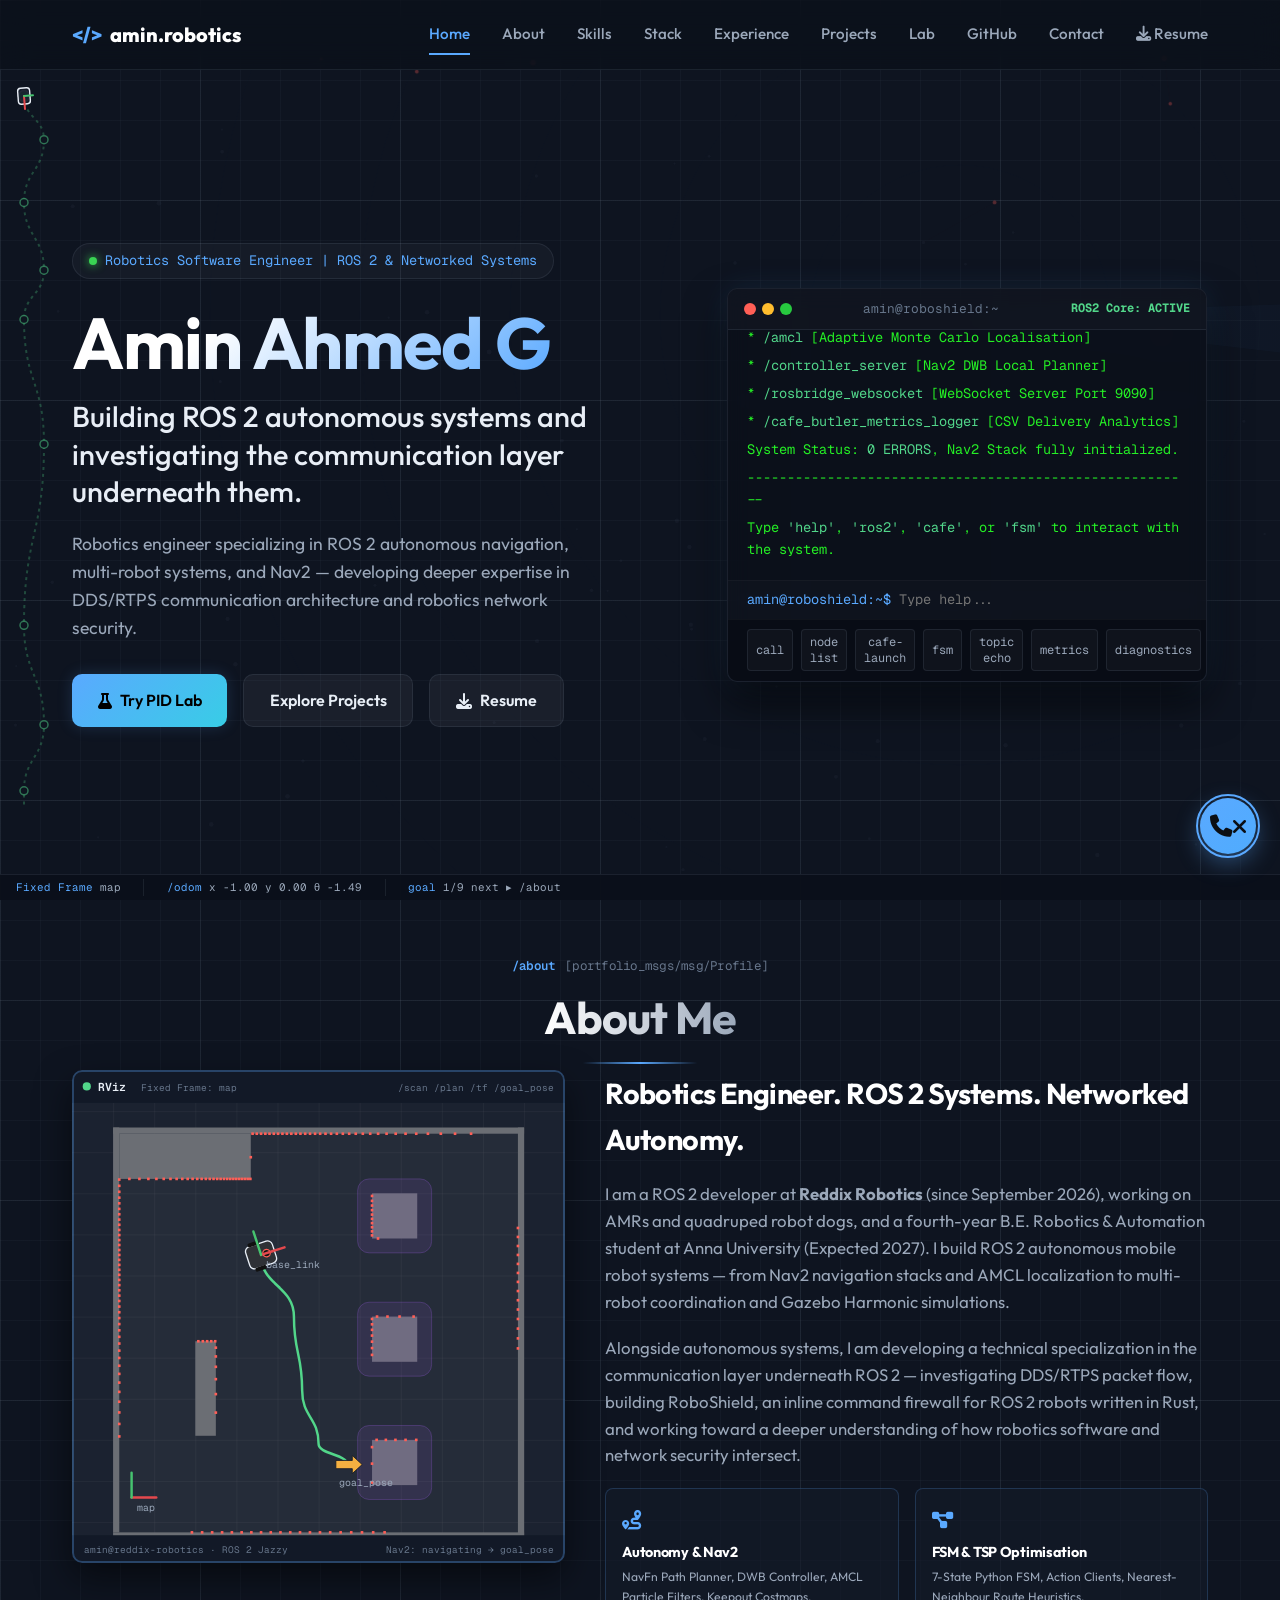
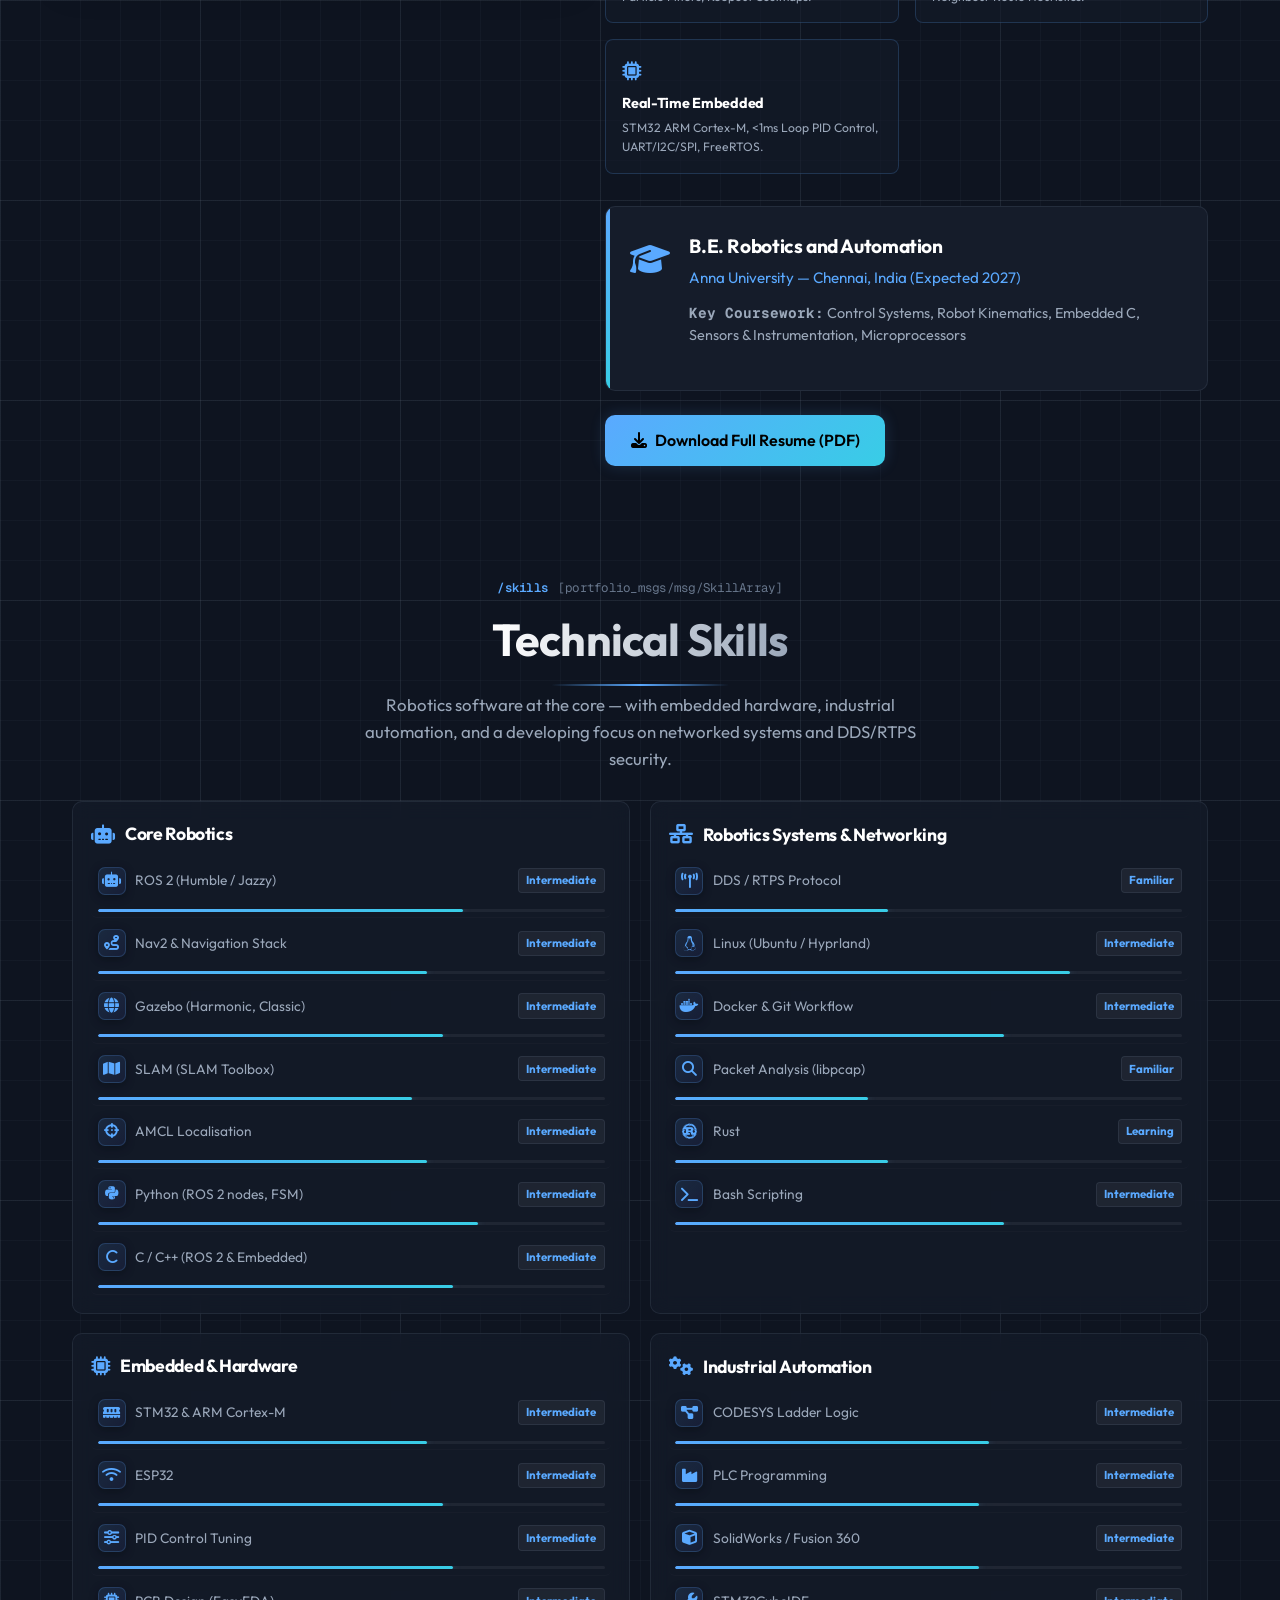
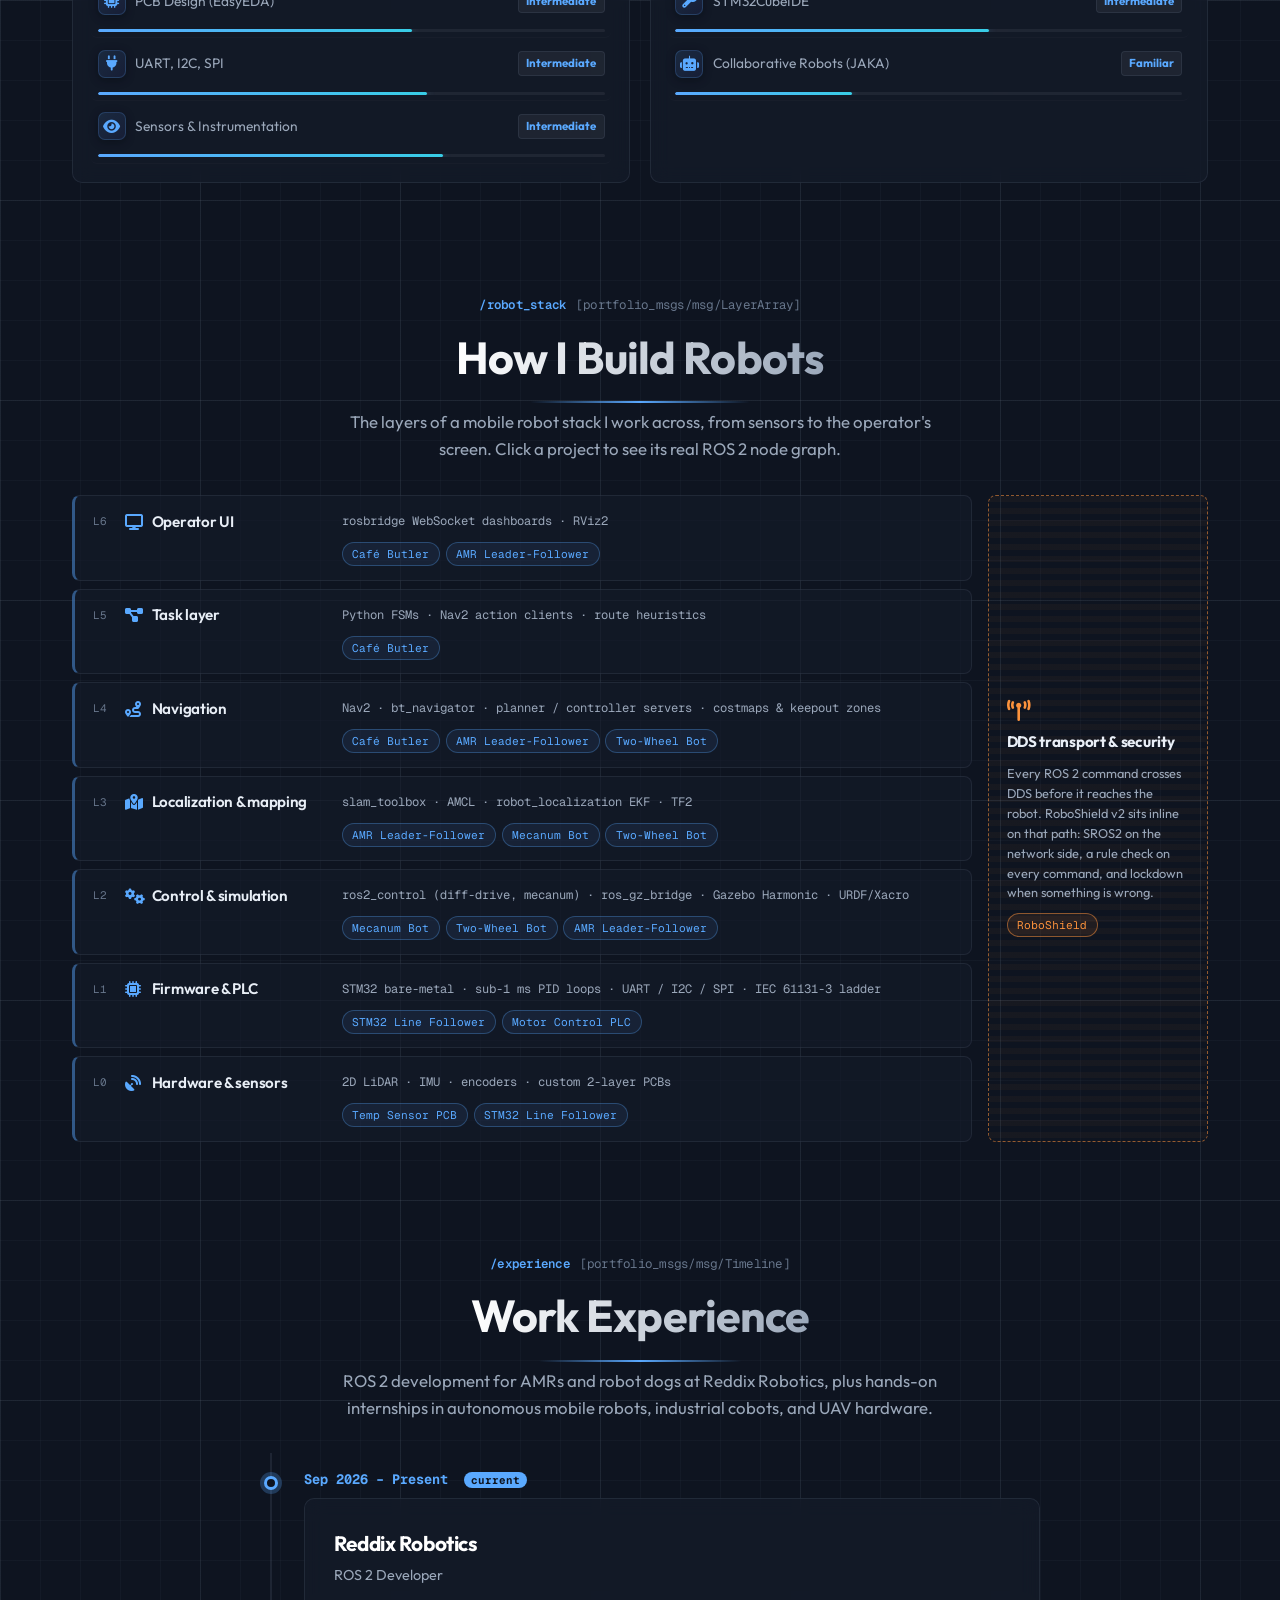
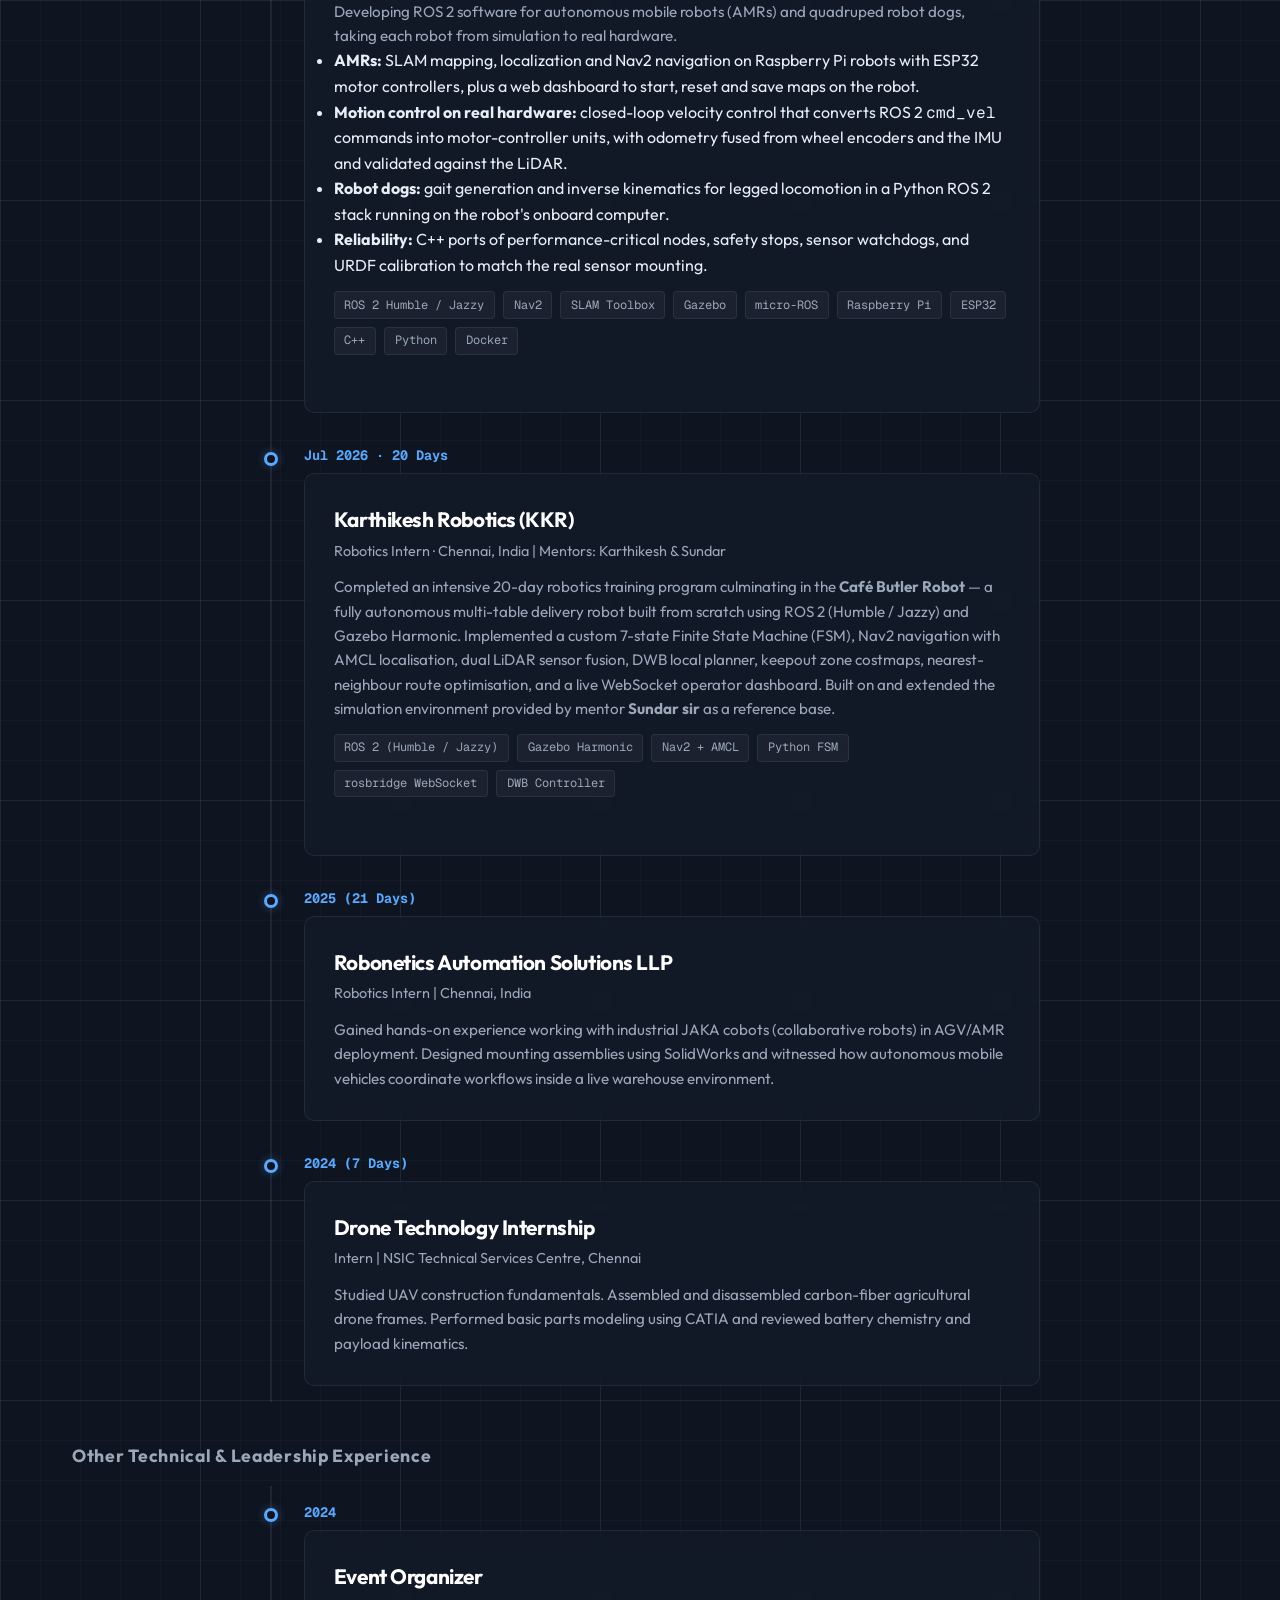
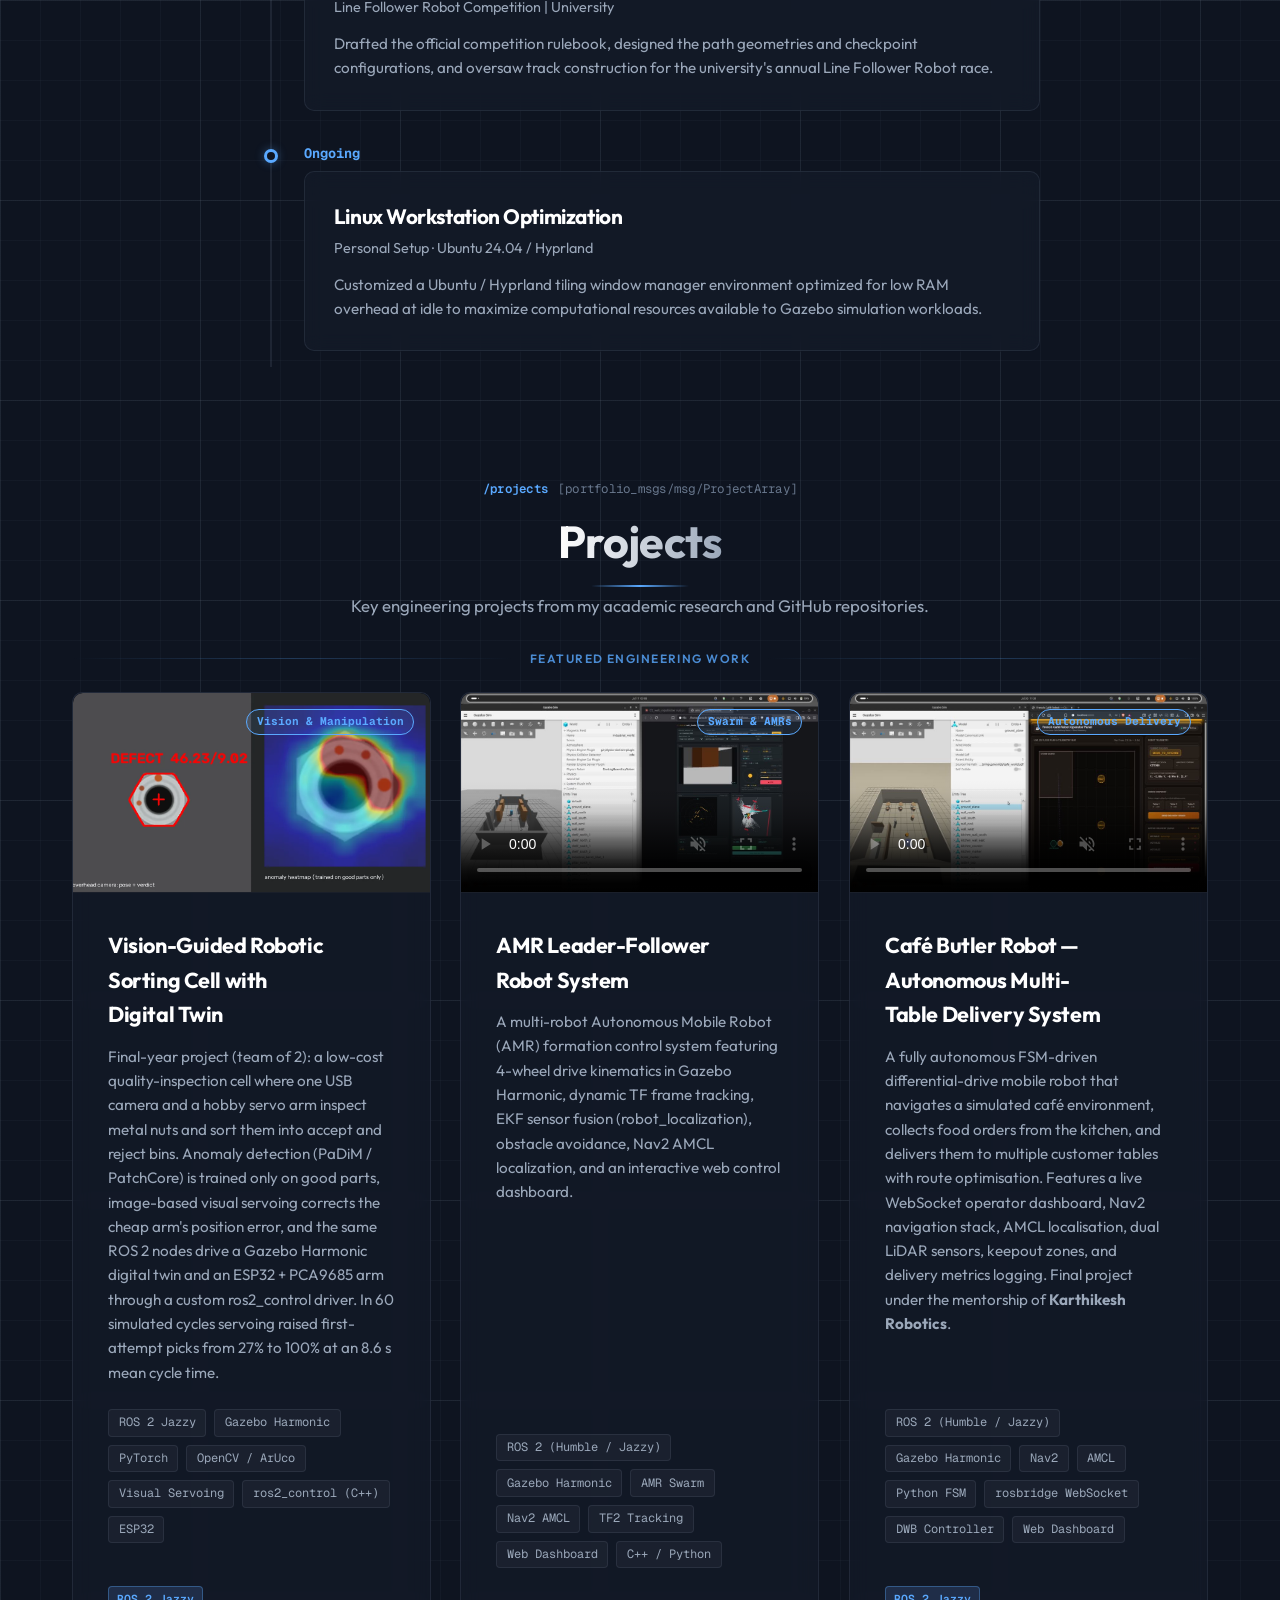
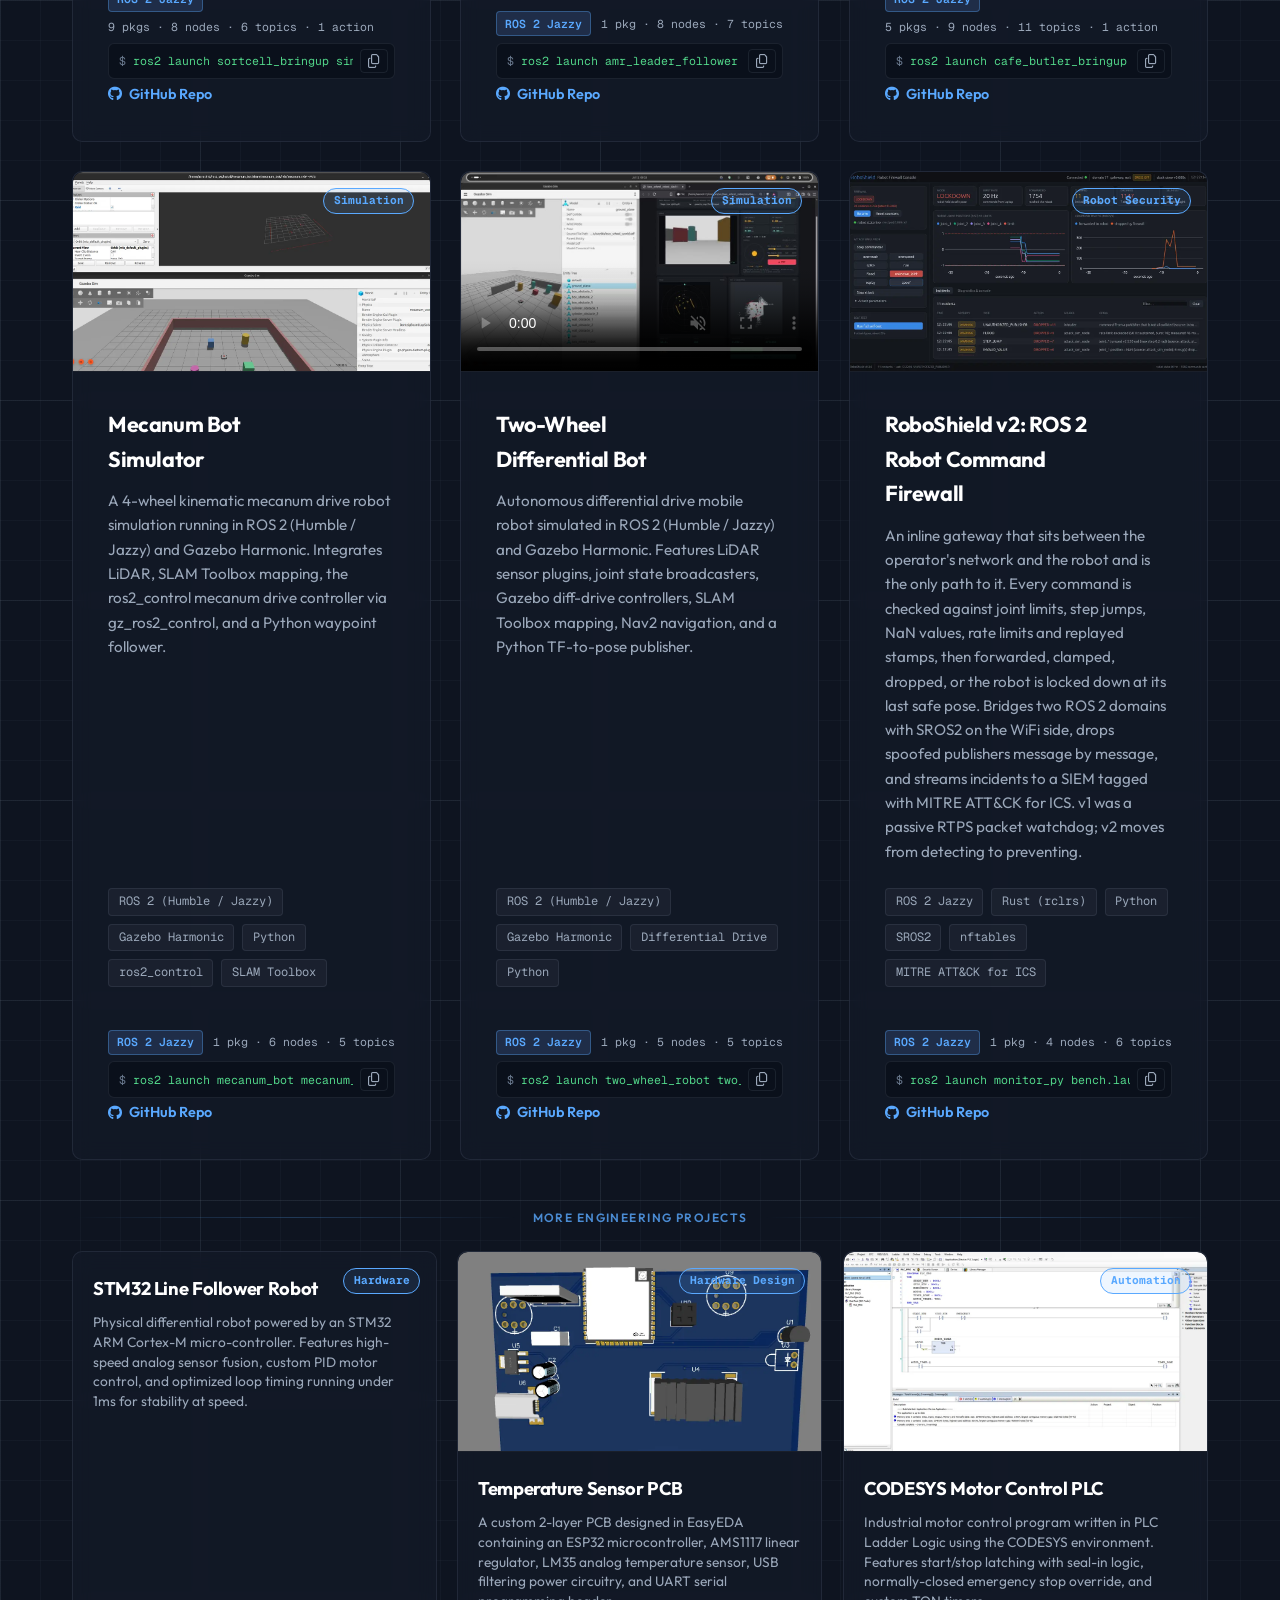
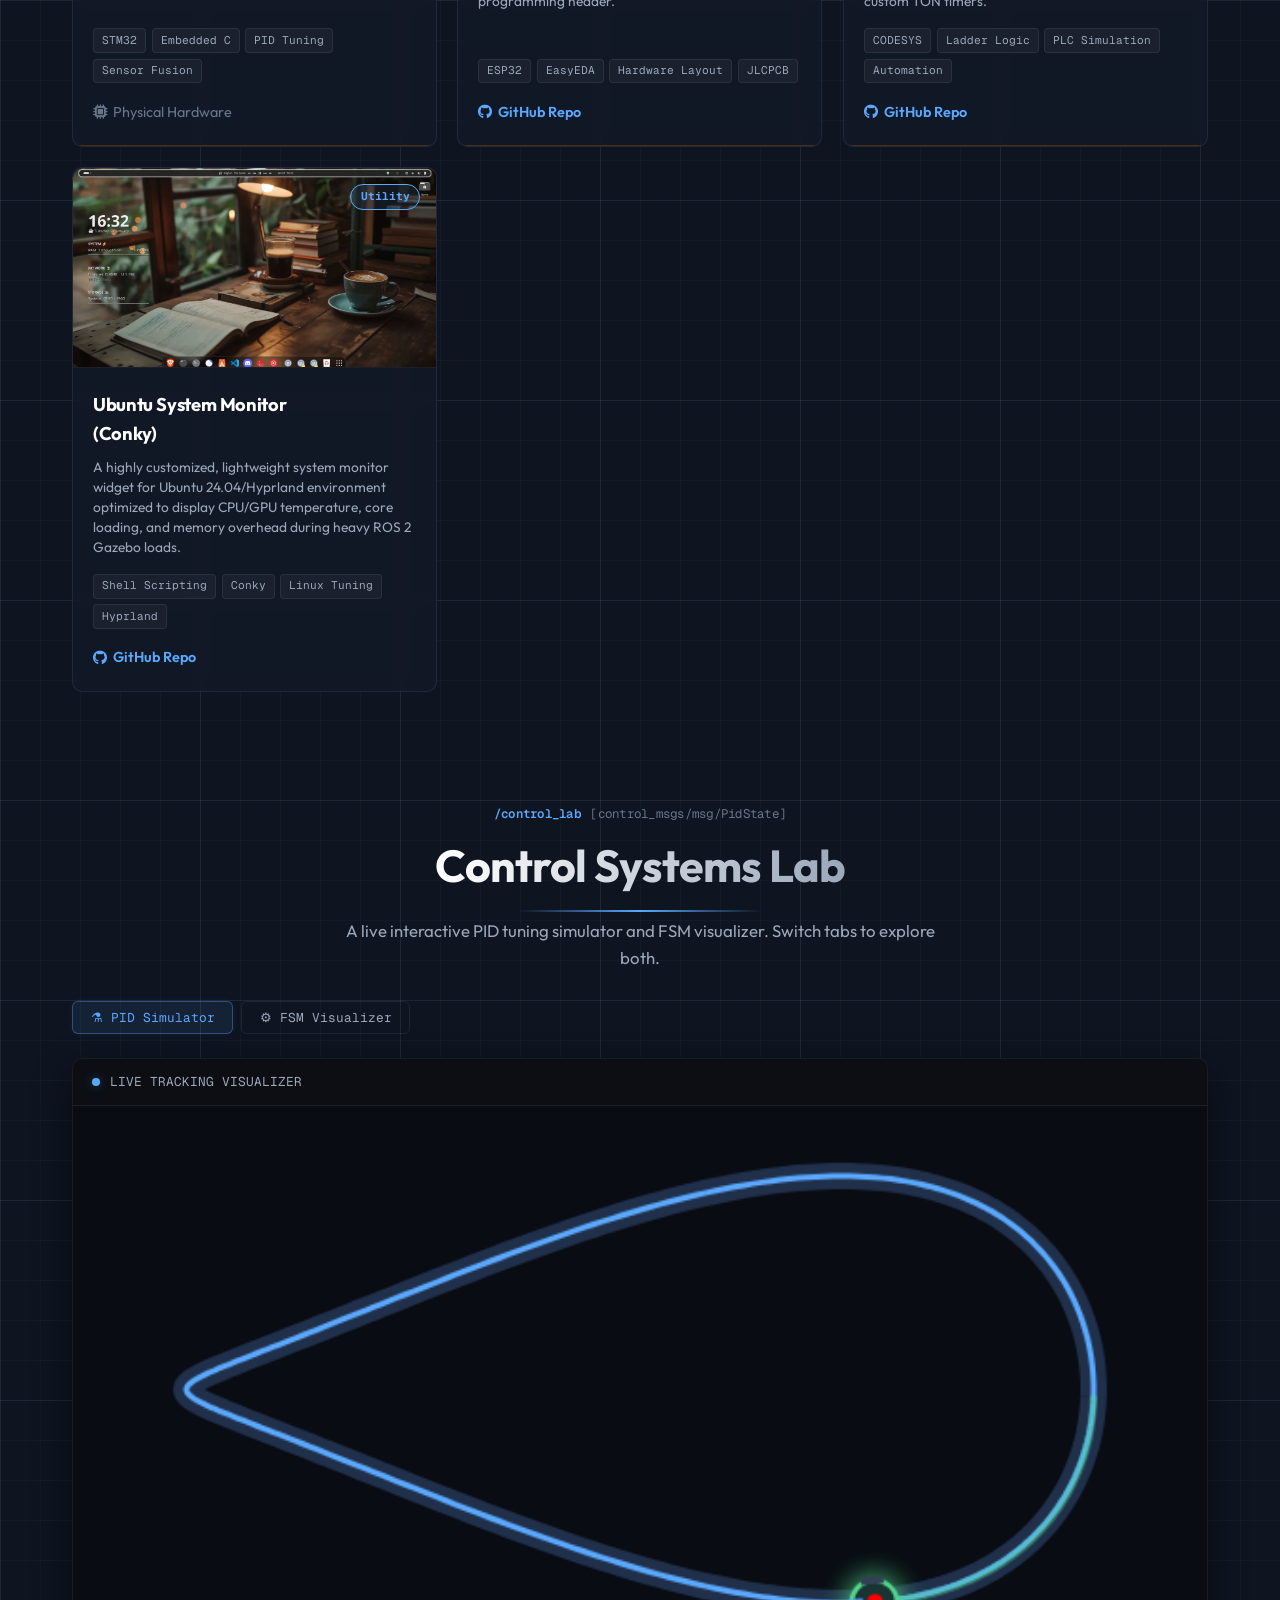
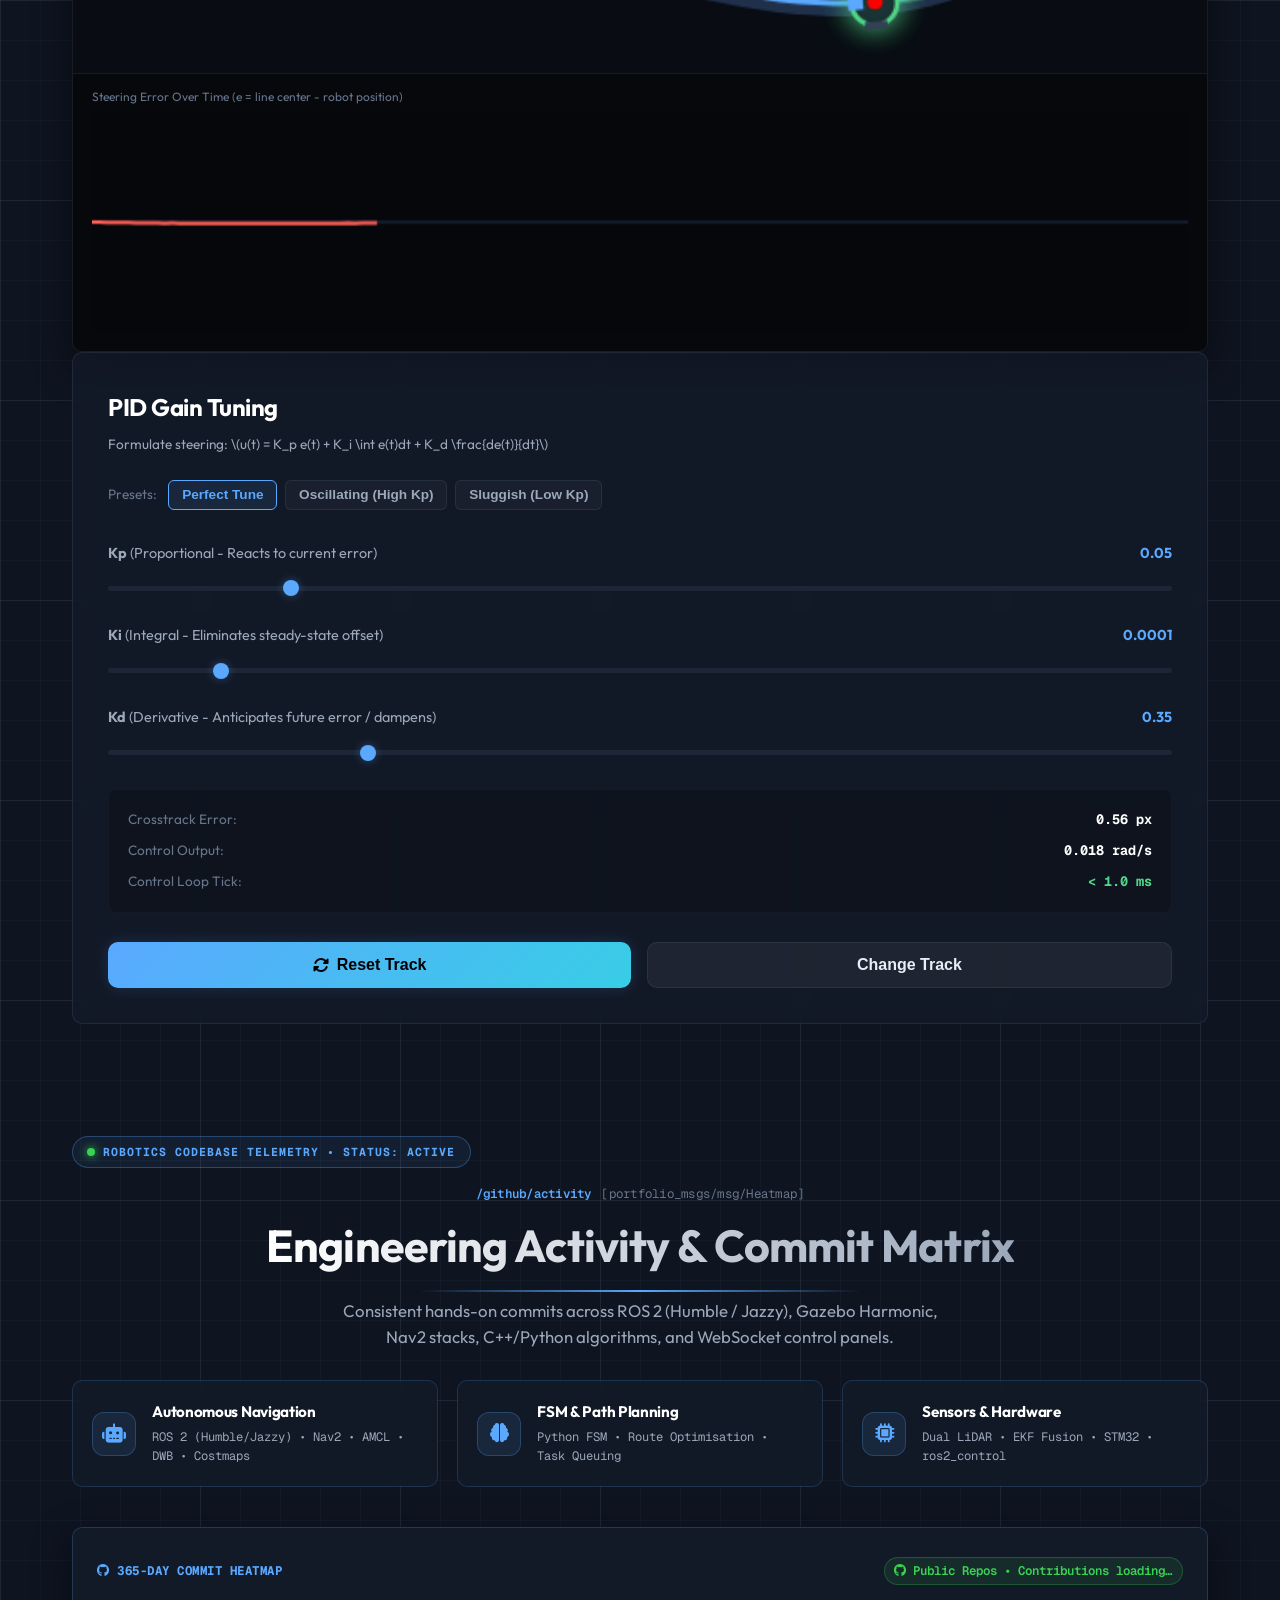
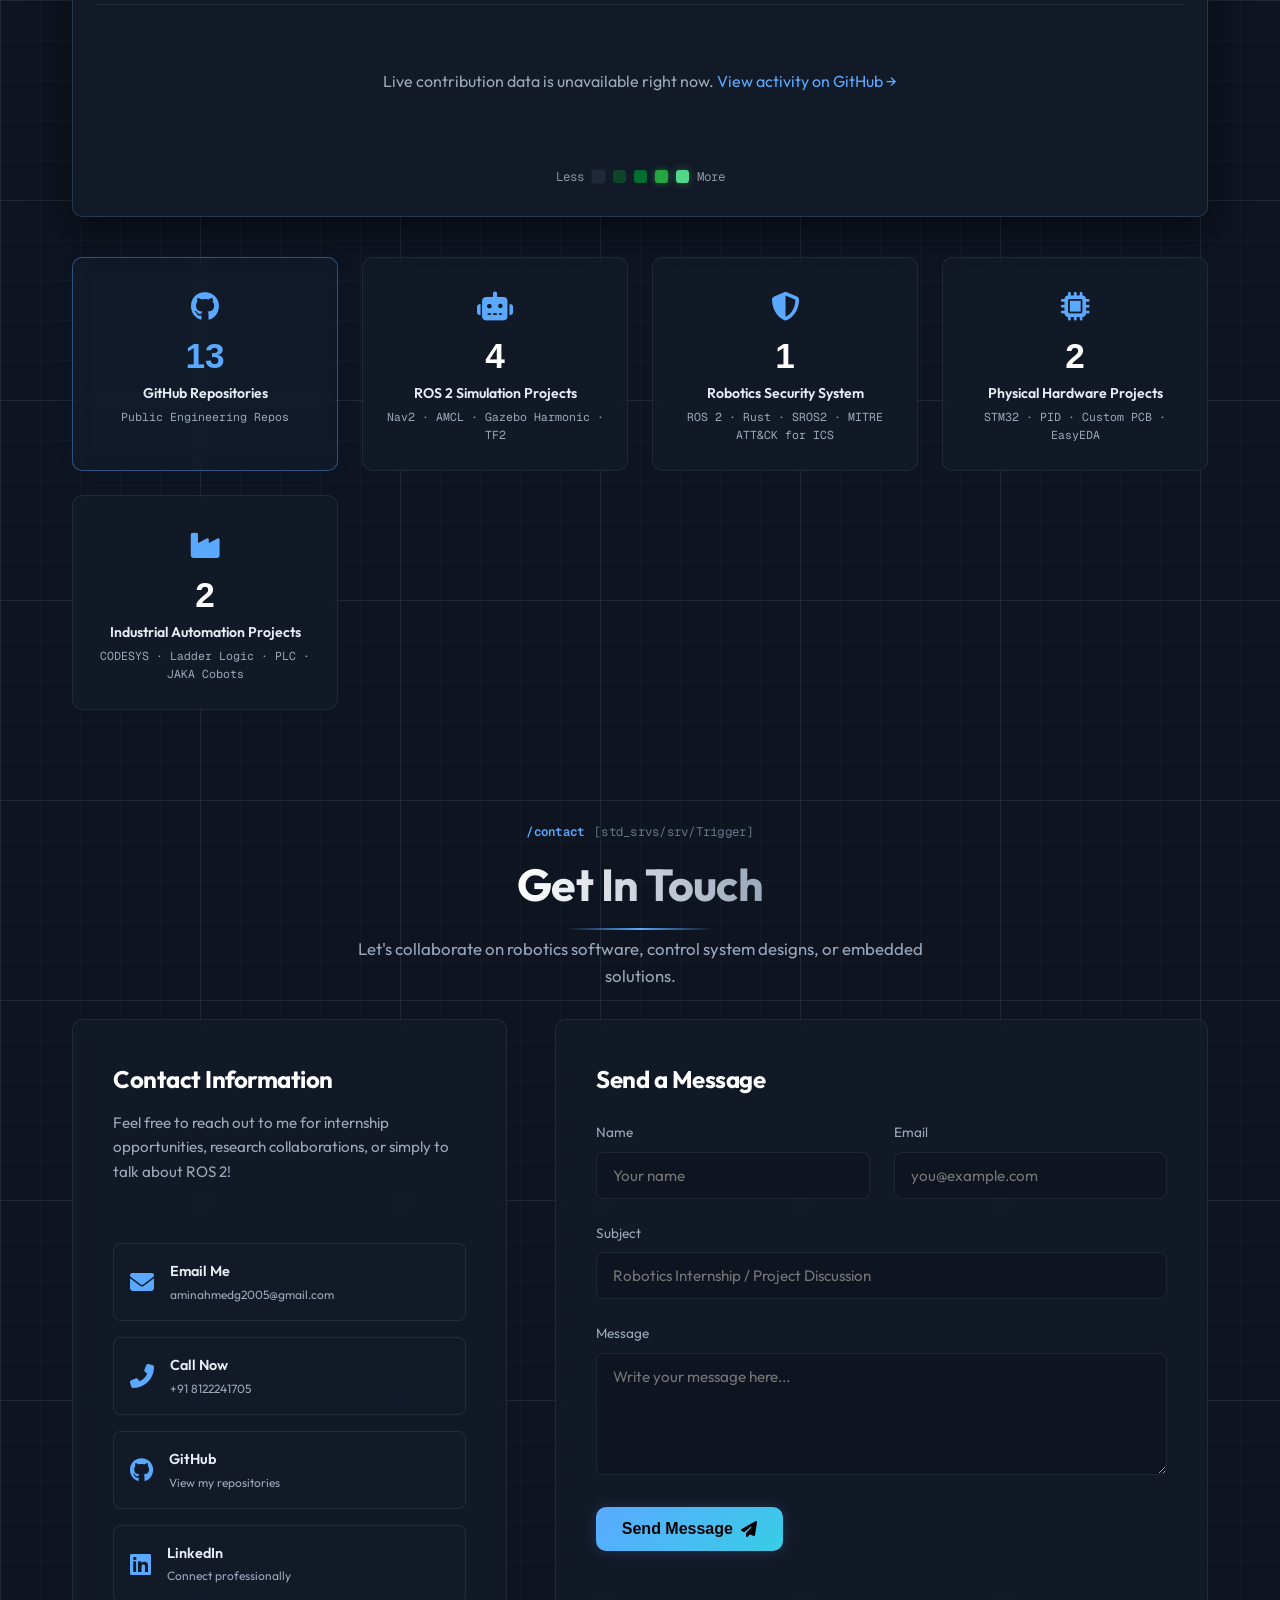
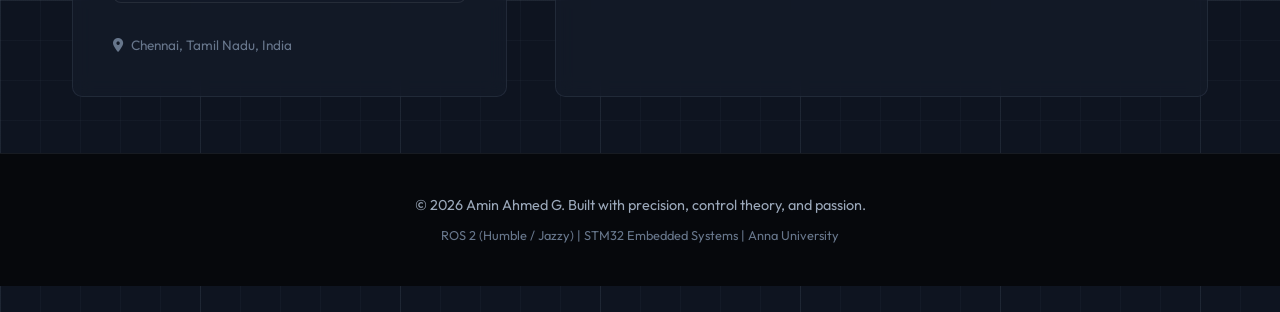
<file: index.html>
<!DOCTYPE html>
<html lang="en">
<head>
  <meta charset="UTF-8">
  <meta name="viewport" content="width=device-width, initial-scale=1.0">
  <title>Amin Ahmed G | Robotics Software Engineer | ROS 2 &amp; Networked Systems</title>
  <meta name="description" content="Portfolio of Amin Ahmed G - Robotics Software Engineer specializing in ROS 2 autonomous systems, Nav2, multi-robot systems, and developing expertise in DDS/RTPS communication and robotics network security. B.E. Robotics &amp; Automation, Anna University.">
  
  <!-- SEO & Open Graph -->
  <meta property="og:title" content="Amin Ahmed G | Robotics Software Engineer | ROS 2 &amp; Networked Systems">
  <meta property="og:description" content="Robotics Software Engineer specializing in ROS 2 autonomous systems, Nav2, and DDS/RTPS communication &amp; security layers.">
  <meta property="og:type" content="website">
  <meta property="og:url" content="https://amin-ahmed-g.github.io/Protofolio/">
  <meta property="og:image" content="https://amin-ahmed-g.github.io/Protofolio/images/og_preview.jpg">
  <meta name="twitter:card" content="summary_large_image">
  <meta property="og:image:width" content="1200">
  <meta property="og:image:height" content="670">
  <link rel="canonical" href="https://amin-ahmed-g.github.io/Protofolio/">
  <meta name="theme-color" content="#0e1420">
  <script type="application/ld+json">
  {
    "@context": "https://schema.org",
    "@type": "Person",
    "name": "Amin Ahmed G",
    "jobTitle": "ROS 2 Developer",
    "worksFor": { "@type": "Organization", "name": "Reddix Robotics" },
    "url": "https://amin-ahmed-g.github.io/Protofolio/",
    "alumniOf": { "@type": "CollegeOrUniversity", "name": "Anna University" },
    "address": { "@type": "PostalAddress", "addressLocality": "Chennai", "addressCountry": "IN" },
    "knowsAbout": ["ROS 2", "Nav2", "Gazebo", "SLAM", "DDS/RTPS", "STM32", "PID control", "C++", "Python", "Rust", "Computer vision", "Anomaly detection", "Visual servoing", "MoveIt 2"],
    "sameAs": ["https://github.com/Amin-Ahmed-G", "https://www.linkedin.com/in/amin-ahmed-g/"]
  }
  </script>
  
  <!-- Favicon -->
  <link rel="icon" type="image/svg+xml" href="favicon.svg">
  
  <!-- Fonts -->
  <link rel="preconnect" href="https://fonts.googleapis.com">
  <link rel="preconnect" href="https://fonts.gstatic.com" crossorigin>
  <link href="https://fonts.googleapis.com/css2?family=Geist+Mono:wght@300;400;600;700&family=Outfit:wght@300;400;500;600;700;800&display=swap" rel="stylesheet">
  
  <!-- Stylesheets -->
  <link rel="stylesheet" href="styles.css?v=45b59cda">
  
  <!-- FontAwesome for custom icons -->
  <link rel="stylesheet" href="https://cdnjs.cloudflare.com/ajax/libs/font-awesome/6.4.0/css/all.min.css">
</head>
<body class="dark-theme">
  <!-- Interactive Lidar Point Cloud Background Canvas -->
  <canvas id="lidar-bg-canvas"></canvas>

  <!-- Navigation -->
  <header class="navbar" id="main-nav">
    <div class="nav-container">
      <a href="#home" class="logo">
        <span class="logo-icon">&lt;/&gt;</span>
        <span class="logo-text">amin.robotics</span>
      </a>
      <button class="nav-toggle" id="nav-toggle-btn" aria-label="Toggle navigation menu">
        <span class="bar"></span>
        <span class="bar"></span>
        <span class="bar"></span>
      </button>
      <nav class="nav-menu" id="nav-menu-list">
        <a href="#home" class="nav-link active">Home</a>
        <a href="#about" class="nav-link">About</a>
        <a href="#skills" class="nav-link">Skills</a>
        <a href="#architecture" class="nav-link">Stack</a>
        <a href="#experience" class="nav-link">Experience</a>
        <a href="#projects" class="nav-link">Projects</a>
        <a href="#pid-lab" class="nav-link">Lab</a>
        <a href="#github" class="nav-link">GitHub</a>
        <a href="#contact" class="nav-link">Contact</a>
        <a href="resume.pdf" download class="nav-link"><i class="fa-solid fa-download"></i> Resume</a>
      </nav>
    </div>
  </header>

  <main>
    <!-- Hero Section -->
    <section id="home" class="hero-section">
      <div class="hero-container">
        <div class="hero-content">
          <div class="badge">
            <span class="pulse-dot"></span> Robotics Software Engineer | ROS 2 &amp; Networked Systems
          </div>
          <h1>Amin Ahmed G</h1>
          <p class="tagline">Building ROS 2 autonomous systems and investigating the communication layer underneath them.</p>
          <p class="hero-description">
            Robotics engineer specializing in ROS 2 autonomous navigation, multi-robot systems, and Nav2 — developing deeper expertise in DDS/RTPS communication architecture and robotics network security.
          </p>
          <div class="hero-ctas">
            <a href="#pid-lab" class="btn btn-primary"><i class="fa-solid fa-flask"></i> Try PID Lab</a>
            <a href="#projects" class="btn btn-secondary">Explore Projects</a>
            <a href="resume.pdf" download class="btn btn-secondary"><i class="fa-solid fa-download"></i> Resume</a>
          </div>
        </div>
        
        <!-- Interactive Terminal -->
        <div class="hero-terminal">
          <div class="terminal-window" id="interactive-terminal">
            <div class="terminal-header">
              <div class="window-buttons">
                <span class="win-btn close"></span>
                <span class="win-btn minimize"></span>
                <span class="win-btn maximize"></span>
              </div>
              <div class="terminal-title">amin@roboshield:~</div>
              <div class="terminal-status">ROS2 Core: ACTIVE</div>
            </div>
            <div class="terminal-body" id="terminal-screen">
              <!-- Animated terminal text will load here -->
            </div>
            <div class="terminal-input-line">
              <span class="prompt">amin@roboshield:~$</span>
              <input type="text" id="terminal-input" autocomplete="off" placeholder="Type help..." aria-label="Terminal input command">
            </div>
                        <div class="terminal-presets">
              <button class="preset-cmd-btn" data-cmd="call">call</button>
              <button class="preset-cmd-btn" data-cmd="ros2 node list">node list</button>
              <button class="preset-cmd-btn" data-cmd="cafe-launch">cafe-launch</button>
              <button class="preset-cmd-btn" data-cmd="fsm">fsm</button>
              <button class="preset-cmd-btn" data-cmd="ros2 topic echo /scan">topic echo</button>
              <button class="preset-cmd-btn" data-cmd="metrics">metrics</button>
              <button class="preset-cmd-btn" data-cmd="diagnostics">diagnostics</button>
              <button class="preset-cmd-btn" data-cmd="contact">contact</button>
              <button class="preset-cmd-btn" data-cmd="clear">clear</button>
            </div>
          </div>
        </div>
      </div>
    </section>

    <!-- About Section -->
    <section id="about" class="about-section scroll-reveal">
      <div class="section-container">
        <p class="section-topic" aria-hidden="true"><span class="topic-name">/about</span><span class="topic-type">portfolio_msgs/msg/Profile</span></p>
        <h2 class="section-title">About Me</h2>
        <div class="about-grid">
          <div class="about-image-wrapper">
            <svg class="about-rviz" viewBox="0 0 600 600" xmlns="http://www.w3.org/2000/svg" role="img" aria-labelledby="about-rviz-title about-rviz-desc">
<title id="about-rviz-title">RViz view of a mobile robot navigating a café map</title>
<desc id="about-rviz-desc">Top-down RViz-style scene: an occupancy map of a room with a kitchen counter and three tables, a differential-drive robot with TF axes, its LiDAR scan hitting the walls and tables, and a green Nav2 plan to a goal pose.</desc>
<defs><pattern id="rv-grid" width="50" height="50" patternUnits="userSpaceOnUse"><path d="M50 0H0V50" fill="none" class="rv-grid-line"/></pattern><clipPath id="rv-view"><rect x="0" y="40" width="600" height="560"/></clipPath></defs>
<rect width="600" height="600" class="rv-bg"/>
<g clip-path="url(#rv-view)">
<rect x="0" y="40" width="600" height="560" fill="url(#rv-grid)"/>
<rect x="50" y="70" width="500.0" height="500.0" class="rv-free"/>
<rect x="50.0" y="70.0" width="500.0" height="7.5" class="rv-occ"/>
<rect x="50.0" y="562.5" width="500.0" height="7.5" class="rv-occ"/>
<rect x="50.0" y="70.0" width="7.5" height="492.5" class="rv-occ"/>
<rect x="542.5" y="70.0" width="7.5" height="500.0" class="rv-occ"/>
<rect x="57.5" y="77.5" width="160.0" height="55.0" class="rv-occ"/>
<rect x="365.0" y="150.0" width="55.0" height="55.0" class="rv-occ"/>
<rect x="365.0" y="300.0" width="55.0" height="55.0" class="rv-occ"/>
<rect x="365.0" y="450.0" width="55.0" height="55.0" class="rv-occ"/>
<rect x="150.0" y="330.0" width="25.0" height="115.0" class="rv-occ"/>
<rect x="347.5" y="132.5" width="90.0" height="90.0" rx="14" class="rv-inflate"/>
<rect x="347.5" y="282.5" width="90.0" height="90.0" rx="14" class="rv-inflate"/>
<rect x="347.5" y="432.5" width="90.0" height="90.0" rx="14" class="rv-inflate"/>
<path d="M230.0,225.0 C230.0,262.5 270.0,262.5 270.0,300.0 C270.0,345.0 280.0,345.0 280.0,390.0 C280.0,422.5 300.0,422.5 300.0,455.0 C300.0,467.5 335.0,467.5 335.0,480.0" class="rv-plan" pathLength="100"/>
<g class="rv-scan"><rect x="363.4" y="179.5" width="3.2" height="3.2"/><rect x="363.4" y="184.7" width="3.2" height="3.2"/><rect x="363.4" y="189.7" width="3.2" height="3.2"/><rect x="363.4" y="194.7" width="3.2" height="3.2"/><rect x="363.4" y="199.6" width="3.2" height="3.2"/><rect x="370.7" y="203.4" width="3.2" height="3.2"/><rect x="540.9" y="190.6" width="3.2" height="3.2"/><rect x="540.9" y="201.5" width="3.2" height="3.2"/><rect x="540.9" y="212.5" width="3.2" height="3.2"/><rect x="540.9" y="223.4" width="3.2" height="3.2"/><rect x="540.9" y="234.3" width="3.2" height="3.2"/><rect x="540.9" y="245.3" width="3.2" height="3.2"/><rect x="540.9" y="256.2" width="3.2" height="3.2"/><rect x="540.9" y="267.3" width="3.2" height="3.2"/><rect x="540.9" y="278.5" width="3.2" height="3.2"/><rect x="540.9" y="289.8" width="3.2" height="3.2"/><rect x="540.9" y="301.3" width="3.2" height="3.2"/><rect x="540.9" y="313.0" width="3.2" height="3.2"/><rect x="540.9" y="324.9" width="3.2" height="3.2"/><rect x="540.9" y="337.1" width="3.2" height="3.2"/><rect x="414.0" y="298.4" width="3.2" height="3.2"/><rect x="396.9" y="298.4" width="3.2" height="3.2"/><rect x="382.2" y="298.4" width="3.2" height="3.2"/><rect x="369.5" y="298.4" width="3.2" height="3.2"/><rect x="363.4" y="301.3" width="3.2" height="3.2"/><rect x="363.4" y="307.8" width="3.2" height="3.2"/><rect x="363.4" y="314.5" width="3.2" height="3.2"/><rect x="363.4" y="321.5" width="3.2" height="3.2"/><rect x="363.4" y="328.9" width="3.2" height="3.2"/><rect x="363.4" y="336.7" width="3.2" height="3.2"/><rect x="363.4" y="345.0" width="3.2" height="3.2"/><rect x="417.2" y="448.4" width="3.2" height="3.2"/><rect x="404.2" y="448.4" width="3.2" height="3.2"/><rect x="391.9" y="448.4" width="3.2" height="3.2"/><rect x="380.2" y="448.4" width="3.2" height="3.2"/><rect x="369.0" y="448.4" width="3.2" height="3.2"/><rect x="363.4" y="457.2" width="3.2" height="3.2"/><rect x="363.4" y="477.3" width="3.2" height="3.2"/><rect x="363.4" y="500.2" width="3.2" height="3.2"/><rect x="378.7" y="560.9" width="3.2" height="3.2"/><rect x="364.8" y="560.9" width="3.2" height="3.2"/><rect x="351.2" y="560.9" width="3.2" height="3.2"/><rect x="338.1" y="560.9" width="3.2" height="3.2"/><rect x="325.2" y="560.9" width="3.2" height="3.2"/><rect x="312.5" y="560.9" width="3.2" height="3.2"/><rect x="300.1" y="560.9" width="3.2" height="3.2"/><rect x="287.9" y="560.9" width="3.2" height="3.2"/><rect x="275.8" y="560.9" width="3.2" height="3.2"/><rect x="263.9" y="560.9" width="3.2" height="3.2"/><rect x="252.0" y="560.9" width="3.2" height="3.2"/><rect x="240.2" y="560.9" width="3.2" height="3.2"/><rect x="228.4" y="560.9" width="3.2" height="3.2"/><rect x="216.6" y="560.9" width="3.2" height="3.2"/><rect x="204.8" y="560.9" width="3.2" height="3.2"/><rect x="192.9" y="560.9" width="3.2" height="3.2"/><rect x="181.0" y="560.9" width="3.2" height="3.2"/><rect x="168.9" y="560.9" width="3.2" height="3.2"/><rect x="156.7" y="560.9" width="3.2" height="3.2"/><rect x="144.3" y="560.9" width="3.2" height="3.2"/><rect x="173.4" y="415.2" width="3.2" height="3.2"/><rect x="173.4" y="392.7" width="3.2" height="3.2"/><rect x="173.4" y="374.5" width="3.2" height="3.2"/><rect x="173.4" y="359.5" width="3.2" height="3.2"/><rect x="173.4" y="346.9" width="3.2" height="3.2"/><rect x="173.4" y="336.2" width="3.2" height="3.2"/><rect x="172.6" y="328.4" width="3.2" height="3.2"/><rect x="167.8" y="328.4" width="3.2" height="3.2"/><rect x="162.8" y="328.4" width="3.2" height="3.2"/><rect x="157.6" y="328.4" width="3.2" height="3.2"/><rect x="152.1" y="328.4" width="3.2" height="3.2"/><rect x="55.9" y="444.2" width="3.2" height="3.2"/><rect x="55.9" y="429.0" width="3.2" height="3.2"/><rect x="55.9" y="415.0" width="3.2" height="3.2"/><rect x="55.9" y="402.0" width="3.2" height="3.2"/><rect x="55.9" y="390.0" width="3.2" height="3.2"/><rect x="55.9" y="378.7" width="3.2" height="3.2"/><rect x="55.9" y="368.1" width="3.2" height="3.2"/><rect x="55.9" y="358.2" width="3.2" height="3.2"/><rect x="55.9" y="348.7" width="3.2" height="3.2"/><rect x="55.9" y="339.8" width="3.2" height="3.2"/><rect x="55.9" y="331.2" width="3.2" height="3.2"/><rect x="55.9" y="323.0" width="3.2" height="3.2"/><rect x="55.9" y="315.1" width="3.2" height="3.2"/><rect x="55.9" y="307.5" width="3.2" height="3.2"/><rect x="55.9" y="300.2" width="3.2" height="3.2"/><rect x="55.9" y="293.1" width="3.2" height="3.2"/><rect x="55.9" y="286.2" width="3.2" height="3.2"/><rect x="55.9" y="279.4" width="3.2" height="3.2"/><rect x="55.9" y="272.9" width="3.2" height="3.2"/><rect x="55.9" y="266.4" width="3.2" height="3.2"/><rect x="55.9" y="260.1" width="3.2" height="3.2"/><rect x="55.9" y="253.8" width="3.2" height="3.2"/><rect x="55.9" y="247.6" width="3.2" height="3.2"/><rect x="55.9" y="241.5" width="3.2" height="3.2"/><rect x="55.9" y="235.5" width="3.2" height="3.2"/><rect x="55.9" y="229.4" width="3.2" height="3.2"/><rect x="55.9" y="223.4" width="3.2" height="3.2"/><rect x="55.9" y="217.4" width="3.2" height="3.2"/><rect x="55.9" y="211.3" width="3.2" height="3.2"/><rect x="55.9" y="205.3" width="3.2" height="3.2"/><rect x="55.9" y="199.2" width="3.2" height="3.2"/><rect x="55.9" y="193.0" width="3.2" height="3.2"/><rect x="55.9" y="186.7" width="3.2" height="3.2"/><rect x="55.9" y="180.4" width="3.2" height="3.2"/><rect x="55.9" y="173.9" width="3.2" height="3.2"/><rect x="55.9" y="167.4" width="3.2" height="3.2"/><rect x="55.9" y="160.6" width="3.2" height="3.2"/><rect x="55.9" y="153.7" width="3.2" height="3.2"/><rect x="55.9" y="146.6" width="3.2" height="3.2"/><rect x="55.9" y="139.3" width="3.2" height="3.2"/><rect x="55.9" y="131.7" width="3.2" height="3.2"/><rect x="68.2" y="130.9" width="3.2" height="3.2"/><rect x="80.4" y="130.9" width="3.2" height="3.2"/><rect x="91.3" y="130.9" width="3.2" height="3.2"/><rect x="101.1" y="130.9" width="3.2" height="3.2"/><rect x="110.0" y="130.9" width="3.2" height="3.2"/><rect x="118.2" y="130.9" width="3.2" height="3.2"/><rect x="125.7" y="130.9" width="3.2" height="3.2"/><rect x="132.6" y="130.9" width="3.2" height="3.2"/><rect x="139.1" y="130.9" width="3.2" height="3.2"/><rect x="145.1" y="130.9" width="3.2" height="3.2"/><rect x="150.8" y="130.9" width="3.2" height="3.2"/><rect x="156.1" y="130.9" width="3.2" height="3.2"/><rect x="161.2" y="130.9" width="3.2" height="3.2"/><rect x="166.0" y="130.9" width="3.2" height="3.2"/><rect x="170.6" y="130.9" width="3.2" height="3.2"/><rect x="175.0" y="130.9" width="3.2" height="3.2"/><rect x="179.2" y="130.9" width="3.2" height="3.2"/><rect x="183.3" y="130.9" width="3.2" height="3.2"/><rect x="187.2" y="130.9" width="3.2" height="3.2"/><rect x="191.0" y="130.9" width="3.2" height="3.2"/><rect x="194.7" y="130.9" width="3.2" height="3.2"/><rect x="198.3" y="130.9" width="3.2" height="3.2"/><rect x="201.9" y="130.9" width="3.2" height="3.2"/><rect x="205.3" y="130.9" width="3.2" height="3.2"/><rect x="208.7" y="130.9" width="3.2" height="3.2"/><rect x="212.1" y="130.9" width="3.2" height="3.2"/><rect x="215.4" y="130.9" width="3.2" height="3.2"/><rect x="215.9" y="104.5" width="3.2" height="3.2"/><rect x="218.1" y="75.9" width="3.2" height="3.2"/><rect x="223.2" y="75.9" width="3.2" height="3.2"/><rect x="228.4" y="75.9" width="3.2" height="3.2"/><rect x="233.6" y="75.9" width="3.2" height="3.2"/><rect x="238.7" y="75.9" width="3.2" height="3.2"/><rect x="243.9" y="75.9" width="3.2" height="3.2"/><rect x="249.1" y="75.9" width="3.2" height="3.2"/><rect x="254.4" y="75.9" width="3.2" height="3.2"/><rect x="259.8" y="75.9" width="3.2" height="3.2"/><rect x="265.2" y="75.9" width="3.2" height="3.2"/><rect x="270.7" y="75.9" width="3.2" height="3.2"/><rect x="276.3" y="75.9" width="3.2" height="3.2"/><rect x="282.1" y="75.9" width="3.2" height="3.2"/><rect x="288.0" y="75.9" width="3.2" height="3.2"/><rect x="294.1" y="75.9" width="3.2" height="3.2"/><rect x="300.3" y="75.9" width="3.2" height="3.2"/><rect x="306.8" y="75.9" width="3.2" height="3.2"/><rect x="313.6" y="75.9" width="3.2" height="3.2"/><rect x="320.6" y="75.9" width="3.2" height="3.2"/><rect x="327.9" y="75.9" width="3.2" height="3.2"/><rect x="335.6" y="75.9" width="3.2" height="3.2"/><rect x="343.6" y="75.9" width="3.2" height="3.2"/><rect x="352.2" y="75.9" width="3.2" height="3.2"/><rect x="361.2" y="75.9" width="3.2" height="3.2"/><rect x="370.8" y="75.9" width="3.2" height="3.2"/><rect x="381.1" y="75.9" width="3.2" height="3.2"/><rect x="392.2" y="75.9" width="3.2" height="3.2"/><rect x="404.2" y="75.9" width="3.2" height="3.2"/><rect x="417.2" y="75.9" width="3.2" height="3.2"/><rect x="431.4" y="75.9" width="3.2" height="3.2"/><rect x="447.1" y="75.9" width="3.2" height="3.2"/><rect x="464.4" y="75.9" width="3.2" height="3.2"/><rect x="483.9" y="75.9" width="3.2" height="3.2"/><rect x="363.4" y="151.6" width="3.2" height="3.2"/><rect x="363.4" y="157.6" width="3.2" height="3.2"/><rect x="363.4" y="163.3" width="3.2" height="3.2"/><rect x="363.4" y="168.9" width="3.2" height="3.2"/><rect x="363.4" y="174.3" width="3.2" height="3.2"/></g>
<g transform="translate(335.0,480.0) rotate(0)" class="rv-goal"><path d="M-14,-5 L6,-5 L6,-11 L18,0 L6,11 L6,5 L-14,5 z"/></g>
<g class="rv-tf "><line x1="72.5" y1="520.0" x2="102.5" y2="520.0" class="tf-x"/><line x1="72.5" y1="520.0" x2="72.5" y2="490.0" class="tf-y"/><text x="78.5" y="536.0" class="rv-label">map</text></g>
<g transform="translate(230.0,225.0) rotate(-18.0)" class="rv-robot"><rect x="-17" y="-14" width="34" height="28" rx="6"/><rect x="-12" y="-18" width="14" height="5" rx="2" class="rv-wheel"/><rect x="-12" y="13" width="14" height="5" rx="2" class="rv-wheel"/><circle cx="7" cy="0" r="4.5" class="rv-lidar"/></g>
<g class="rv-tf "><line x1="230.0" y1="225.0" x2="258.5" y2="215.7" class="tf-x"/><line x1="230.0" y1="225.0" x2="220.7" y2="196.5" class="tf-y"/><text x="236.0" y="241.0" class="rv-label">base_link</text></g>
<text x="325.0" y="506.0" class="rv-label">goal_pose</text>
</g>
<rect width="600" height="40" class="rv-bar"/>
<circle cx="18" cy="20" r="5" class="rv-dot"/><text x="32" y="25" class="rv-title">RViz</text>
<text x="84" y="25" class="rv-meta">Fixed Frame: map</text>
<text x="586" y="25" class="rv-meta" text-anchor="end">/scan  /plan  /tf  /goal_pose</text>
<rect y="566" width="600" height="34" class="rv-bar"/>
<text x="14" y="588" class="rv-meta">amin@reddix-robotics · ROS 2 Jazzy</text>
<text x="586" y="588" class="rv-meta" text-anchor="end">Nav2: navigating → goal_pose</text>
</svg>
            <div class="image-overlay-border"></div>
          </div>
          <div class="about-text">
            <h3>Robotics Engineer. ROS 2 Systems. Networked Autonomy.</h3>
            <p>
              I am a ROS 2 developer at <strong>Reddix Robotics</strong> (since September 2026), working on AMRs and quadruped robot dogs, and a fourth-year B.E. Robotics &amp; Automation student at Anna University (Expected 2027). I build ROS 2 autonomous mobile robot systems — from Nav2 navigation stacks and AMCL localization to multi-robot coordination and Gazebo Harmonic simulations.
            </p>
            <p>
              Alongside autonomous systems, I am developing a technical specialization in the communication layer underneath ROS 2 — investigating DDS/RTPS packet flow, building RoboShield, an inline command firewall for ROS 2 robots written in Rust, and working toward a deeper understanding of how robotics software and network security intersect.
            </p>

            <div class="about-highlights-grid">
              <div class="highlight-box">
                <div class="highlight-icon"><i class="fa-solid fa-route"></i></div>
                <h4>Autonomy &amp; Nav2</h4>
                <p>NavFn Path Planner, DWB Controller, AMCL Particle Filters, Keepout Costmaps.</p>
              </div>
              <div class="highlight-box">
                <div class="highlight-icon"><i class="fa-solid fa-diagram-project"></i></div>
                <h4>FSM &amp; TSP Optimisation</h4>
                <p>7-State Python FSM, Action Clients, Nearest-Neighbour Route Heuristics.</p>
              </div>
              <div class="highlight-box">
                <div class="highlight-icon"><i class="fa-solid fa-microchip"></i></div>
                <h4>Real-Time Embedded</h4>
                <p>STM32 ARM Cortex-M, &lt;1ms Loop PID Control, UART/I2C/SPI, FreeRTOS.</p>
              </div>
            </div>
            <div class="education-card">
              <div class="edu-icon"><i class="fa-solid fa-graduation-cap"></i></div>
              <div class="edu-details">
                <h4>B.E. Robotics and Automation</h4>
                <p class="school">Anna University — Chennai, India (Expected 2027)</p>
                <p class="coursework"><strong>Key Coursework:</strong> Control Systems, Robot Kinematics, Embedded C, Sensors & Instrumentation, Microprocessors</p>
              </div>
            </div>
            <div class="about-resume-cta">
              <a href="resume.pdf" download class="btn btn-primary"><i class="fa-solid fa-download"></i> Download Full Resume (PDF)</a>
            </div>
          </div>
        </div>
      </div>
    </section>

    <!-- Skills Section -->
    <section id="skills" class="skills-section scroll-reveal">
      <div class="section-container">
        <p class="section-topic" aria-hidden="true"><span class="topic-name">/skills</span><span class="topic-type">portfolio_msgs/msg/SkillArray</span></p>
        <h2 class="section-title">Technical Skills</h2>
        <p class="section-subtitle">Robotics software at the core — with embedded hardware, industrial automation, and a developing focus on networked systems and DDS/RTPS security.</p>
        
        <div class="skills-grid">
          <!-- Core Robotics Card -->
          <div class="skill-card">
            <div class="skill-header">
              <i class="fa-solid fa-robot"></i>
              <h3>Core Robotics</h3>
            </div>
            <ul class="skill-list">
              <li data-tooltip="Middleware, Pub/Sub, Actions & Services — primarily ROS 2 Jazzy" data-skill-id="ros2"><div class="skill-name-wrap"><div class="skill-icon-wrap"><i class="fa-solid fa-robot skill-icon"></i></div><span>ROS 2 (Humble / Jazzy)</span></div><span class="skill-level">Intermediate</span><div class="skill-bar-wrap"><div class="skill-bar-fill" data-pct="72"></div></div></li>
              <li data-tooltip="Nav2 Stack, AMCL & Costmaps" data-skill-id="nav2"><div class="skill-name-wrap"><div class="skill-icon-wrap"><i class="fa-solid fa-route skill-icon"></i></div><span>Nav2 & Navigation Stack</span></div><span class="skill-level">Intermediate</span><div class="skill-bar-wrap"><div class="skill-bar-fill" data-pct="65"></div></div></li>
              <li data-tooltip="Physics World Modeling & SDF Robots" data-skill-id="gazebo"><div class="skill-name-wrap"><div class="skill-icon-wrap"><i class="fa-solid fa-globe skill-icon"></i></div><span>Gazebo (Harmonic, Classic)</span></div><span class="skill-level">Intermediate</span><div class="skill-bar-wrap"><div class="skill-bar-fill" data-pct="68"></div></div></li>
              <li data-tooltip="SLAM Toolbox 2D Mapping" data-skill-id="slam"><div class="skill-name-wrap"><div class="skill-icon-wrap"><i class="fa-solid fa-map skill-icon"></i></div><span>SLAM (SLAM Toolbox)</span></div><span class="skill-level">Intermediate</span><div class="skill-bar-wrap"><div class="skill-bar-fill" data-pct="62"></div></div></li>
              <li data-tooltip="AMCL Particle Filter Localisation" data-skill-id="amcl"><div class="skill-name-wrap"><div class="skill-icon-wrap"><i class="fa-solid fa-crosshairs skill-icon"></i></div><span>AMCL Localisation</span></div><span class="skill-level">Intermediate</span><div class="skill-bar-wrap"><div class="skill-bar-fill" data-pct="65"></div></div></li>
              <li data-tooltip="ROS2 Nodes, FSM & Python Automation" data-skill-id="python"><div class="skill-name-wrap"><div class="skill-icon-wrap"><i class="fa-brands fa-python skill-icon"></i></div><span>Python (ROS 2 nodes, FSM)</span></div><span class="skill-level">Intermediate</span><div class="skill-bar-wrap"><div class="skill-bar-fill" data-pct="75"></div></div></li>
              <li data-tooltip="Modern C++17/20 & Firmware C" data-skill-id="cpp"><div class="skill-name-wrap"><div class="skill-icon-wrap"><i class="fa-solid fa-c skill-icon"></i></div><span>C / C++ (ROS 2 & Embedded)</span></div><span class="skill-level">Intermediate</span><div class="skill-bar-wrap"><div class="skill-bar-fill" data-pct="70"></div></div></li>
            </ul>
          </div>

          <!-- Robotics Systems / Networking Card -->
          <div class="skill-card">
            <div class="skill-header">
              <i class="fa-solid fa-network-wired"></i>
              <h3>Robotics Systems & Networking</h3>
            </div>
            <ul class="skill-list">
              <li data-tooltip="ROS 2 wire-level protocol — DDS pub/sub transport layer" data-skill-id="dds"><div class="skill-name-wrap"><div class="skill-icon-wrap"><i class="fa-solid fa-tower-broadcast skill-icon"></i></div><span>DDS / RTPS Protocol</span></div><span class="skill-level">Familiar</span><div class="skill-bar-wrap"><div class="skill-bar-fill" data-pct="42"></div></div></li>
              <li data-tooltip="Ubuntu 24.04 & Hyprland Tiling WM" data-skill-id="linux"><div class="skill-name-wrap"><div class="skill-icon-wrap"><i class="fa-brands fa-linux skill-icon"></i></div><span>Linux (Ubuntu / Hyprland)</span></div><span class="skill-level">Intermediate</span><div class="skill-bar-wrap"><div class="skill-bar-fill" data-pct="78"></div></div></li>
              <li data-tooltip="Containers & Version Control" data-skill-id="docker"><div class="skill-name-wrap"><div class="skill-icon-wrap"><i class="fa-brands fa-docker skill-icon"></i></div><span>Docker & Git Workflow</span></div><span class="skill-level">Intermediate</span><div class="skill-bar-wrap"><div class="skill-bar-fill" data-pct="65"></div></div></li>
              <li data-tooltip="Capture & inspection via libpcap" data-skill-id="pcap"><div class="skill-name-wrap"><div class="skill-icon-wrap"><i class="fa-solid fa-magnifying-glass skill-icon"></i></div><span>Packet Analysis (libpcap)</span></div><span class="skill-level">Familiar</span><div class="skill-bar-wrap"><div class="skill-bar-fill" data-pct="38"></div></div></li>
              <li data-tooltip="Systems Programming & Network Parsers" data-skill-id="rust"><div class="skill-name-wrap"><div class="skill-icon-wrap"><i class="fa-brands fa-rust skill-icon"></i></div><span>Rust</span></div><span class="skill-level">Learning</span><div class="skill-bar-wrap"><div class="skill-bar-fill" data-pct="42"></div></div></li>
              <li data-tooltip="Linux Automation & Deployment Scripts" data-skill-id="bash"><div class="skill-name-wrap"><div class="skill-icon-wrap"><i class="fa-solid fa-terminal skill-icon"></i></div><span>Bash Scripting</span></div><span class="skill-level">Intermediate</span><div class="skill-bar-wrap"><div class="skill-bar-fill" data-pct="65"></div></div></li>
            </ul>
          </div>

          <!-- Embedded & Hardware Card -->
          <div class="skill-card">
            <div class="skill-header">
              <i class="fa-solid fa-microchip"></i>
              <h3>Embedded & Hardware</h3>
            </div>
            <ul class="skill-list">
              <li data-tooltip="ARM Cortex-M Baremetal & FreeRTOS" data-skill-id="stm32"><div class="skill-name-wrap"><div class="skill-icon-wrap"><i class="fa-solid fa-memory skill-icon"></i></div><span>STM32 & ARM Cortex-M</span></div><span class="skill-level">Intermediate</span><div class="skill-bar-wrap"><div class="skill-bar-fill" data-pct="65"></div></div></li>
              <li data-tooltip="IoT Modules & SBCs" data-skill-id="esp32"><div class="skill-name-wrap"><div class="skill-icon-wrap"><i class="fa-solid fa-wifi skill-icon"></i></div><span>ESP32</span></div><span class="skill-level">Intermediate</span><div class="skill-bar-wrap"><div class="skill-bar-fill" data-pct="68"></div></div></li>
              <li data-tooltip="Closed-Loop Motor Feedback & Tuning" data-skill-id="pid"><div class="skill-name-wrap"><div class="skill-icon-wrap"><i class="fa-solid fa-sliders skill-icon"></i></div><span>PID Control Tuning</span></div><span class="skill-level">Intermediate</span><div class="skill-bar-wrap"><div class="skill-bar-fill" data-pct="70"></div></div></li>
              <li data-tooltip="2-Layer PCB Layout & Gerber Export" data-skill-id="easyeda"><div class="skill-name-wrap"><div class="skill-icon-wrap"><i class="fa-solid fa-microchip skill-icon"></i></div><span>PCB Design (EasyEDA)</span></div><span class="skill-level">Intermediate</span><div class="skill-bar-wrap"><div class="skill-bar-fill" data-pct="62"></div></div></li>
              <li data-tooltip="Peripherals & Serial Protocols" data-skill-id="protocols"><div class="skill-name-wrap"><div class="skill-icon-wrap"><i class="fa-solid fa-plug skill-icon"></i></div><span>UART, I2C, SPI</span></div><span class="skill-level">Intermediate</span><div class="skill-bar-wrap"><div class="skill-bar-fill" data-pct="65"></div></div></li>
              <li data-tooltip="LiDAR, IMU & Encoder Integration" data-skill-id="sensors"><div class="skill-name-wrap"><div class="skill-icon-wrap"><i class="fa-solid fa-eye skill-icon"></i></div><span>Sensors & Instrumentation</span></div><span class="skill-level">Intermediate</span><div class="skill-bar-wrap"><div class="skill-bar-fill" data-pct="68"></div></div></li>
            </ul>
          </div>

          <!-- Industrial Automation Card -->
          <div class="skill-card">
            <div class="skill-header">
              <i class="fa-solid fa-gears"></i>
              <h3>Industrial Automation</h3>
            </div>
            <ul class="skill-list">
              <li data-tooltip="Industrial Automation Logic & Safety Interlocks" data-skill-id="codesys"><div class="skill-name-wrap"><div class="skill-icon-wrap"><i class="fa-solid fa-diagram-project skill-icon"></i></div><span>CODESYS Ladder Logic</span></div><span class="skill-level">Intermediate</span><div class="skill-bar-wrap"><div class="skill-bar-fill" data-pct="62"></div></div></li>
              <li data-tooltip="PLC Program Simulation & Testing" data-skill-id="plc"><div class="skill-name-wrap"><div class="skill-icon-wrap"><i class="fa-solid fa-industry skill-icon"></i></div><span>PLC Programming</span></div><span class="skill-level">Intermediate</span><div class="skill-bar-wrap"><div class="skill-bar-fill" data-pct="60"></div></div></li>
              <li data-tooltip="3D Robot CAD Models & Assemblies" data-skill-id="solidworks"><div class="skill-name-wrap"><div class="skill-icon-wrap"><i class="fa-solid fa-cube skill-icon"></i></div><span>SolidWorks / Fusion 360</span></div><span class="skill-level">Intermediate</span><div class="skill-bar-wrap"><div class="skill-bar-fill" data-pct="60"></div></div></li>
              <li data-tooltip="ST-Link Flash & Cube IDE" data-skill-id="stm32ide"><div class="skill-name-wrap"><div class="skill-icon-wrap"><i class="fa-solid fa-wrench skill-icon"></i></div><span>STM32CubeIDE</span></div><span class="skill-level">Intermediate</span><div class="skill-bar-wrap"><div class="skill-bar-fill" data-pct="62"></div></div></li>
              <li data-tooltip="JAKA Cobots & AMR/AGV deployments" data-skill-id="cobots"><div class="skill-name-wrap"><div class="skill-icon-wrap"><i class="fa-solid fa-robot skill-icon"></i></div><span>Collaborative Robots (JAKA)</span></div><span class="skill-level">Familiar</span><div class="skill-bar-wrap"><div class="skill-bar-fill" data-pct="35"></div></div></li>
            </ul>
          </div>
        </div>
      </div>
    </section>

    <!-- Architecture Section -->
    <section id="architecture" class="arch-section scroll-reveal">
      <div class="section-container">
        <p class="section-topic" aria-hidden="true"><span class="topic-name">/robot_stack</span><span class="topic-type">portfolio_msgs/msg/LayerArray</span></p>
        <h2 class="section-title">How I Build Robots</h2>
        <p class="section-subtitle">The layers of a mobile robot stack I work across, from sensors to the operator's screen. Click a project to see its real ROS 2 node graph.</p>
        <div class="arch-grid">
          <ol class="arch-stack" aria-label="Robot software stack, top to bottom">
            <li class="arch-layer">
              <div class="arch-layer-head"><span class="arch-layer-idx">L6</span><i class="fa-solid fa-display"></i><h3>Operator UI</h3></div>
              <p class="arch-tools">rosbridge WebSocket dashboards &middot; RViz2</p>
              <div class="arch-chips"><button type="button" class="arch-chip" data-open-project="cafe-butler">Café Butler</button><button type="button" class="arch-chip" data-open-project="amr-leader-follower">AMR Leader-Follower</button></div>
            </li>
            <li class="arch-layer">
              <div class="arch-layer-head"><span class="arch-layer-idx">L5</span><i class="fa-solid fa-diagram-project"></i><h3>Task layer</h3></div>
              <p class="arch-tools">Python FSMs &middot; Nav2 action clients &middot; route heuristics</p>
              <div class="arch-chips"><button type="button" class="arch-chip" data-open-project="cafe-butler">Café Butler</button></div>
            </li>
            <li class="arch-layer">
              <div class="arch-layer-head"><span class="arch-layer-idx">L4</span><i class="fa-solid fa-route"></i><h3>Navigation</h3></div>
              <p class="arch-tools">Nav2 &middot; bt_navigator &middot; planner / controller servers &middot; costmaps &amp; keepout zones</p>
              <div class="arch-chips"><button type="button" class="arch-chip" data-open-project="cafe-butler">Café Butler</button><button type="button" class="arch-chip" data-open-project="amr-leader-follower">AMR Leader-Follower</button><button type="button" class="arch-chip" data-open-project="two-wheel-bot">Two-Wheel Bot</button></div>
            </li>
            <li class="arch-layer">
              <div class="arch-layer-head"><span class="arch-layer-idx">L3</span><i class="fa-solid fa-map-location-dot"></i><h3>Localization &amp; mapping</h3></div>
              <p class="arch-tools">slam_toolbox &middot; AMCL &middot; robot_localization EKF &middot; TF2</p>
              <div class="arch-chips"><button type="button" class="arch-chip" data-open-project="amr-leader-follower">AMR Leader-Follower</button><button type="button" class="arch-chip" data-open-project="mecanum-bot">Mecanum Bot</button><button type="button" class="arch-chip" data-open-project="two-wheel-bot">Two-Wheel Bot</button></div>
            </li>
            <li class="arch-layer">
              <div class="arch-layer-head"><span class="arch-layer-idx">L2</span><i class="fa-solid fa-gears"></i><h3>Control &amp; simulation</h3></div>
              <p class="arch-tools">ros2_control (diff-drive, mecanum) &middot; ros_gz_bridge &middot; Gazebo Harmonic &middot; URDF/Xacro</p>
              <div class="arch-chips"><button type="button" class="arch-chip" data-open-project="mecanum-bot">Mecanum Bot</button><button type="button" class="arch-chip" data-open-project="two-wheel-bot">Two-Wheel Bot</button><button type="button" class="arch-chip" data-open-project="amr-leader-follower">AMR Leader-Follower</button></div>
            </li>
            <li class="arch-layer">
              <div class="arch-layer-head"><span class="arch-layer-idx">L1</span><i class="fa-solid fa-microchip"></i><h3>Firmware &amp; PLC</h3></div>
              <p class="arch-tools">STM32 bare-metal &middot; sub-1 ms PID loops &middot; UART / I2C / SPI &middot; IEC 61131-3 ladder</p>
              <div class="arch-chips"><button type="button" class="arch-chip" data-open-project="stm32-line-follower">STM32 Line Follower</button><button type="button" class="arch-chip" data-open-project="motor-control-plc">Motor Control PLC</button></div>
            </li>
            <li class="arch-layer">
              <div class="arch-layer-head"><span class="arch-layer-idx">L0</span><i class="fa-solid fa-satellite-dish"></i><h3>Hardware &amp; sensors</h3></div>
              <p class="arch-tools">2D LiDAR &middot; IMU &middot; encoders &middot; custom 2-layer PCBs</p>
              <div class="arch-chips"><button type="button" class="arch-chip" data-open-project="temp-sensor-pcb">Temp Sensor PCB</button><button type="button" class="arch-chip" data-open-project="stm32-line-follower">STM32 Line Follower</button></div>
            </li>
          </ol>
          <aside class="arch-rail" aria-label="Transport layer">
            <div class="arch-rail-inner">
              <i class="fa-solid fa-tower-broadcast"></i>
              <h3>DDS transport &amp; security</h3>
              <p>Every ROS 2 command crosses DDS before it reaches the robot. RoboShield v2 sits inline on that path: SROS2 on the network side, a rule check on every command, and lockdown when something is wrong.</p>
              <button type="button" class="arch-chip" data-open-project="roboshield">RoboShield</button>
            </div>
          </aside>
        </div>
      </div>
    </section>

    <!-- Work Experience Section -->
    <section id="experience" class="experience-section scroll-reveal">
      <div class="section-container">
        <p class="section-topic" aria-hidden="true"><span class="topic-name">/experience</span><span class="topic-type">portfolio_msgs/msg/Timeline</span></p>
        <h2 class="section-title">Work Experience</h2>
        <p class="section-subtitle">ROS 2 development for AMRs and robot dogs at Reddix Robotics, plus hands-on internships in autonomous mobile robots, industrial cobots, and UAV hardware.</p>
        
        <div class="timeline">
          <!-- Reddix Robotics (current role) -->
          <div class="timeline-item timeline-current">
            <div class="timeline-dot"></div>
            <div class="timeline-date">Sep 2026 – Present <span class="timeline-now">current</span></div>
            <div class="timeline-content">
              <h3>Reddix Robotics</h3>
              <span class="role">ROS 2 Developer</span>
              <p>
                Developing ROS 2 software for autonomous mobile robots (AMRs) and quadruped robot dogs, taking each robot from simulation to real hardware.
              </p>
              <ul class="timeline-points">
                <li><strong>AMRs:</strong> SLAM mapping, localization and Nav2 navigation on Raspberry Pi robots with ESP32 motor controllers, plus a web dashboard to start, reset and save maps on the robot.</li>
                <li><strong>Motion control on real hardware:</strong> closed-loop velocity control that converts ROS 2 <code>cmd_vel</code> commands into motor-controller units, with odometry fused from wheel encoders and the IMU and validated against the LiDAR.</li>
                <li><strong>Robot dogs:</strong> gait generation and inverse kinematics for legged locomotion in a Python ROS 2 stack running on the robot's onboard computer.</li>
                <li><strong>Reliability:</strong> C++ ports of performance-critical nodes, safety stops, sensor watchdogs, and URDF calibration to match the real sensor mounting.</li>
              </ul>
              <div class="project-tech mt-sm">
                <span>ROS 2 Humble / Jazzy</span>
                <span>Nav2</span>
                <span>SLAM Toolbox</span>
                <span>Gazebo</span>
                <span>micro-ROS</span>
                <span>Raspberry Pi</span>
                <span>ESP32</span>
                <span>C++</span>
                <span>Python</span>
                <span>Docker</span>
              </div>
            </div>
          </div>

          <!-- KKR Internship -->
          <div class="timeline-item">
            <div class="timeline-dot"></div>
            <div class="timeline-date">Jul 2026 · 20 Days</div>
            <div class="timeline-content">
              <h3>Karthikesh Robotics (KKR)</h3>
              <span class="role">Robotics Intern · Chennai, India | Mentors: Karthikesh &amp; Sundar</span>
              <p>
                Completed an intensive 20-day robotics training program culminating in the <strong>Café Butler Robot</strong> — a fully autonomous multi-table delivery robot built from scratch using ROS 2 (Humble / Jazzy) and Gazebo Harmonic. Implemented a custom 7-state Finite State Machine (FSM), Nav2 navigation with AMCL localisation, dual LiDAR sensor fusion, DWB local planner, keepout zone costmaps, nearest-neighbour route optimisation, and a live WebSocket operator dashboard. Built on and extended the simulation environment provided by mentor <strong>Sundar sir</strong> as a reference base.
              </p>
              <div class="project-tech mt-sm">
                <span>ROS 2 (Humble / Jazzy)</span>
                <span>Gazebo Harmonic</span>
                <span>Nav2 + AMCL</span>
                <span>Python FSM</span>
                <span>rosbridge WebSocket</span>
                <span>DWB Controller</span>
              </div>
            </div>
          </div>

          <!-- Robonetics Internship -->
          <div class="timeline-item">
            <div class="timeline-dot"></div>
            <div class="timeline-date">2025 (21 Days)</div>
            <div class="timeline-content">
              <h3>Robonetics Automation Solutions LLP</h3>
              <span class="role">Robotics Intern | Chennai, India</span>
              <p>
                Gained hands-on experience working with industrial JAKA cobots (collaborative robots) in AGV/AMR deployment. Designed mounting assemblies using SolidWorks and witnessed how autonomous mobile vehicles coordinate workflows inside a live warehouse environment.
              </p>
            </div>
          </div>

          <!-- Drone Internship -->
          <div class="timeline-item">
            <div class="timeline-dot"></div>
            <div class="timeline-date">2024 (7 Days)</div>
            <div class="timeline-content">
              <h3>Drone Technology Internship</h3>
              <span class="role">Intern | NSIC Technical Services Centre, Chennai</span>
              <p>
                Studied UAV construction fundamentals. Assembled and disassembled carbon-fiber agricultural drone frames. Performed basic parts modeling using CATIA and reviewed battery chemistry and payload kinematics.
              </p>
            </div>
          </div>
        </div>

        <!-- Other Technical Experience -->
        <h3 class="subsection-title">Other Technical &amp; Leadership Experience</h3>
        <div class="timeline mt-md">
          <!-- Leadership -->
          <div class="timeline-item">
            <div class="timeline-dot"></div>
            <div class="timeline-date">2024</div>
            <div class="timeline-content">
              <h3>Event Organizer</h3>
              <span class="role">Line Follower Robot Competition | University</span>
              <p>
                Drafted the official competition rulebook, designed the path geometries and checkpoint configurations, and oversaw track construction for the university's annual Line Follower Robot race.
              </p>
            </div>
          </div>

          <!-- Linux Tuning -->
          <div class="timeline-item">
            <div class="timeline-dot"></div>
            <div class="timeline-date">Ongoing</div>
            <div class="timeline-content">
              <h3>Linux Workstation Optimization</h3>
              <span class="role">Personal Setup · Ubuntu 24.04 / Hyprland</span>
              <p>
                Customized a Ubuntu / Hyprland tiling window manager environment optimized for low RAM overhead at idle to maximize computational resources available to Gazebo simulation workloads.
              </p>
            </div>
          </div>
        </div>
      </div>
    </section>

    <!-- Projects Section -->
    <section id="projects" class="projects-section scroll-reveal">
      <div class="section-container">
        <p class="section-topic" aria-hidden="true"><span class="topic-name">/projects</span><span class="topic-type">portfolio_msgs/msg/ProjectArray</span></p>
        <h2 class="section-title">Projects</h2>
        <p class="section-subtitle">Key engineering projects from my academic research and GitHub repositories.</p>
        
        <!-- Featured Engineering Work -->
        <div class="projects-section-label">
          <span class="section-label-line"></span>
          <span class="section-label-text">Featured Engineering Work</span>
          <span class="section-label-line"></span>
        </div>
        <div class="projects-grid">
          <!-- 0. Vision-Guided Sorting Cell — final-year project -->
          <div class="project-card" id="vision-sorting-cell" data-project-id="vision-sorting-cell">
            <div class="project-image-container">
              <img src="images/sortcell/card.webp" width="1200" height="642" loading="lazy" decoding="async" alt="Overhead camera view of a rusted hex nut outlined in red and labelled DEFECT with its anomaly score, next to the anomaly heatmap highlighting the rust spots">
            </div>
            <div class="project-badge">Vision &amp; Manipulation</div>
            <div class="project-info">
              <h3>Vision-Guided Robotic Sorting Cell with Digital Twin</h3>
              <p class="project-desc">Final-year project (team of 2): a low-cost quality-inspection cell where one USB camera and a hobby servo arm inspect metal nuts and sort them into accept and reject bins. Anomaly detection (PaDiM / PatchCore) is trained only on good parts, image-based visual servoing corrects the cheap arm's position error, and the same ROS 2 nodes drive a Gazebo Harmonic digital twin and an ESP32 + PCA9685 arm through a custom ros2_control driver. In 60 simulated cycles servoing raised first-attempt picks from 27% to 100% at an 8.6 s mean cycle time.</p>
              <div class="project-tech">
                <span>ROS 2 Jazzy</span>
                <span>Gazebo Harmonic</span>
                <span>PyTorch</span>
                <span>OpenCV / ArUco</span>
                <span>Visual Servoing</span>
                <span>ros2_control (C++)</span>
                <span>ESP32</span>
              </div>
              <div class="project-links">
                <a href="https://github.com/Amin-Ahmed-G/vision-sorting-cell" class="project-link" target="_blank" rel="noopener noreferrer"><i class="fa-brands fa-github"></i> GitHub Repo</a>
              </div>
            </div>
            <div class="project-debug-drawer">
              <div class="drawer-broke-label">Engineering Challenge</div>
              <p class="drawer-broke-text">Good nuts were being rejected: glare from the ring light looked like a defect to the model. Modelled the paper diffuser the real cell uses and rejected images with two touching nuts, and false rejects dropped to zero.</p>
              <button class="drawer-detail-link" data-open-project="vision-sorting-cell">Full breakdown →</button>
            </div>
          </div>

          <!-- 1. AMR Leader Follower — FIRST -->
          <div class="project-card" id="amr-leader-follower" data-project-id="amr-leader-follower">
            <div class="project-video-container">
              <video src="videos/amr_leader_follower.mp4" poster="images/posters/amr_leader_follower.jpg" controls loop muted playsinline preload="none" data-autoplay aria-label="AMR leader-follower simulation recording"></video>
            </div>
            <div class="project-badge">Swarm &amp; AMRs</div>
            <div class="project-info">
              <h3>AMR Leader-Follower Robot System</h3>
              <p class="project-desc">A multi-robot Autonomous Mobile Robot (AMR) formation control system featuring 4-wheel drive kinematics in Gazebo Harmonic, dynamic TF frame tracking, EKF sensor fusion (robot_localization), obstacle avoidance, Nav2 AMCL localization, and an interactive web control dashboard.</p>
              <div class="project-tech">
                <span>ROS 2 (Humble / Jazzy)</span>
                <span>Gazebo Harmonic</span>
                <span>AMR Swarm</span>
                <span>Nav2 AMCL</span>
                <span>TF2 Tracking</span>
                <span>Web Dashboard</span>
                <span>C++ / Python</span>
              </div>
              <div class="project-links">
                <a href="https://github.com/Amin-Ahmed-G/amr_leader_follower" class="project-link" target="_blank" rel="noopener noreferrer"><i class="fa-brands fa-github"></i> GitHub Repo</a>
              </div>
            </div>
            <div class="project-debug-drawer">
              <div class="drawer-broke-label">Engineering Challenge</div>
              <p class="drawer-broke-text">The follower kept losing localization on sharp turns — its AMCL particle filter was tuned too tight for the odometry drift it was actually seeing. Retuned the covariance model around real sensor noise instead of simulation defaults.</p>
              <button class="drawer-detail-link" data-open-project="amr-leader-follower">Full breakdown →</button>
            </div>
          </div>

          <!-- 2. Café Butler Robot -->
          <div class="project-card" id="cafe-butler" data-project-id="cafe-butler">
            <div class="project-video-container">
              <video src="videos/cafe_butler_robot.mp4" poster="images/posters/cafe_butler_robot.jpg" controls loop muted playsinline preload="none" data-autoplay aria-label="Café Butler robot delivery run with operator dashboard"></video>
            </div>
            <div class="project-badge">Autonomous Delivery</div>
            <div class="project-info">
              <h3>Café Butler Robot — Autonomous Multi-Table Delivery System</h3>
              <p class="project-desc">A fully autonomous FSM-driven differential-drive mobile robot that navigates a simulated café environment, collects food orders from the kitchen, and delivers them to multiple customer tables with route optimisation. Features a live WebSocket operator dashboard, Nav2 navigation stack, AMCL localisation, dual LiDAR sensors, keepout zones, and delivery metrics logging. Final project under the mentorship of <strong>Karthikesh Robotics</strong>.</p>
              <div class="project-tech">
                <span>ROS 2 (Humble / Jazzy)</span>
                <span>Gazebo Harmonic</span>
                <span>Nav2</span>
                <span>AMCL</span>
                <span>Python FSM</span>
                <span>rosbridge WebSocket</span>
                <span>DWB Controller</span>
                <span>Web Dashboard</span>
              </div>
              <div class="project-links">
                <a href="https://github.com/Amin-Ahmed-G/cafe-butler-robot" class="project-link" target="_blank" rel="noopener noreferrer"><i class="fa-brands fa-github"></i> GitHub Repo</a>
              </div>
            </div>
            <div class="project-debug-drawer">
              <div class="drawer-broke-label">Engineering Challenge</div>
              <p class="drawer-broke-text">The robot could hang indefinitely mid-delivery if a kitchen confirmation signal was missed — no timeout was built into that state. Added a timeout-and-retry path before escalating to an error state.</p>
              <button class="drawer-detail-link" data-open-project="cafe-butler">Full breakdown →</button>
            </div>
          </div>

          <!-- 3. Mecanum Bot Simulator -->
          <div class="project-card" id="mecanum-bot" data-project-id="mecanum-bot">
            <div class="project-image-container">
              <img src="images/mecanum_bot_preview.webp" width="1200" height="642" loading="lazy" decoding="async" alt="Mecanum Bot Simulation Screenshot">
            </div>
            <div class="project-badge">Simulation</div>
            <div class="project-info">
              <h3>Mecanum Bot Simulator</h3>
              <p class="project-desc">A 4-wheel kinematic mecanum drive robot simulation running in ROS 2 (Humble / Jazzy) and Gazebo Harmonic. Integrates LiDAR, SLAM Toolbox mapping, the ros2_control mecanum drive controller via gz_ros2_control, and a Python waypoint follower.</p>
              <div class="project-tech">
                <span>ROS 2 (Humble / Jazzy)</span>
                <span>Gazebo Harmonic</span>
                <span>Python</span>
                <span>ros2_control</span>
                <span>SLAM Toolbox</span>
              </div>
              <div class="project-links">
                <a href="https://github.com/Amin-Ahmed-G/mecanum_bot" class="project-link" target="_blank" rel="noopener noreferrer"><i class="fa-brands fa-github"></i> GitHub Repo</a>
              </div>
            </div>
            <div class="project-debug-drawer">
              <div class="drawer-broke-label">Engineering Challenge</div>
              <p class="drawer-broke-text">SLAM produced distorted maps because the odometry model didn't account for the sideways drift a holonomic drive introduces. Rebuilt the odometry around a model that reflects mecanum kinematics.</p>
              <button class="drawer-detail-link" data-open-project="mecanum-bot">Full breakdown →</button>
            </div>
          </div>

          <!-- 4. Two-Wheel Robot Simulation -->
          <div class="project-card" id="two-wheel-bot" data-project-id="two-wheel-bot">
            <div class="project-video-container">
              <video src="videos/two_wheel_robot.mp4" poster="images/posters/two_wheel_robot.jpg" controls loop muted playsinline preload="none" data-autoplay aria-label="Two-wheel differential robot simulation recording"></video>
            </div>
            <div class="project-badge">Simulation</div>
            <div class="project-info">
              <h3>Two-Wheel Differential Bot</h3>
              <p class="project-desc">Autonomous differential drive mobile robot simulated in ROS 2 (Humble / Jazzy) and Gazebo Harmonic. Features LiDAR sensor plugins, joint state broadcasters, Gazebo diff-drive controllers, SLAM Toolbox mapping, Nav2 navigation, and a Python TF-to-pose publisher.</p>
              <div class="project-tech">
                <span>ROS 2 (Humble / Jazzy)</span>
                <span>Gazebo Harmonic</span>
                <span>Differential Drive</span>
                <span>Python</span>
              </div>
              <div class="project-links">
                <a href="https://github.com/Amin-Ahmed-G/two_wheel_robot" class="project-link" target="_blank" rel="noopener noreferrer"><i class="fa-brands fa-github"></i> GitHub Repo</a>
              </div>
            </div>
            <div class="project-debug-drawer">
              <div class="drawer-broke-label">Engineering Challenge</div>
              <p class="drawer-broke-text">The navigation stack lost position without warning when the drive controller reset odometry without republishing the transform. Added a watchdog that flags stale transforms immediately.</p>
              <button class="drawer-detail-link" data-open-project="two-wheel-bot">Full breakdown →</button>
            </div>
          </div>

          <!-- RoboShield — Featured (bridges robotics → networking/security) -->
          <div class="project-card" id="roboshield" data-project-id="roboshield">
            <div class="project-image-container">
              <img src="images/roboshield/console.webp" width="1200" height="657" loading="lazy" decoding="async" alt="RoboShield v2 firewall console in lockdown, showing joint positions held inside limits and an incident feed of dropped attacks">
            </div>
            <div class="project-badge">Robot Security</div>
            <div class="project-info">
              <h3>RoboShield v2: ROS 2 Robot Command Firewall</h3>
              <p class="project-desc">An inline gateway that sits between the operator's network and the robot and is the only path to it. Every command is checked against joint limits, step jumps, NaN values, rate limits and replayed stamps, then forwarded, clamped, dropped, or the robot is locked down at its last safe pose. Bridges two ROS 2 domains with SROS2 on the WiFi side, drops spoofed publishers message by message, and streams incidents to a SIEM tagged with MITRE ATT&amp;CK for ICS. v1 was a passive RTPS packet watchdog; v2 moves from detecting to preventing.</p>
              <div class="project-tech">
                <span>ROS 2 Jazzy</span>
                <span>Rust (rclrs)</span>
                <span>Python</span>
                <span>SROS2</span>
                <span>nftables</span>
                <span>MITRE ATT&amp;CK for ICS</span>
              </div>
              <div class="project-links">
                <a href="https://github.com/Amin-Ahmed-G/robotshield" class="project-link" target="_blank" rel="noopener noreferrer"><i class="fa-brands fa-github"></i> GitHub Repo</a>
              </div>
            </div>
            <div class="project-debug-drawer">
              <div class="drawer-broke-label">Engineering Challenge</div>
              <p class="drawer-broke-text">rclrs had no way to tell which node sent a message, so spoofed commands couldn't be dropped individually. Vendored a one-field rclrs patch to map publisher GIDs to node names, with a fail-closed grace period for the discovery race.</p>
              <button class="drawer-detail-link" data-open-project="roboshield">Full breakdown →</button>
            </div>
          </div>
        </div>

        <!-- More Engineering Projects -->
        <div class="projects-section-label mt-xl">
          <span class="section-label-line"></span>
          <span class="section-label-text">More Engineering Projects</span>
          <span class="section-label-line"></span>
        </div>
        <div class="projects-grid secondary-projects-grid">

          <!-- 5. STM32 Line Follower Robot -->
          <div class="project-card" id="stm32-line-follower" data-project-id="stm32-line-follower">
            <div class="project-badge">Hardware</div>
            <div class="project-info">
              <h3>STM32 Line Follower Robot</h3>
              <p class="project-desc">Physical differential robot powered by an STM32 ARM Cortex-M micro-controller. Features high-speed analog sensor fusion, custom PID motor control, and optimized loop timing running under 1ms for stability at speed.</p>
              <div class="project-tech">
                <span>STM32</span>
                <span>Embedded C</span>
                <span>PID Tuning</span>
                <span>Sensor Fusion</span>
              </div>
              <div class="project-links">
                <span class="project-link-inactive"><i class="fa-solid fa-microchip"></i> Physical Hardware</span>
              </div>
            </div>
            <div class="project-debug-drawer">
              <div class="drawer-broke-label">Engineering Challenge</div>
              <p class="drawer-broke-text">Sensor cross-talk at higher speeds introduced enough noise to destabilize the control loop. A moving-average filter ahead of the PID calculation — a one-line fix that took real testing at speed to catch.</p>
              <button class="drawer-detail-link" data-open-project="stm32-line-follower">Full breakdown →</button>
            </div>
          </div>

          <!-- 6. Temperature Sensor PCB -->
          <div class="project-card" id="temp-sensor-pcb" data-project-id="temp-sensor-pcb">
            <div class="project-image-container">
              <img src="images/temp_sensor_pcb_preview.webp" width="1001" height="634" loading="lazy" decoding="async" alt="Temperature Sensor PCB Layout 3D Render">
            </div>
            <div class="project-badge">Hardware Design</div>
            <div class="project-info">
              <h3>Temperature Sensor PCB</h3>
              <p class="project-desc">A custom 2-layer PCB designed in EasyEDA containing an ESP32 microcontroller, AMS1117 linear regulator, LM35 analog temperature sensor, USB filtering power circuitry, and UART serial programming header.</p>
              <div class="project-tech">
                <span>ESP32</span>
                <span>EasyEDA</span>
                <span>Hardware Layout</span>
                <span>JLCPCB</span>
              </div>
              <div class="project-links">
                <a href="https://github.com/Amin-Ahmed-G/temp-sensor-pcb" class="project-link" target="_blank" rel="noopener noreferrer"><i class="fa-brands fa-github"></i> GitHub Repo</a>
              </div>
            </div>
            <div class="project-debug-drawer">
              <div class="drawer-broke-label">What broke</div>
              <p class="drawer-broke-text">The voltage regulator ran hotter than expected under USB power because the thermal pad was undersized. Now runs a thermal simulation before finalising any board layout.</p>
              <button class="drawer-detail-link" data-open-project="temp-sensor-pcb">Full breakdown →</button>
            </div>
          </div>

          <!-- 7. Motor Control PLC -->
          <div class="project-card" id="motor-control-plc" data-project-id="motor-control-plc">
            <div class="project-image-container">
              <img src="images/motor_control_plc_preview.webp" width="1200" height="611" loading="lazy" decoding="async" alt="CODESYS Motor Control Ladder Logic Screenshot">
            </div>
            <div class="project-badge">Automation</div>
            <div class="project-info">
              <h3>CODESYS Motor Control PLC</h3>
              <p class="project-desc">Industrial motor control program written in PLC Ladder Logic using the CODESYS environment. Features start/stop latching with seal-in logic, normally-closed emergency stop override, and custom TON timers.</p>
              <div class="project-tech">
                <span>CODESYS</span>
                <span>Ladder Logic</span>
                <span>PLC Simulation</span>
                <span>Automation</span>
              </div>
              <div class="project-links">
                <a href="https://github.com/Amin-Ahmed-G/motor-control-plc" class="project-link" target="_blank" rel="noopener noreferrer"><i class="fa-brands fa-github"></i> GitHub Repo</a>
              </div>
            </div>
            <div class="project-debug-drawer">
              <div class="drawer-broke-label">What I'd do differently</div>
              <p class="drawer-broke-text">Structure each rung with a clear comment explaining its safety intent — makes it far easier for another engineer to audit or modify without accidentally removing a critical interlock.</p>
              <button class="drawer-detail-link" data-open-project="motor-control-plc">Full breakdown →</button>
            </div>
          </div>

          <!-- 8. Ubuntu Conky Setup -->
          <div class="project-card">
            <div class="project-image-container">
              <img src="images/conky_setup_preview.webp" width="1200" height="675" loading="lazy" decoding="async" alt="Ubuntu Conky System Monitor Setup Screenshot">
            </div>
            <div class="project-badge">Utility</div>
            <div class="project-info">
              <h3>Ubuntu System Monitor (Conky)</h3>
              <p class="project-desc">A highly customized, lightweight system monitor widget for Ubuntu 24.04/Hyprland environment optimized to display CPU/GPU temperature, core loading, and memory overhead during heavy ROS 2 Gazebo loads.</p>
              <div class="project-tech">
                <span>Shell Scripting</span>
                <span>Conky</span>
                <span>Linux Tuning</span>
                <span>Hyprland</span>
              </div>
              <div class="project-links">
                <a href="https://github.com/Amin-Ahmed-G/Ubuntu-conky-setup" class="project-link" target="_blank" rel="noopener noreferrer"><i class="fa-brands fa-github"></i> GitHub Repo</a>
              </div>
            </div>
          </div>
        </div>
      </div>
    </section>

    <!-- PID Sandbox Section -->
    <section id="pid-lab" class="pid-section scroll-reveal">
      <div class="section-container">
        <p class="section-topic" aria-hidden="true"><span class="topic-name">/control_lab</span><span class="topic-type">control_msgs/msg/PidState</span></p>
        <h2 class="section-title">Control Systems Lab</h2>
        <p class="section-subtitle">A live interactive PID tuning simulator and FSM visualizer. Switch tabs to explore both.</p>

        <!-- Tab switcher -->
        <div class="pid-tabs" role="tablist" aria-label="Control systems lab">
          <button class="pid-tab-btn active" id="tab-pid" data-tab="pid" role="tab" aria-selected="true" aria-controls="pid-tab-panel">⚗ PID Simulator</button>
          <button class="pid-tab-btn" id="tab-fsm" data-tab="fsm" role="tab" aria-selected="false" aria-controls="fsm-tab-panel">⚙ FSM Visualizer</button>
        </div>

        <!-- PID tab (existing content) -->
        <div class="pid-tab-panel active" id="pid-tab-panel">
          <!-- Simulation Canvas Column -->
          <div class="pid-canvas-container">
            <div class="pid-canvas-header">
              <span class="status-indicator live"></span> LIVE TRACKING VISUALIZER
            </div>
            <canvas id="pid-canvas" width="600" height="300"></canvas>
            <div class="pid-graph-container">
              <div class="graph-label">Steering Error Over Time (e = line center - robot position)</div>
              <canvas id="pid-graph" width="600" height="120"></canvas>
            </div>
          </div>
          
          <!-- Controls Column -->
          <div class="pid-controls-card">
            <h3>PID Gain Tuning</h3>
            <p class="controls-desc">Formulate steering: \(u(t) = K_p e(t) + K_i \int e(t)dt + K_d \frac{de(t)}{dt}\)</p>
            
            <div class="control-presets">
              <span class="preset-label">Presets:</span>
              <button class="btn btn-preset active" id="preset-tuned">Perfect Tune</button>
              <button class="btn btn-preset" id="preset-oscillating">Oscillating (High Kp)</button>
              <button class="btn btn-preset" id="preset-sluggish">Sluggish (Low Kp)</button>
            </div>
            
            <div class="slider-group">
              <div class="slider-header">
                <label for="pid-kp"><strong>Kp</strong> (Proportional - Reacts to current error)</label>
                <span id="val-kp">0.05</span>
              </div>
              <input type="range" id="pid-kp" min="0" max="0.3" step="0.005" value="0.05">
            </div>

            <div class="slider-group">
              <div class="slider-header">
                <label for="pid-ki"><strong>Ki</strong> (Integral - Eliminates steady-state offset)</label>
                <span id="val-ki">0.0001</span>
              </div>
              <input type="range" id="pid-ki" min="0" max="0.001" step="0.00005" value="0.0001">
            </div>

            <div class="slider-group">
              <div class="slider-header">
                <label for="pid-kd"><strong>Kd</strong> (Derivative - Anticipates future error / dampens)</label>
                <span id="val-kd">0.35</span>
              </div>
              <input type="range" id="pid-kd" min="0" max="1.5" step="0.02" value="0.35">
            </div>
            
            <div class="simulation-stats">
              <div class="stat-item">
                <span class="stat-label">Crosstrack Error:</span>
                <span class="stat-value" id="stat-error">0.00 px</span>
              </div>
              <div class="stat-item">
                <span class="stat-label">Control Output:</span>
                <span class="stat-value" id="stat-control">0.00 rad/s</span>
              </div>
              <div class="stat-item">
                <span class="stat-label">Control Loop Tick:</span>
                <span class="stat-value text-green">&lt; 1.0 ms</span>
              </div>
            </div>
            
            <div class="pid-actions">
              <button class="btn btn-primary" id="btn-restart-sim"><i class="fa-solid fa-rotate"></i> Reset Track</button>
              <button class="btn btn-secondary" id="btn-toggle-sim-track">Change Track</button>
            </div>
          </div>
        </div><!-- end pid-tab-panel -->

        <!-- FSM tab -->
        <div class="pid-tab-panel" id="fsm-tab-panel">
          <div id="fsm-viz-panel">
            <p class="section-subtitle mb-md">Interactive state diagram for the Café Butler robot's 7-state FSM. Click a state or edge to trigger a transition. Click <strong>Auto Demo</strong> to run a full delivery sequence.</p>
            <div class="fsm-layout">
              <div>
                <svg id="fsm-svg" viewBox="0 0 640 340" xmlns="http://www.w3.org/2000/svg">
                  <defs>
                    <marker id="fsm-arrow" markerWidth="8" markerHeight="8" refX="6" refY="3" orient="auto">
                      <path d="M0,0 L0,6 L8,3 z" fill="rgba(90,169,255,0.5)"/>
                    </marker>
                  </defs>
                </svg>
                <div class="fsm-controls">
                  <button class="btn btn-primary" id="fsm-auto-btn"><i class="fa-solid fa-play"></i> Auto Demo</button>
                  <button class="btn btn-secondary" onclick="document.getElementById('fsm-log').innerHTML=''">Clear Log</button>
                </div>
                <div class="fsm-log-wrap">
                  <div id="fsm-log"><div class="fsm-log-line is-muted">[FSM] System ready. Click a state or edge to trigger transitions.</div></div>
                </div>
              </div>
              <div>
                <div class="fsm-canvas-label">Top-Down View</div>
                <canvas id="fsm-canvas" width="260" height="160"></canvas>
              </div>
            </div>
          </div>
        </div><!-- end fsm-tab-panel -->

      </div><!-- end section-container -->
    </section><!-- end pid-lab -->

                <!-- GitHub Activity Section -->
    <section id="github" class="github-section scroll-reveal">
      <div class="section-container">
        
        <div class="hud-header-badge">
          <span class="pulse-dot"></span>
          <span>ROBOTICS CODEBASE TELEMETRY &bull; STATUS: ACTIVE</span>
        </div>

        <p class="section-topic" aria-hidden="true"><span class="topic-name">/github/activity</span><span class="topic-type">portfolio_msgs/msg/Heatmap</span></p>
        <h2 class="section-title">Engineering Activity &amp; Commit Matrix</h2>
        <p class="section-subtitle">Consistent hands-on commits across ROS 2 (Humble / Jazzy), Gazebo Harmonic, Nav2 stacks, C++/Python algorithms, and WebSocket control panels.</p>

        <!-- HR Capability Highlights Banner -->
        <div class="hr-capability-banner">
          <div class="cap-card">
            <div class="cap-icon"><i class="fa-solid fa-robot"></i></div>
            <div class="cap-text">
              <h4>Autonomous Navigation</h4>
              <p>ROS 2 (Humble/Jazzy) &bull; Nav2 &bull; AMCL &bull; DWB &bull; Costmaps</p>
            </div>
          </div>
          <div class="cap-card">
            <div class="cap-icon"><i class="fa-solid fa-brain"></i></div>
            <div class="cap-text">
              <h4>FSM &amp; Path Planning</h4>
              <p>Python FSM &bull; Route Optimisation &bull; Task Queuing</p>
            </div>
          </div>
          <div class="cap-card">
            <div class="cap-icon"><i class="fa-solid fa-microchip"></i></div>
            <div class="cap-text">
              <h4>Sensors &amp; Hardware</h4>
              <p>Dual LiDAR &bull; EKF Fusion &bull; STM32 &bull; ros2_control</p>
            </div>
          </div>
        </div>

        <!-- Glowing GitHub Contribution Calendar Grid -->
        <div class="github-graph-wrap">
          <div class="hud-table-top">
            <span class="hud-table-title"><i class="fa-brands fa-github"></i> 365-DAY COMMIT HEATMAP</span>
            <span class="hud-table-stat"><i class="fa-brands fa-github"></i> Public Repos &bull; Contributions loading…</span>
          </div>

          <div class="github-calendar-container" aria-busy="true">
            <div class="heatmap-skeleton" aria-hidden="true"></div>
          </div>

          <div class="github-calendar-legend">
            <span>Less</span>
            <span class="legend-sq sq-0"></span>
            <span class="legend-sq sq-1"></span>
            <span class="legend-sq sq-2"></span>
            <span class="legend-sq sq-3"></span>
            <span class="legend-sq sq-4"></span>
            <span>More</span>
          </div>
        </div>

        <!-- Engineering Highlights Grid -->
        <div class="github-stats-grid">
          <div class="gh-stat-box gh-stat-highlight">
            <div class="gh-stat-icon"><i class="fa-brands fa-github"></i></div>
            <div class="gh-stat-val">13</div>
            <div class="gh-stat-lbl">GitHub Repositories</div>
            <div class="gh-stat-sub">Public Engineering Repos</div>
          </div>
          <div class="gh-stat-box">
            <div class="gh-stat-icon"><i class="fa-solid fa-robot"></i></div>
            <div class="gh-stat-val">4</div>
            <div class="gh-stat-lbl">ROS 2 Simulation Projects</div>
            <div class="gh-stat-sub">Nav2 &middot; AMCL &middot; Gazebo Harmonic &middot; TF2</div>
          </div>
          <div class="gh-stat-box">
            <div class="gh-stat-icon"><i class="fa-solid fa-shield-halved"></i></div>
            <div class="gh-stat-val">1</div>
            <div class="gh-stat-lbl">Robotics Security System</div>
            <div class="gh-stat-sub">ROS 2 &middot; Rust &middot; SROS2 &middot; MITRE ATT&amp;CK for ICS</div>
          </div>
          <div class="gh-stat-box">
            <div class="gh-stat-icon"><i class="fa-solid fa-microchip"></i></div>
            <div class="gh-stat-val">2</div>
            <div class="gh-stat-lbl">Physical Hardware Projects</div>
            <div class="gh-stat-sub">STM32 &middot; PID &middot; Custom PCB &middot; EasyEDA</div>
          </div>
          <div class="gh-stat-box">
            <div class="gh-stat-icon"><i class="fa-solid fa-industry"></i></div>
            <div class="gh-stat-val">2</div>
            <div class="gh-stat-lbl">Industrial Automation Projects</div>
            <div class="gh-stat-sub">CODESYS &middot; Ladder Logic &middot; PLC &middot; JAKA Cobots</div>
          </div>
        </div>

      </div>
    </section>

    <!-- Contact Section -->
    <section id="contact" class="contact-section scroll-reveal">
      <div class="section-container">
        <p class="section-topic" aria-hidden="true"><span class="topic-name">/contact</span><span class="topic-type">std_srvs/srv/Trigger</span></p>
        <h2 class="section-title">Get In Touch</h2>
        <p class="section-subtitle">Let's collaborate on robotics software, control system designs, or embedded solutions.</p>
        
        <div class="contact-grid">
          <!-- Info Details -->
          <div class="contact-info-panel">
            <h3>Contact Information</h3>
            <p>Feel free to reach out to me for internship opportunities, research collaborations, or simply to talk about ROS 2!</p>
            
            <div class="contact-buttons-grid">
              <a href="mailto:aminahmedg2005@gmail.com" class="contact-btn">
                <i class="fa-solid fa-envelope"></i>
                <div class="contact-btn-text">
                  <span class="contact-btn-title">Email Me</span>
                  <span class="contact-btn-sub">aminahmedg2005@gmail.com</span>
                </div>
              </a>

              <a href="tel:+918122241705" class="contact-btn">
                <i class="fa-solid fa-phone-flip"></i>
                <div class="contact-btn-text">
                  <span class="contact-btn-title">Call Now</span>
                  <span class="contact-btn-sub">+91 8122241705</span>
                </div>
              </a>

              <a href="https://github.com/Amin-Ahmed-G" class="contact-btn" target="_blank" rel="noopener noreferrer">
                <i class="fa-brands fa-github"></i>
                <div class="contact-btn-text">
                  <span class="contact-btn-title">GitHub</span>
                  <span class="contact-btn-sub">View my repositories</span>
                </div>
              </a>

              <a href="https://www.linkedin.com/in/amin-ahmed-g/" class="contact-btn" target="_blank" rel="noopener noreferrer">
                <i class="fa-brands fa-linkedin"></i>
                <div class="contact-btn-text">
                  <span class="contact-btn-title">LinkedIn</span>
                  <span class="contact-btn-sub">Connect professionally</span>
                </div>
              </a>
            </div>
            
            <div class="contact-location">
              <i class="fa-solid fa-location-dot"></i> Chennai, Tamil Nadu, India
            </div>
          </div>

          <!-- Contact Form -->
          <div class="contact-form-panel">
            <h3>Send a Message</h3>
            <form id="contact-form" action="#" method="POST">
              <div class="form-row">
                <div class="form-group">
                  <label for="form-name">Name</label>
                  <input type="text" id="form-name" required placeholder="Your name">
                </div>
                <div class="form-group">
                  <label for="form-email">Email</label>
                  <input type="email" id="form-email" required placeholder="you@example.com">
                </div>
              </div>
              <div class="form-group">
                <label for="form-subject">Subject</label>
                <input type="text" id="form-subject" required placeholder="Robotics Internship / Project Discussion">
              </div>
              <div class="form-group">
                <label for="form-message">Message</label>
                <textarea id="form-message" rows="5" required placeholder="Write your message here..."></textarea>
              </div>
              <button type="submit" class="btn btn-primary" id="btn-submit-contact">Send Message <i class="fa-solid fa-paper-plane"></i></button>
            </form>
            <div id="form-response-msg" class="form-response"></div>
          </div>
        </div>
      </div>
    </section>
  </main>

  <footer class="footer">
    <div class="footer-container">
      <p>&copy; 2026 Amin Ahmed G. Built with precision, control theory, and passion.</p>
      <p class="footer-subtext">ROS 2 (Humble / Jazzy) | STM32 Embedded Systems | Anna University</p>
    </div>
  </footer>

  <!-- Toast Notification Container -->
  <div id="toast-container" class="toast-container"></div>

  <!-- Floating Quick Contact Widget -->
  <div class="floating-contact-widget" id="floating-contact-widget">
    <div class="floating-contact-menu" id="floating-contact-menu">
      <div class="floating-menu-header">
        <span class="pulse-dot-green"></span> Reachable Line
      </div>
      <a href="tel:+918122241705" class="floating-menu-item float-call-btn">
        <i class="fa-solid fa-phone-flip"></i>
        <div class="float-item-text">
          <span class="float-title">Call Now</span>
          <span class="float-subtitle">+91 8122241705</span>
        </div>
      </a>
      <button class="floating-menu-item float-copy-btn" id="floating-copy-btn">
        <i class="fa-regular fa-copy"></i>
        <div class="float-item-text">
          <span class="float-title">Copy Phone</span>
          <span class="float-subtitle">+91 8122241705</span>
        </div>
      </button>
    </div>
    <button class="floating-contact-trigger" id="floating-contact-toggle" title="Quick Contact Options" aria-label="Quick contact options">
      <i class="fa-solid fa-phone floating-icon-phone"></i>
      <i class="fa-solid fa-xmark floating-icon-close"></i>
      <span class="floating-pulse-ring"></span>
    </button>
  </div>

  <!-- Scripts -->
  <script src="pid_sim.js?v=fd46e2fe" defer></script>
  <script src="terminal.js?v=3830fea3" defer></script>
  <script src="app.js?v=86cffd09" defer></script>
  <script src="enhancements.js?v=6ace0641" defer></script>
  <script src="mission.js?v=ef0789b6" defer></script>
</body>
</html>
</file>
<file: styles.css>
/* ==========================================================================
   Amin Ahmed G - Robotics Software Engineer Portfolio Style Sheet
   ========================================================================== */

/* Design System Variables */
:root {
  /* Navy base: deep, trustworthy, still dark enough for RViz-style visuals */
  --bg-primary: #0e1420;
  --bg-secondary: #151c2a;
  --bg-tertiary: #1d2636;
  --panel-rgb: 21, 28, 42;
  --deep-rgb: 11, 16, 26;
  --text-primary: #e8eef6;
  --text-secondary: #9ba8ba;
  --text-muted: #67768b;

  /* Roles: azure = primary brand (trust), cyan = secondary highlight,
     green = "working / success" (Nav2 plan, heatmap, terminal),
     amber = goal markers only. (Variable names kept for compatibility.) */
  --accent-rgb: 90, 169, 255;                 /* azure #5aa9ff */
  --accent-cyan: rgb(var(--accent-rgb));
  --accent-blue-rgb: 56, 205, 230;            /* cyan tone #38cde6 */
  --accent-blue: rgb(var(--accent-blue-rgb));
  --accent-green-rgb: 82, 214, 138;           /* green tone #52d68a */
  --accent-green: rgb(var(--accent-green-rgb));
  --plan-green: rgb(var(--accent-green-rgb));
  --goal-amber: #f5b041;
  --laser-red: #ff5f57;
  --tf-x: #e5484d;
  --tf-y: #46c36f;
  --tf-z: #4c8dff;
  --accent-glow: rgba(var(--accent-rgb), 0.12);
  --border-color: rgba(148, 163, 184, 0.12);
  --border-glow: rgba(var(--accent-rgb), 0.35);
  --grid-minor: rgba(148, 163, 184, 0.045);
  --grid-major: rgba(148, 163, 184, 0.09);

  /* Layout */
  --navbar-height: 70px;
  --container-w: 1200px;
  --border-radius: 10px;
  --transition-speed: 0.3s;
}

/* Reset and Base Styles */
* {
  box-sizing: border-box;
  margin: 0;
  padding: 0;
}

html { scroll-behavior: smooth; }

body {
  font-family: 'Outfit', sans-serif;
  background-color: var(--bg-primary);
  color: var(--text-primary);
  overflow-x: hidden;
  line-height: 1.6;
}

/* Base Monospace Font for Tech Data */
code, pre, .terminal-window, .prompt, .stat-value, .coursework strong, .badge, .project-tech span, .timeline-date {
  font-family: 'Geist Mono', monospace;
}

/* Lidar Background Canvas */
#lidar-bg-canvas {
  position: fixed;
  top: 0;
  left: 0;
  width: 100%;
  height: 100%;
  z-index: -1;
  pointer-events: none;
  opacity: 0.6;
}

/* Reusable Typography */
h1, h2, h3, h4 {
  font-weight: 700;
  letter-spacing: -0.02em;
}

h1 {
  font-size: clamp(2.5rem, 6vw, 4.5rem);
  line-height: 1.1;
  background: linear-gradient(135deg, #ffffff 30%, var(--accent-cyan) 100%);
  -webkit-background-clip: text;
  -webkit-text-fill-color: transparent;
  margin-bottom: 1rem;
}

h2.section-title {
  font-size: clamp(2rem, 4vw, 2.8rem);
  text-align: center;
  margin-bottom: 1rem;
  background: linear-gradient(90deg, #fff, var(--text-secondary));
  -webkit-background-clip: text;
  -webkit-text-fill-color: transparent;
  position: relative;
  display: inline-block;
  left: 50%;
  transform: translateX(-50%);
}

h2.section-title::after {
  content: '';
  position: absolute;
  bottom: -10px;
  left: 20%;
  width: 60%;
  height: 2px;
  background: linear-gradient(90deg, transparent, var(--accent-cyan), transparent);
}

.section-subtitle {
  text-align: center;
  color: var(--text-secondary);
  max-width: 600px;
  margin: 0 auto 1.8rem auto;
  font-size: 1.05rem;
}

/* Helper Elements */
a {
  color: var(--accent-cyan);
  text-decoration: none;
  transition: color var(--transition-speed);
}

a:hover {
  color: #fff;
}

.text-green {
  color: var(--accent-green) !important;
}

/* Button UI Components */
.btn {
  display: inline-flex;
  align-items: center;
  justify-content: center;
  padding: 0.8rem 1.6rem;
  font-size: 1rem;
  font-weight: 600;
  border-radius: var(--border-radius);
  cursor: pointer;
  transition: all var(--transition-speed) cubic-bezier(0.16, 1, 0.3, 1);
  gap: 0.5rem;
}

.btn-primary {
  background: linear-gradient(135deg, var(--accent-cyan), var(--accent-blue));
  color: #000;
  border: none;
  box-shadow: 0 0 15px rgba(var(--accent-rgb), 0.18);
}

.btn-primary:hover {
  transform: translateY(-2px);
  box-shadow: 0 0 25px rgba(var(--accent-rgb), 0.315);
  color: #000;
}

.btn-secondary {
  background: rgba(255, 255, 255, 0.05);
  color: var(--text-primary);
  border: 1px solid var(--border-color);
}

.btn-secondary:hover {
  background: rgba(255, 255, 255, 0.1);
  border-color: var(--accent-cyan);
  transform: translateY(-2px);
}

.btn-preset {
  background: rgba(255, 255, 255, 0.03);
  color: var(--text-secondary);
  border: 1px solid var(--border-color);
  padding: 0.4rem 0.8rem;
  font-size: 0.85rem;
  border-radius: 6px;
}

.btn-preset.active {
  background: rgba(var(--accent-rgb), 0.1);
  border-color: var(--accent-cyan);
  color: var(--accent-cyan);
}

/* Sticky Navigation Bar */
.navbar {
  position: fixed;
  top: 0;
  left: 0;
  width: 100%;
  height: var(--navbar-height);
  background: rgba(var(--deep-rgb), 0.75);
  backdrop-filter: blur(15px);
  -webkit-backdrop-filter: blur(15px);
  border-bottom: 1px solid var(--border-color);
  z-index: 1000;
  transition: background var(--transition-speed);
}

.nav-container {
  max-width: var(--container-w);
  height: 100%;
  margin: 0 auto;
  display: flex;
  justify-content: space-between;
  align-items: center;
  padding: 0 2rem;
}

.logo {
  display: flex;
  align-items: center;
  gap: 0.5rem;
  font-size: 1.25rem;
  font-weight: 800;
  color: #fff;
}

.logo-icon {
  color: var(--accent-cyan);
}

.nav-menu {
  display: flex;
  gap: 2rem;
}

.nav-link {
  font-size: 0.95rem;
  font-weight: 500;
  color: var(--text-secondary);
  position: relative;
  padding: 0.5rem 0;
}

.nav-link:hover, .nav-link.active {
  color: var(--accent-cyan);
}

.nav-link::after {
  content: '';
  position: absolute;
  bottom: 0;
  left: 0;
  width: 0;
  height: 2px;
  background-color: var(--accent-cyan);
  transition: width var(--transition-speed);
}

.nav-link.active::after, .nav-link:hover::after {
  width: 100%;
}

.nav-toggle {
  display: none;
  flex-direction: column;
  justify-content: space-between;
  width: 24px;
  height: 18px;
  background: transparent;
  border: none;
  cursor: pointer;
}

.nav-toggle .bar {
  width: 100%;
  height: 2px;
  background-color: var(--text-primary);
  transition: all var(--transition-speed);
}

/* Hero Section */
.hero-section {
  min-height: 100vh;
  display: flex;
  align-items: center;
  padding-top: calc(var(--navbar-height) + 2rem);
  padding-bottom: 2rem;
}

.hero-container {
  max-width: var(--container-w);
  margin: 0 auto;
  width: 100%;
  padding: 0 2rem;
  display: grid;
  grid-template-columns: 1.1fr 0.9fr;
  gap: 4rem;
  align-items: center;
}

.hero-content {
  display: flex;
  flex-direction: column;
  align-items: flex-start;
}

.badge {
  display: inline-flex;
  align-items: center;
  gap: 0.5rem;
  background: rgba(255, 255, 255, 0.03);
  border: 1px solid var(--border-color);
  padding: 0.4rem 1rem;
  border-radius: 50px;
  font-size: 0.85rem;
  color: var(--accent-cyan);
  margin-bottom: 1.5rem;
}

.pulse-dot {
  width: 8px;
  height: 8px;
  background-color: var(--accent-green);
  border-radius: 50%;
  box-shadow: 0 0 0 0 rgba(var(--accent-green-rgb), 0.7);
  animation: pulse 1.8s infinite;
}

@keyframes pulse {
  0% {
    transform: scale(0.95);
    box-shadow: 0 0 0 0 rgba(var(--accent-green-rgb), 0.7);
  }
  70% {
    transform: scale(1);
    box-shadow: 0 0 0 6px rgba(var(--accent-green-rgb), 0);
  }
  100% {
    transform: scale(0.95);
    box-shadow: 0 0 0 0 rgba(var(--accent-green-rgb), 0);
  }
}

.tagline {
  font-size: clamp(1.2rem, 2.5vw, 1.8rem);
  font-weight: 500;
  color: var(--text-primary);
  margin-bottom: 1.2rem;
  line-height: 1.3;
}

.hero-description {
  font-size: 1.1rem;
  color: var(--text-secondary);
  margin-bottom: 2rem;
  max-width: 540px;
}

.hero-ctas {
  display: flex;
  gap: 1rem;
}

/* Interactive Terminal Style */
.hero-terminal {
  display: flex;
  justify-content: center;
}

.terminal-window {
  width: 100%;
  max-width: 480px;
  background: rgba(var(--deep-rgb), 0.85);
  border: 1px solid var(--border-color);
  border-radius: 10px;
  overflow: hidden;
  box-shadow: 0 20px 40px rgba(0, 0, 0, 0.6), 0 0 30px var(--accent-glow);
  backdrop-filter: blur(12px);
  -webkit-backdrop-filter: blur(12px);
  transition: border-color var(--transition-speed);
}

.terminal-window:focus-within {
  border-color: rgba(var(--accent-rgb), 0.4);
}

.terminal-header {
  display: flex;
  justify-content: space-between;
  align-items: center;
  padding: 0.6rem 1rem;
  background: rgba(255, 255, 255, 0.02);
  border-bottom: 1px solid var(--border-color);
}

.window-buttons {
  display: flex;
  gap: 6px;
}

.win-btn {
  width: 12px;
  height: 12px;
  border-radius: 50%;
  display: inline-block;
}

.win-btn.close { background-color: #ff5f56; }
.win-btn.minimize { background-color: #ffbd2e; }
.win-btn.maximize { background-color: #27c93f; }

.terminal-title {
  font-size: 0.8rem;
  color: var(--text-muted);
}

.terminal-status {
  font-size: 0.75rem;
  color: var(--accent-green);
  font-weight: bold;
}

.terminal-body {
  padding: 1.2rem;
  height: 250px;
  overflow-y: auto;
  font-size: 0.85rem;
  color: #25ef25;
  display: flex;
  flex-direction: column;
  gap: 0.4rem;
}

.terminal-body .cmd-out {
  color: #fff;
  white-space: pre-wrap;
}

.terminal-body .cmd-error {
  color: #ff5f56;
}

.terminal-body .cmd-prompt {
  color: var(--accent-cyan);
}

.terminal-input-line {
  display: flex;
  align-items: center;
  padding: 0.5rem 1.2rem;
  background: rgba(255, 255, 255, 0.01);
  border-top: 1px solid rgba(255, 255, 255, 0.03);
}

.terminal-input-line .prompt {
  color: var(--accent-cyan);
  margin-right: 0.5rem;
  font-size: 0.85rem;
}

#terminal-input {
  flex: 1;
  background: transparent;
  border: none;
  outline: none;
  color: #fff;
  font-family: 'Geist Mono', monospace;
  font-size: 0.85rem;
}

.terminal-presets {
  display: flex;
  justify-content: flex-start;
  padding: 0.6rem 1.2rem;
  gap: 0.5rem;
  background: rgba(0, 0, 0, 0.2);
  border-top: 1px solid rgba(255, 255, 255, 0.03);
}

.preset-cmd-btn {
  background: rgba(255, 255, 255, 0.03);
  border: 1px solid var(--border-color);
  color: var(--text-secondary);
  font-family: 'Geist Mono', monospace;
  font-size: 0.75rem;
  padding: 0.25rem 0.5rem;
  border-radius: 4px;
  cursor: pointer;
  transition: all var(--transition-speed);
}

.preset-cmd-btn:hover {
  background: rgba(var(--accent-rgb), 0.1);
  border-color: var(--accent-cyan);
  color: var(--accent-cyan);
}

/* Sections Base Styling */
section {
  padding: 3.5rem 0;
}

.section-container {
  max-width: var(--container-w);
  margin: 0 auto;
  padding: 0 2rem;
}

/* About Section Styles */
.about-grid {
  display: grid;
  grid-template-columns: 0.9fr 1.1fr;
  gap: 2.5rem;
  align-items: center;
}

.about-image-wrapper {
  position: relative;
  border-radius: var(--border-radius);
  overflow: hidden;
  box-shadow: 0 15px 35px rgba(0, 0, 0, 0.5);
}

.about-image {
  width: 100%;
  height: auto;
  display: block;
  transition: transform 0.5s;
}

.about-image-wrapper:hover .about-image {
  transform: scale(1.03);
}

.image-overlay-border {
  position: absolute;
  top: 0;
  left: 0;
  width: 100%;
  height: 100%;
  border: 2px solid var(--accent-cyan);
  border-radius: var(--border-radius);
  pointer-events: none;
  opacity: 0.3;
  transition: opacity var(--transition-speed);
}

.about-image-wrapper:hover .image-overlay-border {
  opacity: 0.8;
}

.about-text h3 {
  font-size: 1.8rem;
  margin-bottom: 1.2rem;
  color: #fff;
}

.about-text p {
  color: var(--text-secondary);
  margin-bottom: 1.2rem;
  font-size: 1.05rem;
}

.education-card {
  display: flex;
  gap: 1.2rem;
  background: var(--bg-secondary);
  border: 1px solid var(--border-color);
  padding: 1.5rem;
  border-radius: var(--border-radius);
  margin-top: 2rem;
  position: relative;
  overflow: hidden;
}

.education-card::before {
  content: '';
  position: absolute;
  top: 0;
  left: 0;
  width: 4px;
  height: 100%;
  background: linear-gradient(to bottom, var(--accent-cyan), var(--accent-blue));
}

.edu-icon {
  font-size: 2rem;
  color: var(--accent-cyan);
  margin-top: 0.2rem;
}

.edu-details h4 {
  font-size: 1.2rem;
  color: #fff;
  margin-bottom: 0.3rem;
}

.edu-details .school {
  font-size: 0.95rem;
  color: var(--accent-cyan);
  margin-bottom: 0.8rem;
}

.edu-details .coursework {
  font-size: 0.9rem;
  color: var(--text-secondary);
  line-height: 1.5;
}

/* Skills Grid */
.skills-grid {
  display: grid;
  grid-template-columns: repeat(2, 1fr);
  gap: 1.2rem;
  margin-top: 1rem;
}

@media (max-width: 820px) {
  .skills-grid {
    grid-template-columns: 1fr;
  }
}

.skill-card {
  background: rgba(var(--panel-rgb), 0.7);
  backdrop-filter: blur(10px);
  -webkit-backdrop-filter: blur(10px);
  border: 1px solid var(--border-color);
  border-radius: var(--border-radius);
  padding: 1.15rem 1.15rem;
  transition: all var(--transition-speed) cubic-bezier(0.16, 1, 0.3, 1);
}

.skill-card:hover {
  transform: translateY(-4px);
  border-color: rgba(var(--accent-rgb), 0.3);
  box-shadow: 0 10px 30px rgba(0, 0, 0, 0.4), 0 0 20px rgba(var(--accent-rgb), 0.0225);
}

.skill-header {
  display: flex;
  align-items: center;
  gap: 0.6rem;
  margin-bottom: 0.75rem;
}

.skill-header i {
  font-size: 1.2rem;
  color: var(--accent-cyan);
}

.skill-header h3 {
  font-size: 1.1rem;
  color: #fff;
}

.skill-list {
  list-style: none;
  display: flex;
  flex-direction: column;
  gap: 0.35rem;
}

.skill-list li {
  position: relative;
  display: flex;
  justify-content: space-between;
  align-items: center;
  gap: 0.5rem;
  font-size: 0.86rem;
  color: var(--text-secondary);
  border-bottom: 1px solid rgba(255, 255, 255, 0.02);
  padding: 0.35rem 0.4rem;
  border-radius: 6px;
  transition: all 0.25s ease;
  cursor: pointer;
  min-width: 0;
}

.skill-list li:hover {
  background: rgba(var(--accent-rgb), 0.06);
  color: #fff;
}

.skill-name-wrap {
  display: flex;
  align-items: center;
  gap: 0.6rem;
  flex: 1;
  min-width: 0;
}

.skill-name-wrap span {
  line-height: 1.35;
  min-width: 0;
  overflow-wrap: break-word;
}

.skill-icon-wrap {
  display: flex;
  align-items: center;
  justify-content: center;
  width: 28px;
  height: 28px;
  border-radius: 7px;
  background: linear-gradient(135deg, rgba(var(--accent-rgb), 0.12), rgba(100, 100, 255, 0.08));
  border: 1px solid rgba(var(--accent-rgb), 0.2);
  flex-shrink: 0;
  align-self: center;
  transition: all 0.3s cubic-bezier(0.34, 1.56, 0.64, 1);
  box-shadow: 0 2px 10px rgba(0, 0, 0, 0.3);
}

.skill-icon {
  font-size: 0.95rem;
  color: var(--accent-cyan);
  transition: transform 0.3s ease, color 0.3s ease;
  line-height: 1;
}

.skill-list li:hover .skill-icon-wrap {
  background: linear-gradient(135deg, rgba(var(--accent-rgb), 0.22), rgba(100, 200, 255, 0.15));
  border-color: var(--accent-cyan);
  box-shadow: 0 0 16px rgba(var(--accent-rgb), 0.158), 0 4px 15px rgba(0, 0, 0, 0.4);
  transform: scale(1.12) rotate(-4deg);
}

.skill-list li:hover .skill-icon {
  color: #ffffff;
  transform: scale(1.1);
}

.skill-level {
  font-size: 0.72rem;
  font-weight: bold;
  background: rgba(255, 255, 255, 0.05);
  border: 1px solid var(--border-color);
  color: var(--accent-cyan);
  padding: 0.15rem 0.45rem;
  border-radius: 4px;
  transition: all 0.2s ease;
  flex-shrink: 0;
  white-space: nowrap;
}

.skill-list li:hover .skill-level {
  background: rgba(var(--accent-rgb), 0.15);
  border-color: var(--accent-cyan);
  color: #fff;
}

/* Tooltip Popup Bubble */
.skill-list li[data-tooltip]::before {
  content: attr(data-tooltip);
  position: absolute;
  bottom: 100%;
  left: 50%;
  transform: translateX(-50%) translateY(-6px) scale(0.9);
  opacity: 0;
  pointer-events: none;
  background: #0f172a;
  border: 1px solid var(--accent-cyan);
  color: #fff;
  font-size: 0.75rem;
  font-family: 'Geist Mono', monospace;
  padding: 0.4rem 0.8rem;
  border-radius: 6px;
  white-space: nowrap;
  box-shadow: 0 10px 25px rgba(0, 0, 0, 0.6), 0 0 15px rgba(var(--accent-rgb), 0.09);
  z-index: 100;
  transition: all 0.2s cubic-bezier(0.16, 1, 0.3, 1);
}

.skill-list li[data-tooltip]::after {
  content: '';
  position: absolute;
  bottom: 100%;
  left: 50%;
  transform: translateX(-50%) translateY(2px);
  opacity: 0;
  pointer-events: none;
  border: 5px solid transparent;
  border-top-color: var(--accent-cyan);
  z-index: 100;
  transition: all 0.2s cubic-bezier(0.16, 1, 0.3, 1);
}

.skill-list li[data-tooltip]:hover::before {
  opacity: 1;
  transform: translateX(-50%) translateY(-10px) scale(1);
}

.skill-list li[data-tooltip]:hover::after {
  opacity: 1;
  transform: translateX(-50%) translateY(-2px);
}

/* PID Simulator Layout */
.pid-grid {
  display: grid;
  grid-template-columns: 1.2fr 0.8fr;
  gap: 3rem;
  align-items: flex-start;
  margin-top: 1rem;
}

.pid-canvas-container {
  background: #07090e;
  border: 1px solid var(--border-color);
  border-radius: var(--border-radius);
  overflow: hidden;
  box-shadow: 0 15px 35px rgba(0, 0, 0, 0.5);
}

.pid-canvas-header {
  padding: 0.8rem 1.2rem;
  background: rgba(255, 255, 255, 0.02);
  border-bottom: 1px solid var(--border-color);
  font-family: 'Geist Mono', monospace;
  font-size: 0.8rem;
  color: var(--text-secondary);
  display: flex;
  align-items: center;
  gap: 0.6rem;
}

.status-indicator {
  width: 8px;
  height: 8px;
  border-radius: 50%;
}

.status-indicator.live {
  background-color: var(--accent-cyan);
  box-shadow: 0 0 10px rgba(var(--accent-rgb), 0.35);
  animation: beacon 1.5s infinite;
}

@keyframes beacon {
  0% { opacity: 0.4; }
  50% { opacity: 1; }
  100% { opacity: 0.4; }
}

#pid-canvas {
  width: 100%;
  height: auto;
  display: block;
  background: #090c13;
}

.pid-graph-container {
  border-top: 1px solid var(--border-color);
  background: #06080c;
  padding: 0.8rem 1.2rem 1.2rem 1.2rem;
}

.graph-label {
  font-size: 0.75rem;
  color: var(--text-muted);
  margin-bottom: 0.4rem;
}

#pid-graph {
  width: 100%;
  height: auto;
  display: block;
  background: #05070a;
}

.pid-controls-card {
  background: rgba(var(--panel-rgb), 0.7);
  backdrop-filter: blur(10px);
  border: 1px solid var(--border-color);
  border-radius: var(--border-radius);
  padding: 2.2rem;
}

.pid-controls-card h3 {
  font-size: 1.5rem;
  color: #fff;
  margin-bottom: 0.5rem;
}

.controls-desc {
  font-size: 0.85rem;
  color: var(--text-secondary);
  margin-bottom: 1.5rem;
}

.control-presets {
  display: flex;
  flex-wrap: wrap;
  gap: 0.5rem;
  margin-bottom: 2rem;
  align-items: center;
}

.preset-label {
  font-size: 0.85rem;
  color: var(--text-muted);
  margin-right: 0.2rem;
}

.slider-group {
  margin-bottom: 1.6rem;
}

.slider-header {
  display: flex;
  justify-content: space-between;
  font-size: 0.9rem;
  margin-bottom: 0.5rem;
  color: var(--text-secondary);
}

.slider-header span {
  font-weight: bold;
  color: var(--accent-cyan);
}

.slider-group input[type="range"] {
  width: 100%;
  height: 5px;
  border-radius: 5px;
  background: var(--bg-tertiary);
  outline: none;
  -webkit-appearance: none;
  appearance: none;
}

.slider-group input[type="range"]::-webkit-slider-thumb {
  -webkit-appearance: none;
  appearance: none;
  width: 16px;
  height: 16px;
  border-radius: 50%;
  background: var(--accent-cyan);
  cursor: pointer;
  box-shadow: 0 0 10px rgba(var(--accent-rgb), 0.35);
  transition: transform 0.1s;
}

.slider-group input[type="range"]::-webkit-slider-thumb:hover {
  transform: scale(1.2);
}

.simulation-stats {
  background: rgba(0, 0, 0, 0.2);
  border: 1px solid rgba(255, 255, 255, 0.03);
  padding: 1.2rem;
  border-radius: 8px;
  margin-bottom: 1.8rem;
  display: flex;
  flex-direction: column;
  gap: 0.6rem;
}

.stat-item {
  display: flex;
  justify-content: space-between;
  font-size: 0.85rem;
}

.stat-label {
  color: var(--text-muted);
}

.stat-value {
  color: #fff;
  font-weight: bold;
}

.pid-actions {
  display: flex;
  gap: 1rem;
}

.pid-actions .btn {
  flex: 1;
}

/* Projects Section Styles */
.projects-section-label {
  display: flex;
  align-items: center;
  gap: 1rem;
  margin-bottom: 1.5rem;
}

.section-label-line {
  flex: 1;
  height: 1px;
  background: linear-gradient(90deg, transparent, rgba(var(--accent-rgb), 0.25), transparent);
}

.section-label-text {
  font-size: 0.75rem;
  font-weight: 600;
  letter-spacing: 0.12em;
  text-transform: uppercase;
  color: var(--accent-cyan);
  white-space: nowrap;
  opacity: 0.8;
}

.projects-grid {
  display: grid;
  grid-template-columns: repeat(auto-fit, minmax(340px, 1fr));
  gap: 1.8rem;
  align-items: stretch;
}

/* Secondary / Supporting Projects Dense Grid */
.secondary-projects-grid {
  display: grid;
  grid-template-columns: repeat(auto-fit, minmax(280px, 1fr));
  gap: 1.25rem;
}

@media (min-width: 1024px) {
  .secondary-projects-grid {
    grid-template-columns: repeat(3, 1fr);
  }
}

.secondary-projects-grid .project-info {
  padding: 1.35rem 1.25rem;
}

.secondary-projects-grid .project-info h3 {
  font-size: 1.15rem;
  margin-bottom: 0.6rem;
}

.secondary-projects-grid .project-desc {
  font-size: 0.86rem;
  line-height: 1.45;
  margin-bottom: 1rem;
}

.secondary-projects-grid .project-tech {
  margin-bottom: 1.1rem;
  gap: 0.35rem;
}

.secondary-projects-grid .project-tech span {
  font-size: 0.7rem;
  padding: 0.15rem 0.5rem;
}

.project-card {
  background: rgba(var(--panel-rgb), 0.6);
  border: 1px solid var(--border-color);
  border-radius: var(--border-radius);
  overflow: hidden;
  display: flex;
  flex-direction: column;
  position: relative;
  transition: all var(--transition-speed) cubic-bezier(0.16, 1, 0.3, 1);
  backdrop-filter: blur(10px);
}

.project-card:hover {
  transform: translateY(-8px);
  border-color: rgba(var(--accent-rgb), 0.4);
  box-shadow: 0 15px 35px rgba(0, 0, 0, 0.5), 0 0 25px rgba(var(--accent-rgb), 0.045);
}

/* Featured project card — spans full width with amber glow */
.featured-card {
  grid-column: 1 / -1;
  border-color: rgba(245, 158, 11, 0.5);
  box-shadow: 0 0 30px rgba(245, 158, 11, 0.12);
  flex-direction: row;
}

.featured-card .project-video-container {
  min-width: 50%;
  max-width: 50%;
}

.featured-card:hover {
  border-color: rgba(245, 158, 11, 0.8);
  box-shadow: 0 15px 40px rgba(0, 0, 0, 0.6), 0 0 40px rgba(245, 158, 11, 0.2);
}

@media (max-width: 768px) {
  .featured-card {
    flex-direction: column;
  }
  .featured-card .project-video-container {
    min-width: 100%;
    max-width: 100%;
  }
}

.project-badge {
  position: absolute;
  top: 1rem;
  right: 1rem;
  background: rgba(var(--accent-rgb), 0.1);
  border: 1px solid var(--accent-cyan);
  color: var(--accent-cyan);
  font-size: 0.7rem;
  font-weight: bold;
  font-family: 'Geist Mono', monospace;
  padding: 0.2rem 0.6rem;
  border-radius: 50px;
}

.project-info {
  padding: 2.2rem;
  display: flex;
  flex-direction: column;
  height: 100%;
}

.project-info h3 {
  font-size: 1.35rem;
  color: #fff;
  margin-bottom: 0.8rem;
  padding-right: 4rem; /* keep title clear of badge */
}

.project-desc {
  color: var(--text-secondary);
  font-size: 0.95rem;
  margin-bottom: 1.5rem;
  flex: 1;
}

.project-tech {
  display: flex;
  flex-wrap: wrap;
  gap: 0.5rem;
  margin-bottom: 1.8rem;
}

.project-tech span {
  font-size: 0.75rem;
  background: rgba(255, 255, 255, 0.04);
  color: var(--text-secondary);
  border: 1px solid var(--border-color);
  padding: 0.2rem 0.6rem;
  border-radius: 4px;
}

.project-links {
  display: flex;
  gap: 1rem;
}

.project-link {
  display: inline-flex;
  align-items: center;
  gap: 0.4rem;
  font-size: 0.9rem;
  font-weight: 600;
  color: var(--accent-cyan);
}

.project-link:hover {
  text-decoration: underline;
}

.project-link-inactive {
  display: inline-flex;
  align-items: center;
  gap: 0.4rem;
  font-size: 0.9rem;
  color: var(--text-muted);
}

/* Experience Timeline */
.timeline {
  position: relative;
  max-width: 800px;
  margin: 2rem auto 0 auto;
}

.timeline::after {
  content: '';
  position: absolute;
  width: 2px;
  background: var(--border-color);
  top: 0;
  bottom: 0;
  left: 30px;
}

.timeline-item {
  padding: 1rem 0 1rem 4rem;
  position: relative;
}

.timeline-dot {
  position: absolute;
  width: 14px;
  height: 14px;
  border-radius: 50%;
  background: var(--bg-primary);
  border: 3px solid var(--accent-cyan);
  left: 24px;
  top: 1.4rem;
  z-index: 2;
  box-shadow: 0 0 10px rgba(var(--accent-rgb), 0.35);
  transition: transform var(--transition-speed);
}

.timeline-item:hover .timeline-dot {
  transform: scale(1.3);
  background: var(--accent-cyan);
}

.timeline-date {
  font-size: 0.85rem;
  color: var(--accent-cyan);
  font-weight: bold;
  margin-bottom: 0.4rem;
}

.timeline-content {
  background: rgba(var(--panel-rgb), 0.7);
  backdrop-filter: blur(10px);
  border: 1px solid var(--border-color);
  padding: 1.8rem;
  border-radius: var(--border-radius);
  transition: border-color var(--transition-speed);
}

.timeline-item:hover .timeline-content {
  border-color: rgba(var(--accent-rgb), 0.2);
}

.timeline-content h3 {
  font-size: 1.3rem;
  color: #fff;
  margin-bottom: 0.2rem;
}

.timeline-content .role {
  display: block;
  font-size: 0.9rem;
  color: var(--text-secondary);
  margin-bottom: 0.8rem;
}

.timeline-content p {
  color: var(--text-secondary);
  font-size: 0.95rem;
}

/* Contact Section */
.contact-grid {
  display: grid;
  grid-template-columns: 0.8fr 1.2fr;
  gap: 3rem;
  margin-top: 1rem;
}

.contact-info-panel {
  background: rgba(var(--panel-rgb), 0.7);
  backdrop-filter: blur(10px);
  border: 1px solid var(--border-color);
  padding: 2.5rem;
  border-radius: var(--border-radius);
  display: flex;
  flex-direction: column;
}

.contact-info-panel h3 {
  font-size: 1.5rem;
  color: #fff;
  margin-bottom: 0.8rem;
}

.contact-info-panel p {
  color: var(--text-secondary);
  font-size: 0.95rem;
  margin-bottom: 2.2rem;
}

.info-details {
  display: flex;
  flex-direction: column;
  gap: 1.8rem;
  flex: 1;
}

.info-item {
  display: flex;
  gap: 1.2rem;
  align-items: flex-start;
}

.info-item i {
  font-size: 1.3rem;
  color: var(--accent-cyan);
  background: rgba(var(--accent-rgb), 0.05);
  border: 1px solid rgba(var(--accent-rgb), 0.15);
  width: 42px;
  height: 42px;
  display: flex;
  align-items: center;
  justify-content: center;
  border-radius: 50%;
  flex-shrink: 0;
}

.info-item h4 {
  font-size: 0.95rem;
  color: #fff;
  margin-bottom: 0.2rem;
}

.info-item p, .info-item a {
  font-size: 0.9rem;
  color: var(--text-secondary);
}

.info-item a:hover {
  color: var(--accent-cyan);
}

.social-links {
  display: flex;
  gap: 1rem;
  margin-top: 2rem;
}

.social-links a {
  width: 40px;
  height: 40px;
  background: rgba(255, 255, 255, 0.03);
  border: 1px solid var(--border-color);
  color: var(--text-secondary);
  display: flex;
  align-items: center;
  justify-content: center;
  border-radius: 50%;
  transition: all var(--transition-speed);
}

.social-links a:hover {
  background: rgba(var(--accent-rgb), 0.1);
  border-color: var(--accent-cyan);
  color: var(--accent-cyan);
  transform: translateY(-3px);
}

.contact-form-panel {
  background: rgba(var(--panel-rgb), 0.7);
  backdrop-filter: blur(10px);
  border: 1px solid var(--border-color);
  padding: 2.5rem;
  border-radius: var(--border-radius);
}

.contact-form-panel h3 {
  font-size: 1.5rem;
  color: #fff;
  margin-bottom: 1.5rem;
}

.form-row {
  display: grid;
  grid-template-columns: 1fr 1fr;
  gap: 1.5rem;
}

.form-group {
  margin-bottom: 1.5rem;
}

.form-group label {
  display: block;
  font-size: 0.85rem;
  color: var(--text-secondary);
  margin-bottom: 0.5rem;
}

.form-group input, .form-group textarea {
  width: 100%;
  background: var(--bg-primary);
  border: 1px solid var(--border-color);
  color: #fff;
  padding: 0.8rem 1rem;
  border-radius: 8px;
  outline: none;
  font-family: inherit;
  font-size: 0.95rem;
  transition: border-color var(--transition-speed);
}

.form-group input:focus, .form-group textarea:focus {
  border-color: rgba(var(--accent-rgb), 0.4);
}

.form-response {
  margin-top: 1rem;
  font-size: 0.9rem;
  font-weight: 500;
  display: none;
  padding: 0.6rem;
  border-radius: 6px;
}

.form-response.success {
  background: rgba(var(--accent-green-rgb), 0.08);
  border: 1px solid rgba(var(--accent-green-rgb), 0.2);
  color: var(--accent-green);
  display: block;
}

.form-response.error {
  background: rgba(255, 95, 86, 0.08);
  border: 1px solid rgba(255, 95, 86, 0.2);
  color: #ff5f56;
  display: block;
}

/* Footer styling */
.footer {
  background: #06080c;
  border-top: 1px solid var(--border-color);
  padding: 2.5rem 0;
  text-align: center;
}

.footer-container {
  max-width: var(--container-w);
  margin: 0 auto;
  padding: 0 2rem;
}

.footer p {
  color: var(--text-secondary);
  font-size: 0.9rem;
}

.footer-subtext {
  color: var(--text-muted) !important;
  font-size: 0.8rem !important;
  margin-top: 0.5rem;
}

/* ==========================================================================
   Responsive Media Queries
   ========================================================================== */
@media (max-width: 992px) {
  .hero-container {
    grid-template-columns: 1fr;
    gap: 3rem;
    text-align: center;
    padding-top: 2rem;
  }
  
  .hero-content {
    align-items: center;
  }
  
  .hero-description {
    margin-left: auto;
    margin-right: auto;
  }
  
  .about-grid {
    grid-template-columns: 1fr;
    gap: 3rem;
  }
  
  .about-image-wrapper {
    max-width: 480px;
    margin: 0 auto;
  }
  
  .pid-grid {
    grid-template-columns: 1fr;
    gap: 2rem;
  }
  
  .contact-grid {
    grid-template-columns: 1fr;
    gap: 2rem;
  }
}

@media (max-width: 768px) {
  .nav-toggle {
    display: flex;
  }
  
  .nav-menu {
    position: fixed;
    top: var(--navbar-height);
    left: -100%;
    width: 100%;
    height: calc(100vh - var(--navbar-height));
    background: rgba(var(--deep-rgb), 0.95);
    backdrop-filter: blur(15px);
    flex-direction: column;
    align-items: center;
    padding: 3rem 0;
    gap: 2rem;
    transition: left var(--transition-speed) ease-in-out;
    border-top: 1px solid var(--border-color);
  }
  
  .nav-menu.open {
    left: 0;
  }
  
  .form-row {
    grid-template-columns: 1fr;
    gap: 0;
  }
}

@media (max-width: 480px) {
  .hero-ctas {
    flex-direction: column;
    width: 100%;
  }
  
  .hero-ctas .btn {
    width: 100%;
  }
  
  .pid-actions {
    flex-direction: column;
  }
  
  .timeline::after {
    left: 20px;
  }
  
  .timeline-item {
    padding-left: 3rem;
  }
  
  .timeline-dot {
    left: 14px;
  }
}

/* ==========================================================================
   Scroll-Driven Animations & Reveal Transitions
   ========================================================================== */

/* Native CSS Scroll Reveal in supported browsers */
@media (prefers-reduced-motion: no-preference) {
  @supports ((animation-timeline: view()) and (animation-range: entry)) {
    @keyframes fade-reveal {
      from {
        opacity: 0;
        transform: translateY(30px);
      }
      to {
        opacity: 1;
        transform: translateY(0);
      }
    }
    
    .scroll-reveal {
      animation: fade-reveal auto linear both;
      animation-timeline: view();
      animation-range: entry 10% cover 30%;
    }
  }
}

/* Fallback class for non-supported browsers or manual trigger */
.scroll-reveal.reveal-visible {
  opacity: 1;
  transform: translateY(0);
  transition: opacity 0.8s ease-out, transform 0.8s ease-out;
}

.scroll-reveal.reveal-hidden {
  opacity: 0;
  transform: translateY(30px);
}

/* Project Card Video Player Styling */
.project-video-container,
.project-image-container {
  width: 100%;
  height: 200px;
  max-height: 200px;
  flex-shrink: 0;
  position: relative;
  background: #090d16;
  border-bottom: 1px solid var(--border-color);
  border-radius: var(--border-radius) var(--border-radius) 0 0;
  overflow: hidden;
  aspect-ratio: 16 / 9;
}

.project-video-container video,
.project-image-container img {
  width: 100%;
  height: 100%;
  object-fit: cover;
  object-position: top center;
  display: block;
  transition: transform 0.5s ease, filter 0.3s ease;
}

.project-card:hover .project-image-container img,
.project-card:hover .project-video-container video {
  transform: scale(1.04);
  filter: brightness(1.08);
}

/* ─── GitHub Activity Section (Robotics & HR Tailored) ───── */
.github-section {
  padding: 3.5rem 0;
  position: relative;
}

.hud-header-badge {
  display: inline-flex;
  align-items: center;
  gap: 8px;
  background: rgba(var(--accent-rgb), 0.08);
  border: 1px solid rgba(var(--accent-rgb), 0.3);
  color: var(--accent-cyan);
  font-family: 'Geist Mono', monospace;
  font-size: 0.72rem;
  font-weight: 700;
  letter-spacing: 1px;
  padding: 0.35rem 0.9rem;
  border-radius: 50px;
  margin-bottom: 1rem;
}

.pulse-dot {
  width: 8px;
  height: 8px;
  border-radius: 50%;
  background: #39d353;
  box-shadow: 0 0 10px #39d353;
  animation: pulse-glow 1.5s infinite alternate;
}

@keyframes pulse-glow {
  from { opacity: 0.4; transform: scale(0.9); }
  to { opacity: 1; transform: scale(1.2); }
}

.hr-capability-banner {
  display: grid;
  grid-template-columns: repeat(auto-fit, minmax(240px, 1fr));
  gap: 1.2rem;
  margin-bottom: 2.5rem;
}

.cap-card {
  display: flex;
  align-items: center;
  gap: 1rem;
  background: rgba(var(--panel-rgb), 0.65);
  border: 1px solid rgba(var(--accent-rgb), 0.18);
  border-radius: var(--border-radius);
  padding: 1.2rem;
  backdrop-filter: blur(10px);
  transition: transform 0.3s ease, border-color 0.3s ease;
}

.cap-card:hover {
  transform: translateY(-4px);
  border-color: var(--accent-cyan);
  box-shadow: 0 8px 25px rgba(var(--accent-rgb), 0.12);
}

.cap-icon {
  width: 44px;
  height: 44px;
  min-width: 44px;
  border-radius: 12px;
  background: rgba(var(--accent-rgb), 0.1);
  border: 1px solid rgba(var(--accent-rgb), 0.25);
  color: var(--accent-cyan);
  display: flex;
  align-items: center;
  justify-content: center;
  font-size: 1.2rem;
}

.cap-text h4 {
  font-size: 0.95rem;
  font-weight: 700;
  color: #ffffff;
  margin-bottom: 0.2rem;
}

.cap-text p {
  font-size: 0.76rem;
  color: var(--text-secondary);
  font-family: 'Geist Mono', monospace;
  margin: 0;
}

.github-graph-wrap {
  width: 100%;
  min-width: 0;
  border-radius: var(--border-radius);
  border: 1px solid rgba(var(--accent-rgb), 0.22);
  margin-bottom: 2.5rem;
  background: #121927;
  padding: 1.8rem 1.5rem;
  display: flex;
  flex-direction: column;
  align-items: stretch;
  box-shadow: 0 12px 35px rgba(0, 0, 0, 0.5), 0 0 30px rgba(var(--accent-rgb), 0.027);
}

.hud-table-top {
  width: 100%;
  display: flex;
  justify-content: space-between;
  align-items: center;
  padding-bottom: 1.2rem;
  margin-bottom: 1rem;
  border-bottom: 1px solid rgba(255, 255, 255, 0.08);
  font-family: 'Geist Mono', monospace;
  font-size: 0.78rem;
}

.hud-table-title {
  color: var(--accent-cyan);
  font-weight: 700;
  letter-spacing: 0.5px;
}

.hud-table-stat {
  color: #39d353;
  font-weight: 600;
  background: rgba(57, 211, 83, 0.1);
  padding: 0.2rem 0.6rem;
  border-radius: 20px;
  border: 1px solid rgba(57, 211, 83, 0.25);
}

.github-calendar-container {
  width: 100%;
  min-width: 0;
  overflow-x: auto;
  overflow-y: visible;
  display: block;
  padding: 1rem 0.5rem;
  -webkit-overflow-scrolling: touch;
  scrollbar-width: thin;
  scrollbar-color: rgba(var(--accent-rgb), 0.2) transparent;
}

.ContributionCalendar-grid {
  border-collapse: separate !important;
  border-spacing: 4px !important;
  margin: 0 auto !important;
  width: max-content;
}

.ContributionCalendar-day, td.ContributionCalendar-day, rect.ContributionCalendar-day {
  width: 13px !important;
  height: 13px !important;
  border-radius: 3px !important;
  cursor: pointer;
  transition: transform 0.2s cubic-bezier(0.175, 0.885, 0.32, 1.275), box-shadow 0.2s ease !important;
}

.ContributionCalendar-day:hover, td.ContributionCalendar-day:hover, rect.ContributionCalendar-day:hover {
  transform: scale(1.4) !important;
  z-index: 20;
  box-shadow: 0 0 12px rgba(var(--accent-rgb), 0.35) !important;
}

.ContributionCalendar-day[data-level="0"] { background-color: #1f2939 !important; fill: #1f2939; outline: 1px solid rgba(var(--accent-rgb), 0.08); }
.ContributionCalendar-day[data-level="1"] { background-color: #0e4429 !important; fill: #0e4429; }
.ContributionCalendar-day[data-level="2"] { background-color: #006d32 !important; fill: #006d32; }
.ContributionCalendar-day[data-level="3"] { background-color: #26a641 !important; fill: #26a641; box-shadow: 0 0 6px rgba(38, 166, 65, 0.6); }
.ContributionCalendar-day[data-level="4"] { background-color: var(--plan-green) !important; fill: var(--plan-green); box-shadow: 0 0 10px rgba(var(--accent-green-rgb), 0.35), 0 0 0 0 rgba(var(--accent-rgb), 0.35), 0 0 18px rgba(var(--accent-rgb), 0.18); }

.ContributionCalendar-label {
  color: var(--accent-cyan);
  font-size: 0.76rem;
  font-family: 'Geist Mono', monospace;
  padding-bottom: 6px;
  font-weight: 600;
}

td.ContributionCalendar-label {
  width: 32px !important;
  min-width: 32px !important;
  padding: 0 6px 0 0 !important;
  position: relative !important;
  vertical-align: middle !important;
  font-family: 'Geist Mono', monospace;
  font-size: 0.72rem;
  color: #8b949e;
  font-weight: 500;
}

td.ContributionCalendar-label span[aria-hidden="true"] {
  font-size: 0.70rem;
  color: #8b949e;
  letter-spacing: 0.5px;
}

.github-calendar-legend {
  display: flex;
  align-items: center;
  justify-content: center;
  gap: 8px;
  margin-top: 1.5rem;
  font-size: 0.78rem;
  color: #8b949e;
  font-family: 'Geist Mono', monospace;
}

.legend-sq {
  width: 13px;
  height: 13px;
  border-radius: 3px;
  display: inline-block;
}
.legend-sq.sq-0 { background-color: #1f2939; outline: 1px solid rgba(var(--accent-rgb), 0.08); }
.legend-sq.sq-1 { background-color: #0e4429; }
.legend-sq.sq-2 { background-color: #006d32; }
.legend-sq.sq-3 { background-color: #26a641; box-shadow: 0 0 6px rgba(38, 166, 65, 0.6); }
.legend-sq.sq-4 { background-color: var(--plan-green); box-shadow: 0 0 10px rgba(var(--accent-green-rgb), 0.35); }

.github-stats-grid {
  display: grid;
  grid-template-columns: repeat(auto-fit, minmax(210px, 1fr));
  gap: 1.5rem;
  width: 100%;
}

.gh-stat-box {
  background: rgba(var(--panel-rgb), 0.65);
  border: 1px solid var(--border-color);
  border-radius: var(--border-radius);
  padding: 1.6rem 1.2rem;
  text-align: center;
  transition: all var(--transition-speed) ease;
  backdrop-filter: blur(10px);
}

.gh-stat-box.gh-stat-highlight {
  border-color: rgba(var(--accent-rgb), 0.4);
  background: rgba(var(--accent-rgb), 0.04);
  box-shadow: 0 0 20px rgba(var(--accent-rgb), 0.036);
}

.gh-stat-box:hover {
  transform: translateY(-5px);
  border-color: var(--accent-cyan);
  box-shadow: 0 10px 25px rgba(var(--accent-rgb), 0.15);
}

.gh-stat-icon {
  font-size: 1.8rem;
  color: var(--accent-cyan);
  margin-bottom: 0.5rem;
}

.gh-stat-val {
  font-size: 2.2rem;
  font-weight: 800;
  color: #ffffff;
  font-family: 'Space Grotesk', sans-serif;
  line-height: 1.1;
}

.gh-stat-lbl {
  font-size: 0.88rem;
  font-weight: 600;
  color: var(--text-primary);
  margin-top: 0.4rem;
}

.gh-stat-sub {
  font-size: 0.72rem;
  color: var(--text-secondary);
  font-family: 'Geist Mono', monospace;
  margin-top: 0.2rem;
}

/* ==========================================================================
   Interactive Reachable Phone & Contact Enhancements
   ========================================================================== */

.info-details {
  display: flex;
  flex-direction: column;
  gap: 1.2rem;
}

.info-item {
  display: flex;
  gap: 1.2rem;
  align-items: flex-start;
  background: rgba(var(--panel-rgb), 0.5);
  border: 1px solid rgba(255, 255, 255, 0.07);
  padding: 1.2rem;
  border-radius: 12px;
  transition: all 0.3s cubic-bezier(0.4, 0, 0.2, 1);
}

.info-item.phone-interactive-card {
  background: linear-gradient(135deg, rgba(var(--panel-rgb), 0.75) 0%, rgba(var(--accent-rgb), 0.05) 100%);
  border: 1px solid rgba(var(--accent-rgb), 0.25);
  box-shadow: 0 4px 20px rgba(0, 0, 0, 0.2);
}

.info-item.phone-interactive-card:hover {
  border-color: rgba(var(--accent-rgb), 0.6);
  box-shadow: 0 8px 30px rgba(var(--accent-rgb), 0.18);
  transform: translateY(-2px);
}

.info-icon-wrapper {
  width: 46px;
  height: 46px;
  background: rgba(var(--accent-rgb), 0.1);
  border: 1px solid rgba(var(--accent-rgb), 0.3);
  color: var(--accent-cyan);
  display: flex;
  align-items: center;
  justify-content: center;
  border-radius: 12px;
  font-size: 1.25rem;
  flex-shrink: 0;
  transition: all 0.3s ease;
}

.info-item.phone-interactive-card:hover .info-icon-wrapper {
  background: var(--accent-cyan);
  color: #0b0f14;
  box-shadow: 0 0 15px rgba(var(--accent-rgb), 0.225);
}

.phone-ring-icon {
  display: inline-block;
}

.info-item.phone-interactive-card:hover .phone-ring-icon {
  animation: phoneRing 0.6s ease infinite alternate;
}

@keyframes phoneRing {
  0% { transform: rotate(0deg) scale(1); }
  20% { transform: rotate(15deg) scale(1.1); }
  40% { transform: rotate(-15deg) scale(1.1); }
  60% { transform: rotate(10deg) scale(1.1); }
  80% { transform: rotate(-10deg) scale(1.1); }
  100% { transform: rotate(0deg) scale(1); }
}

.info-content-wrap {
  flex: 1;
}

.info-header-meta {
  display: flex;
  align-items: center;
  justify-content: space-between;
  gap: 0.5rem;
  margin-bottom: 0.3rem;
}

.info-header-meta h4 {
  font-size: 0.95rem;
  color: #ffffff;
  font-weight: 600;
  margin: 0;
}

.status-pill {
  display: inline-flex;
  align-items: center;
  gap: 0.4rem;
  font-size: 0.7rem;
  padding: 0.2rem 0.6rem;
  border-radius: 12px;
  font-family: 'Geist Mono', monospace;
}

.status-pill.active-status {
  background: rgba(37, 211, 102, 0.12);
  color: #25D366;
  border: 1px solid rgba(37, 211, 102, 0.3);
}

.pulse-dot-green {
  width: 7px;
  height: 7px;
  background-color: #25D366;
  border-radius: 50%;
  box-shadow: 0 0 8px #25D366;
  animation: pulseGreen 1.8s infinite;
}

@keyframes pulseGreen {
  0% { transform: scale(0.95); box-shadow: 0 0 0 0 rgba(37, 211, 102, 0.7); }
  70% { transform: scale(1); box-shadow: 0 0 0 6px rgba(37, 211, 102, 0); }
  100% { transform: scale(0.95); box-shadow: 0 0 0 0 rgba(37, 211, 102, 0); }
}

.phone-display-group {
  margin-bottom: 0.8rem;
}

.phone-number-link {
  font-size: 1.15rem;
  font-weight: 700;
  color: var(--accent-cyan);
  letter-spacing: 0.5px;
  text-decoration: none;
  font-family: 'Space Grotesk', sans-serif;
  transition: all 0.2s ease;
  display: inline-block;
}

.phone-number-link:hover {
  color: #ffffff;
  text-shadow: 0 0 10px rgba(var(--accent-rgb), 0.27);
  transform: translateX(2px);
}

.email-number-link {
  font-size: 0.95rem;
  font-weight: 600;
  color: var(--text-primary);
  text-decoration: none;
  word-break: break-all;
  transition: color 0.2s ease;
}

.email-number-link:hover {
  color: var(--accent-cyan);
}

.phone-action-buttons {
  display: flex;
  flex-wrap: wrap;
  gap: 0.5rem;
  margin-top: 0.5rem;
}

.contact-action-btn {
  display: inline-flex;
  align-items: center;
  gap: 0.4rem;
  padding: 0.4rem 0.85rem;
  border-radius: 8px;
  font-size: 0.78rem;
  font-weight: 600;
  text-decoration: none;
  cursor: pointer;
  border: none;
  outline: none;
  transition: all 0.25s cubic-bezier(0.4, 0, 0.2, 1);
  font-family: 'Outfit', sans-serif;
}

.contact-action-btn.call-now-btn {
  background: linear-gradient(135deg, rgba(var(--accent-rgb), 0.2), rgba(79, 172, 254, 0.25));
  color: #ffffff;
  border: 1px solid rgba(var(--accent-rgb), 0.4);
}

.contact-action-btn.call-now-btn:hover {
  background: linear-gradient(135deg, rgba(var(--accent-rgb), 0.4), rgba(79, 172, 254, 0.5));
  box-shadow: 0 0 15px rgba(var(--accent-rgb), 0.158);
  transform: translateY(-1px);
}

.contact-action-btn.whatsapp-now-btn {
  background: rgba(37, 211, 102, 0.15);
  color: #25D366;
  border: 1px solid rgba(37, 211, 102, 0.35);
}

.contact-action-btn.whatsapp-now-btn:hover {
  background: rgba(37, 211, 102, 0.3);
  color: #ffffff;
  border-color: #25D366;
  box-shadow: 0 0 15px rgba(37, 211, 102, 0.4);
  transform: translateY(-1px);
}

.contact-action-btn.mail-now-btn {
  background: rgba(168, 85, 247, 0.15);
  color: #c084fc;
  border: 1px solid rgba(168, 85, 247, 0.35);
}

.contact-action-btn.mail-now-btn:hover {
  background: rgba(168, 85, 247, 0.3);
  color: #ffffff;
  border-color: #c084fc;
  box-shadow: 0 0 15px rgba(168, 85, 247, 0.4);
  transform: translateY(-1px);
}

.contact-action-btn.copy-num-btn {
  background: rgba(255, 255, 255, 0.05);
  color: var(--text-secondary);
  border: 1px solid rgba(255, 255, 255, 0.12);
}

.contact-action-btn.copy-num-btn:hover {
  background: rgba(255, 255, 255, 0.12);
  color: #ffffff;
  border-color: rgba(255, 255, 255, 0.3);
}

.contact-action-btn.copied-active {
  background: rgba(34, 197, 94, 0.25) !important;
  color: #4ade80 !important;
  border-color: #22c55e !important;
}

/* Floating Quick Contact Widget */
.floating-contact-widget {
  position: fixed;
  bottom: 46px; /* clears the status bar */
  right: 24px;
  z-index: 999;
}

.floating-contact-trigger {
  width: 56px;
  height: 56px;
  border-radius: 50%;
  background: linear-gradient(135deg, var(--accent-cyan), #4facfe);
  border: none;
  color: #0b0f14;
  font-size: 1.4rem;
  cursor: pointer;
  display: flex;
  align-items: center;
  justify-content: center;
  box-shadow: 0 8px 25px rgba(var(--accent-rgb), 0.4);
  position: relative;
  transition: all 0.3s cubic-bezier(0.34, 1.56, 0.64, 1);
  outline: none;
}

.floating-contact-trigger:hover {
  transform: scale(1.08);
  box-shadow: 0 10px 30px rgba(var(--accent-rgb), 0.6);
}

.floating-icon-close {
  display: none;
  font-size: 1.3rem;
}

.floating-contact-widget.active .floating-icon-phone {
  display: none;
}

.floating-contact-widget.active .floating-icon-close {
  display: block;
}

.floating-contact-widget.active .floating-contact-trigger {
  background: #1e293b;
  color: #ffffff;
  box-shadow: 0 8px 25px rgba(0, 0, 0, 0.5);
  border: 1px solid rgba(255, 255, 255, 0.2);
}

.floating-pulse-ring {
  position: absolute;
  top: -4px;
  left: -4px;
  right: -4px;
  bottom: -4px;
  border-radius: 50%;
  border: 2px solid var(--accent-cyan);
  animation: floatPulse 2s infinite;
  pointer-events: none;
}

@keyframes floatPulse {
  0% { transform: scale(1); opacity: 0.8; }
  100% { transform: scale(1.35); opacity: 0; }
}

.floating-contact-menu {
  position: absolute;
  bottom: 70px;
  right: 0;
  width: 250px;
  background: rgba(var(--panel-rgb), 0.95);
  backdrop-filter: blur(16px);
  border: 1px solid rgba(var(--accent-rgb), 0.3);
  border-radius: 16px;
  padding: 0.8rem;
  box-shadow: 0 15px 35px rgba(0, 0, 0, 0.5), 0 0 20px rgba(var(--accent-rgb), 0.0675);
  display: flex;
  flex-direction: column;
  gap: 0.5rem;
  opacity: 0;
  visibility: hidden;
  transform: translateY(15px) scale(0.95);
  transition: all 0.25s cubic-bezier(0.34, 1.56, 0.64, 1);
  transform-origin: bottom right;
}

.floating-contact-widget.active .floating-contact-menu {
  opacity: 1;
  visibility: visible;
  transform: translateY(0) scale(1);
}

.floating-menu-header {
  font-size: 0.72rem;
  font-family: 'Geist Mono', monospace;
  color: var(--text-secondary);
  padding: 0.3rem 0.5rem 0.5rem 0.5rem;
  border-bottom: 1px solid rgba(255, 255, 255, 0.08);
  display: flex;
  align-items: center;
  gap: 0.4rem;
  text-transform: uppercase;
  letter-spacing: 0.5px;
}

.floating-menu-item {
  display: flex;
  align-items: center;
  gap: 0.75rem;
  padding: 0.6rem 0.75rem;
  border-radius: 10px;
  text-decoration: none;
  color: #ffffff;
  background: rgba(255, 255, 255, 0.03);
  border: 1px solid rgba(255, 255, 255, 0.05);
  cursor: pointer;
  transition: all 0.2s ease;
  width: 100%;
  text-align: left;
  font-family: inherit;
}

.floating-menu-item i {
  font-size: 1.1rem;
  width: 28px;
  height: 28px;
  display: flex;
  align-items: center;
  justify-content: center;
  border-radius: 8px;
  flex-shrink: 0;
}

.float-call-btn i {
  background: rgba(var(--accent-rgb), 0.15);
  color: var(--accent-cyan);
}

.float-wa-btn i {
  background: rgba(37, 211, 102, 0.15);
  color: #25D366;
}

.float-copy-btn i {
  background: rgba(255, 255, 255, 0.1);
  color: var(--text-primary);
}

.float-item-text {
  display: flex;
  flex-direction: column;
}

.float-title {
  font-size: 0.85rem;
  font-weight: 600;
  color: #ffffff;
}

.float-subtitle {
  font-size: 0.72rem;
  color: var(--text-secondary);
}

.floating-menu-item:hover {
  background: rgba(var(--accent-rgb), 0.12);
  border-color: rgba(var(--accent-rgb), 0.3);
  transform: translateX(-3px);
}

.float-wa-btn:hover {
  background: rgba(37, 211, 102, 0.15);
  border-color: rgba(37, 211, 102, 0.4);
}

/* Toast Notification Styles */
.toast-container {
  position: fixed;
  bottom: 90px;
  right: 24px;
  z-index: 1001;
  display: flex;
  flex-direction: column;
  gap: 0.5rem;
  pointer-events: none;
}

.toast-msg {
  background: rgba(var(--panel-rgb), 0.95);
  backdrop-filter: blur(12px);
  border: 1px solid rgba(var(--accent-rgb), 0.4);
  color: #ffffff;
  padding: 0.75rem 1.2rem;
  border-radius: 12px;
  font-size: 0.85rem;
  font-weight: 500;
  box-shadow: 0 10px 25px rgba(0, 0, 0, 0.4);
  display: flex;
  align-items: center;
  gap: 0.6rem;
  animation: toastIn 0.3s cubic-bezier(0.34, 1.56, 0.64, 1) forwards, toastOut 0.3s ease 2.7s forwards;
  pointer-events: auto;
}

.toast-msg i {
  color: var(--accent-cyan);
  font-size: 1rem;
}

@keyframes toastIn {
  from { opacity: 0; transform: translateY(20px) scale(0.9); }
  to { opacity: 1; transform: translateY(0) scale(1); }
}

@keyframes toastOut {
  from { opacity: 1; transform: translateY(0); }
  to { opacity: 0; transform: translateY(-10px); }
}



/* ==========================================================================
   ENHANCEMENTS � Detail Panel System
   ========================================================================== */

#detail-backdrop {
  position: fixed;
  inset: 0;
  background: rgba(var(--deep-rgb), 0.7);
  backdrop-filter: blur(4px);
  z-index: 900;
  opacity: 0;
  pointer-events: none;
  transition: opacity 0.2s ease;
}
#detail-backdrop.active {
  opacity: 1;
  pointer-events: all;
}

#detail-panel {
  position: fixed;
  top: 0;
  right: 0;
  width: min(480px, 100vw);
  height: 100dvh;
  background: var(--bg-secondary);
  border-left: 1px solid var(--border-glow);
  z-index: 901;
  transform: translateX(100%);
  transition: transform 0.25s cubic-bezier(0.4, 0, 0.2, 1);
  overflow-y: auto;
  outline: none;
}
#detail-panel.open { transform: translateX(0); }

.detail-panel-inner { padding: 2rem 1.75rem 3rem; position: relative; }

.detail-close-btn {
  position: absolute;
  top: 1rem;
  right: 1.25rem;
  background: rgba(var(--accent-rgb), 0.08);
  border: 1px solid var(--border-glow);
  color: var(--accent-cyan);
  width: 36px; height: 36px;
  border-radius: 50%;
  cursor: pointer;
  display: flex; align-items: center; justify-content: center;
  font-size: 1rem;
  transition: background 0.2s, box-shadow 0.2s;
}
.detail-close-btn:hover { background: rgba(var(--accent-rgb), 0.18); box-shadow: 0 0 12px rgba(var(--accent-rgb), 0.135); }

body.panel-open { overflow: hidden; }

.panel-category-badge {
  display: inline-block;
  font-family: 'Geist Mono', monospace;
  font-size: 0.65rem; letter-spacing: 0.12em;
  color: var(--accent-cyan);
  border: 1px solid rgba(var(--accent-rgb), 0.3);
  border-radius: 4px; padding: 2px 8px; margin-bottom: 0.75rem;
}
.project-badge-label { color: var(--accent-green); border-color: rgba(var(--accent-green-rgb), 0.3); }

.panel-title { font-size: 1.3rem; font-weight: 700; color: var(--text-primary); margin-bottom: 0.5rem; line-height: 1.3; }
.panel-summary { color: var(--text-secondary); font-size: 0.9rem; margin-bottom: 1.25rem; line-height: 1.6; }

.panel-level-badge { display: inline-block; font-family: 'Geist Mono', monospace; font-size: 0.7rem; padding: 3px 10px; border-radius: 20px; margin-bottom: 1.5rem; }
.panel-level-badge.level-intermediate { background: rgba(var(--accent-blue-rgb), 0.15); color: #60a5fa; border: 1px solid rgba(var(--accent-blue-rgb), 0.3); }
.panel-level-badge.level-familiar { background: rgba(148,163,184,0.1); color: var(--text-secondary); border: 1px solid rgba(148,163,184,0.2); }

.panel-section { margin-bottom: 1.5rem; padding: 1rem; background: rgba(var(--panel-rgb), 0.6); border: 1px solid var(--border-color); border-radius: 8px; }
.panel-section-title { font-size: 0.78rem; font-family: 'Geist Mono', monospace; color: var(--accent-cyan); text-transform: uppercase; letter-spacing: 0.08em; margin-bottom: 0.6rem; display: flex; align-items: center; gap: 0.5rem; }
.panel-body-text { font-size: 0.875rem; color: var(--text-secondary); line-height: 1.7; }
.panel-example-box { border-color: rgba(var(--accent-rgb), 0.2); }
.panel-broke-box { border-color: rgba(249,115,22,0.25); background: rgba(249,115,22,0.05); }
.panel-broke-box .panel-section-title { color: #fb923c; }
.panel-muted { color: var(--text-muted); font-style: italic; }

.panel-tags-row { display: flex; flex-wrap: wrap; gap: 0.5rem; margin-top: 0.25rem; }
.panel-tag { background: rgba(var(--accent-rgb), 0.07); border: 1px solid rgba(var(--accent-rgb), 0.2); color: var(--accent-cyan); font-family: 'Geist Mono', monospace; font-size: 0.72rem; padding: 3px 10px; border-radius: 4px; cursor: pointer; transition: background 0.2s, box-shadow 0.2s; }
.panel-tag.project-tag { color: var(--accent-green); border-color: rgba(var(--accent-green-rgb), 0.2); background: rgba(var(--accent-green-rgb), 0.06); }
.panel-tag:hover { background: rgba(var(--accent-rgb), 0.15); box-shadow: 0 0 8px rgba(var(--accent-rgb), 0.09); }

.panel-actions { margin-top: 1.5rem; display: flex; gap: 0.75rem; flex-wrap: wrap; }
.panel-action-btn { display: inline-flex; align-items: center; gap: 0.5rem; padding: 0.5rem 1.1rem; border-radius: 6px; font-size: 0.85rem; font-family: 'Geist Mono', monospace; background: rgba(var(--accent-rgb), 0.08); border: 1px solid var(--border-glow); color: var(--accent-cyan); text-decoration: none; transition: background 0.2s, box-shadow 0.2s; }
.panel-action-btn:hover { background: rgba(var(--accent-rgb), 0.16); box-shadow: 0 0 14px rgba(var(--accent-rgb), 0.113); }

/* ==========================================================================
   ENHANCEMENTS � Project Debug Drawer + Card Tilt
   ========================================================================== */

.project-card { transition: transform 0.15s ease, box-shadow 0.2s ease; will-change: transform; position: relative; overflow: hidden; }

.project-debug-drawer {
  position: absolute; bottom: 0; left: 0; right: 0;
  background: linear-gradient(to top, rgba(var(--deep-rgb), 0.97) 0%, rgba(var(--panel-rgb), 0.95) 100%);
  border-top: 1px solid rgba(249,115,22,0.35);
  padding: 1rem 1.25rem 1.1rem;
  transform: translateY(100%);
  transition: transform 0.28s cubic-bezier(0.4, 0, 0.2, 1);
  z-index: 5;
}
.project-card.drawer-open .project-debug-drawer,
.project-card:hover .project-debug-drawer { transform: translateY(0); }

.drawer-broke-label { font-family: 'Geist Mono', monospace; font-size: 0.65rem; color: #fb923c; text-transform: uppercase; letter-spacing: 0.1em; margin-bottom: 0.3rem; display: flex; align-items: center; gap: 0.4rem; }
.drawer-broke-label::before { content: '?'; font-size: 0.55rem; }
.drawer-broke-text { font-size: 0.8rem; color: var(--text-secondary); line-height: 1.55; margin-bottom: 0.65rem; }
.drawer-detail-link { font-family: 'Geist Mono', monospace; font-size: 0.7rem; color: var(--accent-cyan); text-decoration: none; cursor: pointer; border: none; background: none; padding: 0; opacity: 0.8; transition: opacity 0.2s; }
.drawer-detail-link:hover { opacity: 1; text-decoration: underline; }

.skill-clickable, .project-clickable { cursor: pointer; }
.skill-clickable li:hover .skill-name-wrap span { color: var(--accent-cyan); }

/* ==========================================================================
   ENHANCEMENTS � Skill Progress Bars
   ========================================================================== */

.skill-bar-wrap { width: 100%; height: 3px; background: rgba(255,255,255,0.06); border-radius: 2px; margin-top: 6px; overflow: hidden; }
.skill-bar-fill { height: 100%; width: 0; border-radius: 2px; background: linear-gradient(90deg, var(--accent-cyan), var(--accent-blue)); box-shadow: 0 0 8px rgba(var(--accent-rgb), 0.45); transform: scaleX(0); transform-origin: left center; transition: transform 1.1s cubic-bezier(0.22, 1, 0.36, 1); will-change: transform; }
.skill-bar-fill.is-filled { transform: scaleX(1); }

/* ==========================================================================
   ENHANCEMENTS � FSM Visualizer Panel
   ========================================================================== */

.pid-tabs { display: flex; gap: 0.5rem; margin-bottom: 1.5rem; }
.pid-tab-btn { font-family: 'Geist Mono', monospace; font-size: 0.8rem; padding: 0.45rem 1.1rem; border-radius: 6px; border: 1px solid var(--border-color); background: transparent; color: var(--text-secondary); cursor: pointer; transition: all 0.2s; }
.pid-tab-btn.active { background: rgba(var(--accent-rgb), 0.1); border-color: var(--border-glow); color: var(--accent-cyan); box-shadow: 0 0 10px rgba(var(--accent-rgb), 0.0675); }
.pid-tab-panel { display: none; }
.pid-tab-panel.active { display: block; }

.fsm-layout { display: grid; grid-template-columns: 1fr auto; gap: 1.5rem; align-items: start; }
#fsm-svg { width: 100%; max-width: 640px; height: 340px; display: block; overflow: visible; }
.fsm-circle { fill: var(--bg-tertiary); stroke: rgba(var(--accent-rgb), 0.35); stroke-width: 1.5; transition: stroke 0.3s, fill 0.3s, filter 0.3s; }
.fsm-error { stroke: rgba(249,115,22,0.5); }
.fsm-node.fsm-active .fsm-circle { stroke: var(--accent-cyan); stroke-width: 2.5; fill: rgba(var(--accent-rgb), 0.1); filter: drop-shadow(0 0 8px rgba(var(--accent-rgb), 0.225)); }
.fsm-label { fill: var(--text-secondary); font-family: 'Geist Mono', monospace; font-size: 9px; text-anchor: middle; dominant-baseline: middle; pointer-events: none; }
.fsm-node.fsm-active .fsm-label { fill: var(--accent-cyan); }
.fsm-path { stroke: rgba(var(--accent-rgb), 0.25); stroke-width: 1.2; transition: stroke 0.2s; }
.fsm-edge-active .fsm-path { stroke: var(--accent-cyan); stroke-width: 2; filter: drop-shadow(0 0 4px rgba(var(--accent-rgb), 0.27)); }
.fsm-edge-label { fill: var(--text-muted); font-family: 'Geist Mono', monospace; font-size: 7px; text-anchor: middle; }
.fsm-node, .fsm-edge { cursor: pointer; }

.fsm-controls { display: flex; gap: 0.75rem; margin-top: 1rem; flex-wrap: wrap; }
.fsm-log-wrap { margin-top: 1rem; background: rgba(var(--deep-rgb), 0.8); border: 1px solid var(--border-color); border-radius: 8px; padding: 0.75rem 1rem; max-height: 120px; overflow-y: auto; }
#fsm-log { font-family: 'Geist Mono', monospace; }
.fsm-log-line { font-size: 0.72rem; color: var(--accent-green); line-height: 1.8; }
#fsm-canvas { display: block; background: rgba(var(--deep-rgb), 0.6); border: 1px solid var(--border-color); border-radius: 8px; }
@media (max-width: 768px) { .fsm-layout { grid-template-columns: 1fr; } #fsm-canvas { width: 100%; } }

/* ==========================================================================
   ENHANCEMENTS � Matrix Easter Egg
   ========================================================================== */

#matrix-overlay { position: fixed; inset: 0; z-index: 9999; background: var(--bg-primary); cursor: pointer; }
#matrix-overlay canvas { position: absolute; inset: 0; width: 100%; height: 100%; }
.matrix-msg { position: absolute; top: 50%; left: 50%; transform: translate(-50%,-50%); font-family: 'Geist Mono', monospace; font-size: 1.5rem; color: var(--accent-green); text-shadow: 0 0 20px var(--accent-green); letter-spacing: 0.2em; animation: matrixPulse 0.5s ease-in-out infinite alternate; pointer-events: none; }
@keyframes matrixPulse { from { opacity: 0.7; } to { opacity: 1; text-shadow: 0 0 30px var(--accent-green); } }
.matrix-fade-out { animation: matrixOut 0.5s ease forwards; }
@keyframes matrixOut { to { opacity: 0; } }

/* ==========================================================================
   ENHANCEMENTS � Section Header Fade-In
   ========================================================================== */

.header-hidden { opacity: 0; transform: translateY(12px); }
.header-revealed { opacity: 1; transform: translateY(0); transition: opacity 0.4s ease-out, transform 0.4s ease-out; }

/* ==========================================================================
   ENHANCEMENTS � Button Glow
   ========================================================================== */

.btn-glow-ready.btn-primary:hover { box-shadow: 0 0 20px rgba(var(--accent-rgb), 0.158), 0 4px 14px rgba(var(--accent-blue-rgb), 0.3); }
.btn-glow-ready.btn-secondary:hover { box-shadow: 0 0 14px rgba(var(--accent-rgb), 0.09); }

/* ==========================================================================
   ENHANCEMENTS � Terminal cursor + typewriter
   ========================================================================== */

.typewriter-out { white-space: pre-wrap; color: var(--accent-green); }

/* ==========================================================================
   ENHANCEMENTS � Heatmap tooltip
   ========================================================================== */

tool-tip, .sr-only, [popover] { display: none !important; visibility: hidden !important; opacity: 0 !important; pointer-events: none !important; }

/* ==========================================================================
   ENHANCEMENTS � Mobile panel bottom sheet
   ========================================================================== */

@media (max-width: 600px) {
  #detail-panel { width: 100vw; border-left: none; border-top: 1px solid var(--border-glow); top: auto; bottom: 0; height: 90dvh; transform: translateY(100%); border-radius: 16px 16px 0 0; }
  #detail-panel.open { transform: translateY(0); }
}

/* ==========================================================================
   ENHANCEMENTS � Contact Link Hover
   ========================================================================== */
.contact-link:hover { color: var(--accent-cyan) !important; text-shadow: 0 0 8px rgba(var(--accent-rgb), 0.18); }

/* ==========================================================================
   ENHANCEMENTS � Fix Skill List Layout
   ========================================================================== */
.skill-list li {
  flex-wrap: wrap;
}

/* ==========================================================================
   ENHANCEMENTS � Brute Force Layout Fixes
   ========================================================================== */
.skill-list li {
  flex-wrap: wrap !important;
}
.skill-name-wrap, .skill-level {
  flex-shrink: 0 !important;
  white-space: nowrap !important;
}

/* ==========================================================================
   ENHANCEMENTS � Modern Contact Grid
   ========================================================================== */
.contact-buttons-grid {
  display: grid;
  grid-template-columns: repeat(auto-fit, minmax(200px, 1fr));
  gap: 1rem;
  margin-top: 1.5rem;
}
.contact-btn {
  display: flex;
  align-items: center;
  gap: 1rem;
  background: rgba(var(--panel-rgb), 0.6);
  border: 1px solid rgba(255, 255, 255, 0.08);
  padding: 1rem;
  border-radius: 8px;
  text-decoration: none;
  transition: transform 0.2s, box-shadow 0.2s, background 0.2s;
  color: var(--text-primary);
}
.contact-btn i {
  font-size: 1.5rem;
  color: var(--accent-cyan);
}
.contact-btn-text {
  display: flex;
  flex-direction: column;
}
.contact-btn-title {
  font-family: ''Geist Mono'', monospace;
  font-size: 0.9rem;
  font-weight: 600;
  margin-bottom: 0.1rem;
}
.contact-btn-sub {
  font-size: 0.75rem;
  color: var(--text-secondary);
}
.contact-btn:hover {
  background: rgba(var(--accent-rgb), 0.05);
  border-color: rgba(var(--accent-rgb), 0.3);
  box-shadow: 0 4px 15px rgba(var(--accent-rgb), 0.15);
  transform: translateY(-2px);
}

/* ==========================================================================
   Live heatmap: tooltip, skeleton, fallback
   ========================================================================== */
.ContributionCalendar-day.is-empty { background: transparent !important; outline: none !important; cursor: default; }
.ContributionCalendar-day.is-empty:hover { transform: none !important; box-shadow: none !important; }
td.ContributionCalendar-corner { width: 32px; }

.heatmap-hud-tooltip {
  position: fixed;
  z-index: 99999;
  pointer-events: none;
  padding: 6px 12px;
  background: rgba(var(--deep-rgb), 0.96);
  border: 1px solid var(--accent-cyan);
  border-radius: 6px;
  color: #e2e8f0;
  font-family: 'Geist Mono', monospace;
  font-size: 0.75rem;
  white-space: nowrap;
  box-shadow: 0 8px 24px rgba(0, 0, 0, 0.6), 0 0 12px rgba(var(--accent-rgb), 0.135);
  transform: translate(-50%, -115%);
  opacity: 0;
  visibility: hidden;
  transition: opacity 0.1s ease;
}
.heatmap-hud-tooltip.visible { opacity: 1; visibility: visible; }
.heatmap-hud-tooltip .tip-date { color: var(--accent-cyan); font-weight: 600; }

.heatmap-skeleton {
  height: 130px;
  max-width: 860px;
  margin: 0 auto;
  border-radius: 8px;
  background: linear-gradient(90deg, rgba(var(--panel-rgb), 0.6) 25%, rgba(var(--accent-rgb), 0.08) 50%, rgba(var(--panel-rgb), 0.6) 75%);
  background-size: 200% 100%;
  animation: heatmap-shimmer 1.4s linear infinite;
}
@keyframes heatmap-shimmer { to { background-position: -200% 0; } }

.heatmap-fallback { text-align: center; color: var(--text-secondary); padding: 2rem 1rem; }
.heatmap-fallback a { color: var(--accent-cyan); }

/* ==========================================================================
   Utility & component classes (formerly inline styles)
   ========================================================================== */
.mt-sm { margin-top: 0.8rem; }
.mt-md { margin-top: 1rem; }
.mt-xl { margin-top: 3rem; }
.mb-md { margin-bottom: 1rem; }

.about-highlights-grid {
  display: grid;
  grid-template-columns: repeat(auto-fit, minmax(220px, 1fr));
  gap: 1rem;
  margin: 1.2rem 0;
}
.highlight-box {
  background: rgba(var(--panel-rgb), 0.6);
  border: 1px solid rgba(var(--accent-rgb), 0.2);
  padding: 1rem;
  border-radius: 8px;
}
.highlight-box .highlight-icon { color: var(--accent-cyan); font-size: 1.2rem; margin-bottom: 0.3rem; }
.highlight-box h4 { font-size: 0.9rem; color: #fff; margin-bottom: 0.2rem; }
.highlight-box p { font-size: 0.76rem; color: var(--text-secondary); margin: 0; }
.about-resume-cta { margin-top: 1.5rem; }

.subsection-title { margin-top: 2.5rem; font-size: 1.1rem; color: var(--text-secondary); letter-spacing: 0.04em; }

.fsm-log-line.is-muted { color: var(--text-muted); }
.fsm-canvas-label {
  color: var(--text-secondary);
  font-family: 'Geist Mono', monospace;
  font-size: 0.72rem;
  margin-bottom: 0.5rem;
  text-transform: uppercase;
  letter-spacing: 0.08em;
}

.gh-stat-highlight .gh-stat-icon,
.gh-stat-highlight .gh-stat-val { color: var(--accent-cyan); }

.contact-location {
  margin-top: 2rem;
  color: var(--text-muted);
  font-size: 0.85rem;
  display: flex;
  align-items: center;
  gap: 0.5rem;
}

/* ==========================================================================
   Reduced motion
   ========================================================================== */
@media (prefers-reduced-motion: reduce) {
  *, *::before, *::after {
    animation-duration: 0.01ms !important;
    animation-iteration-count: 1 !important;
    transition-duration: 0.01ms !important;
    scroll-behavior: auto !important;
  }
  .scroll-reveal, .scroll-reveal.reveal-hidden, .header-hidden { opacity: 1 !important; transform: none !important; }
}

/* ==========================================================================
   ROS 2 package metadata strip (project cards)
   ========================================================================== */
.ros-meta {
  display: flex;
  flex-wrap: wrap;
  align-items: center;
  gap: 0.4rem 0.6rem;
  margin: 0.9rem 0 0.2rem;
  font-family: 'Geist Mono', monospace;
  font-size: 0.72rem;
}
.ros-meta-chip {
  padding: 0.15rem 0.5rem;
  border-radius: 4px;
  background: rgba(34, 49, 77, 0.9);
  border: 1px solid rgba(var(--accent-rgb), 0.35);
  color: var(--accent-cyan);
  font-weight: 600;
}
.ros-meta-counts { color: var(--text-secondary); }
.ros-launch {
  flex-basis: 100%;
  display: flex;
  align-items: center;
  gap: 0.4rem;
  min-width: 0;
  padding: 0.35rem 0.4rem 0.35rem 0.6rem;
  background: rgba(var(--deep-rgb), 0.85);
  border: 1px solid var(--border-color);
  border-radius: 6px;
}
.ros-launch code {
  flex: 1;
  min-width: 0;
  overflow-x: auto;
  white-space: nowrap;
  color: var(--accent-green);
  scrollbar-width: none;
}
.ros-launch code::before { content: '$ '; color: var(--text-muted); }
.ros-copy-btn {
  flex-shrink: 0;
  background: transparent;
  border: 1px solid var(--border-color);
  border-radius: 4px;
  color: var(--text-secondary);
  padding: 0.2rem 0.45rem;
  cursor: pointer;
  transition: color 0.2s ease, border-color 0.2s ease;
}
.ros-copy-btn:hover, .ros-copy-btn:focus-visible { color: var(--accent-cyan); border-color: var(--accent-cyan); }

/* ==========================================================================
   rqt_graph-style node graph (detail panel)
   ========================================================================== */
.ros-graph-scroll { overflow-x: auto; scrollbar-width: thin; scrollbar-color: rgba(var(--accent-rgb), 0.3) transparent; }
.ros-graph { display: block; margin: 0 auto; max-width: none; font-family: 'Geist Mono', monospace; }
.ros-graph text { font-size: 10.5px; fill: var(--text-primary); text-anchor: middle; dominant-baseline: central; pointer-events: none; }
.ros-graph .ros-node ellipse { fill: rgba(var(--accent-blue-rgb), 0.14); stroke: var(--accent-blue); stroke-width: 1.2; }
.ros-graph .ros-topic rect { fill: rgba(var(--accent-green-rgb), 0.08); stroke: rgba(var(--accent-green-rgb), 0.55); stroke-width: 1; }
.ros-graph .ros-action rect { fill: rgba(251, 146, 60, 0.1); stroke: #fb923c; stroke-width: 1; stroke-dasharray: 4 3; }
.ros-graph .ros-v { cursor: pointer; transition: opacity 0.15s ease; outline: none; }
.ros-graph .ros-v:focus-visible ellipse, .ros-graph .ros-v:focus-visible rect { stroke: var(--accent-cyan); stroke-width: 2; }
.ros-graph .ros-v.is-dim { opacity: 0.25; }
.ros-graph .ros-edge { fill: none; stroke: rgba(148, 163, 184, 0.45); stroke-width: 1.1; transition: stroke 0.15s ease, opacity 0.15s ease; }
.ros-graph .ros-edge.is-action { stroke-dasharray: 4 3; }
.ros-graph .ros-edge.is-hot { stroke: var(--accent-cyan); stroke-width: 1.8; }
.ros-graph:has(.is-hot) .ros-edge:not(.is-hot) { opacity: 0.2; }
.ros-graph marker path { fill: rgba(148, 163, 184, 0.7); }
.ros-graph-info {
  margin-top: 0.6rem;
  min-height: 1.4em;
  font-family: 'Geist Mono', monospace;
  font-size: 0.72rem;
  color: var(--text-muted);
}

/* ==========================================================================
   Architecture ("How I Build Robots") section
   ========================================================================== */
.arch-grid {
  display: grid;
  grid-template-columns: 1fr 220px;
  gap: 1rem;
  margin-top: 2rem;
}
.arch-stack { list-style: none; display: flex; flex-direction: column; gap: 0.5rem; }
.arch-layer {
  display: grid;
  grid-template-columns: minmax(190px, 230px) 1fr;
  align-items: center;
  gap: 0.5rem 1.2rem;
  padding: 0.85rem 1.1rem;
  background: rgba(var(--panel-rgb), 0.6);
  border: 1px solid var(--border-color);
  border-left: 3px solid rgba(var(--accent-rgb), 0.45);
  border-radius: 8px;
  transition: border-color 0.2s ease, background 0.2s ease;
}
.arch-layer:hover { border-color: var(--border-glow); background: rgba(var(--panel-rgb), 0.85); }
.arch-layer-head { display: flex; align-items: center; gap: 0.6rem; }
.arch-layer-head i { color: var(--accent-cyan); width: 1.1rem; text-align: center; }
.arch-layer-head h3 { font-size: 0.95rem; font-weight: 600; color: var(--text-primary); }
.arch-layer-idx {
  font-family: 'Geist Mono', monospace;
  font-size: 0.68rem;
  color: var(--text-muted);
  min-width: 1.4rem;
}
.arch-tools { font-family: 'Geist Mono', monospace; font-size: 0.76rem; color: var(--text-secondary); }
.arch-chips { grid-column: 2; display: flex; flex-wrap: wrap; gap: 0.35rem; }
.arch-chip {
  font-family: 'Geist Mono', monospace;
  font-size: 0.7rem;
  padding: 0.25rem 0.6rem;
  border-radius: 999px;
  background: rgba(var(--accent-rgb), 0.08);
  border: 1px solid rgba(var(--accent-rgb), 0.3);
  color: var(--accent-cyan);
  cursor: pointer;
  white-space: nowrap;
  transition: background 0.2s ease, border-color 0.2s ease;
}
.arch-chip:hover, .arch-chip:focus-visible { background: rgba(var(--accent-rgb), 0.18); border-color: var(--accent-cyan); outline: none; }
.arch-rail {
  border: 1px dashed rgba(251, 146, 60, 0.55);
  border-radius: 8px;
  background: repeating-linear-gradient(180deg, rgba(251, 146, 60, 0.04) 0 6px, transparent 6px 12px);
  display: flex;
}
.arch-rail-inner { padding: 1.1rem; display: flex; flex-direction: column; gap: 0.6rem; justify-content: center; }
.arch-rail i { color: #fb923c; font-size: 1.3rem; }
.arch-rail h3 { font-size: 0.95rem; color: var(--text-primary); }
.arch-rail p { font-size: 0.8rem; color: var(--text-secondary); line-height: 1.55; }
.arch-rail .arch-chip { align-self: flex-start; color: #fb923c; border-color: rgba(251, 146, 60, 0.5); background: rgba(251, 146, 60, 0.08); }

@media (max-width: 960px) {
  .arch-grid { grid-template-columns: 1fr; }
  .arch-layer { grid-template-columns: 1fr; }
  .arch-chips { grid-column: 1; }
}

.terminal-body .text-muted-term { color: var(--text-muted); }

/* Detail panel image gallery (e.g. RoboShield results) */
.panel-gallery { display: grid; grid-template-columns: repeat(2, 1fr); gap: 0.6rem; }
.panel-gallery-item {
  display: block;
  border-radius: 6px;
  overflow: hidden;
  border: 1px solid var(--border-color);
  transition: border-color 0.2s ease, transform 0.2s ease;
}
.panel-gallery-item:hover, .panel-gallery-item:focus-visible { border-color: var(--accent-cyan); transform: translateY(-2px); outline: none; }
.panel-gallery-item img { display: block; width: 100%; height: auto; }

/* ==========================================================================
   RViz identity: grid floor, topic labels
   ========================================================================== */
body {
  background-image:
    linear-gradient(var(--grid-major) 1px, transparent 1px),
    linear-gradient(90deg, var(--grid-major) 1px, transparent 1px),
    linear-gradient(var(--grid-minor) 1px, transparent 1px),
    linear-gradient(90deg, var(--grid-minor) 1px, transparent 1px);
  background-size: 200px 200px, 200px 200px, 40px 40px, 40px 40px;
}

.section-topic {
  display: flex;
  justify-content: center;
  align-items: baseline;
  gap: 0.6rem;
  margin-bottom: 0.4rem;
  font-family: 'Geist Mono', monospace;
  font-size: 0.78rem;
  letter-spacing: 0.02em;
}
.section-topic .topic-name { color: var(--accent-cyan); font-weight: 600; }
.section-topic .topic-type { color: var(--text-muted); }
.section-topic .topic-type::before { content: '['; }
.section-topic .topic-type::after { content: ']'; }
@media (max-width: 600px) { .section-topic .topic-type { display: none; } }

/* ==========================================================================
   Mission rail (Nav2 plan down the left gutter) + pose HUD
   ========================================================================== */
.mission-rail {
  position: fixed;
  left: max(8px, calc((100vw - var(--container-w)) / 2 - 56px));
  top: calc(var(--navbar-height) + 16px);
  bottom: 84px;
  width: 52px;
  z-index: 900;
  display: none;
}
.mission-svg { display: block; overflow: visible; }
.mission-plan { fill: none; stroke: rgba(var(--accent-green-rgb), 0.28); stroke-width: 2; stroke-dasharray: 3 4; }
.mission-travelled { fill: none; stroke: var(--plan-green); stroke-width: 2.5; stroke-linecap: round; }
.mission-wp { fill: var(--bg-primary); stroke: rgba(var(--accent-green-rgb), 0.5); stroke-width: 1.5; transition: fill 0.2s ease, r 0.2s ease; }
.mission-wp.is-visited { fill: var(--plan-green); stroke: var(--plan-green); }
.mission-wp.is-active { r: 5.5; stroke: #fff; }
.mission-goal path { fill: var(--goal-amber); stroke: var(--bg-primary); stroke-width: 1; }
.mission-robot rect { fill: rgba(var(--panel-rgb), 0.95); stroke: var(--text-primary); stroke-width: 1.4; }
.mission-robot line { stroke-width: 2; stroke-linecap: round; }
.mission-robot .tf-x { stroke: var(--tf-x); }
.mission-robot .tf-y { stroke: var(--tf-y); }

.mission-links { list-style: none; position: absolute; inset: 0; margin: 0; padding: 0; }
.mission-link {
  position: absolute;
  width: 20px;
  height: 20px;
  border-radius: 50%;
  outline: none;
}
.mission-link:focus-visible { box-shadow: 0 0 0 2px var(--accent-cyan); }
.mission-label {
  position: absolute;
  left: 26px;
  top: 50%;
  transform: translateY(-50%);
  padding: 0.15rem 0.5rem;
  border-radius: 4px;
  background: rgba(var(--deep-rgb), 0.95);
  border: 1px solid var(--border-glow);
  color: var(--accent-cyan);
  font-family: 'Geist Mono', monospace;
  font-size: 0.7rem;
  white-space: nowrap;
  opacity: 0;
  pointer-events: none;
  transition: opacity 0.15s ease;
}
.mission-link:hover .mission-label, .mission-link:focus-visible .mission-label { opacity: 1; }

.mission-hud {
  position: fixed;
  left: 0;
  right: 0;
  bottom: 0;
  z-index: 900;
  height: 26px;
  display: flex;
  align-items: center;
  gap: 1.4rem;
  padding: 0 1rem;
  background: rgba(var(--deep-rgb), 0.97);
  border-top: 1px solid var(--border-color);
  font-family: 'Geist Mono', monospace;
  font-size: 0.68rem;
  color: var(--text-secondary);
  white-space: nowrap;
  overflow: hidden;
  pointer-events: none;
}
.mission-hud .hud-key { color: var(--accent-cyan); }
.mission-hud .hud-item + .hud-item { padding-left: 1.4rem; border-left: 1px solid var(--border-color); }
body { padding-bottom: 26px; }

/* Always shown: vertical rail from 900px up (covers 125-150% browser zoom),
   horizontal bar under the navbar below that (phones, 175%+ zoom) */
.mission-rail { display: block; }
.mission-rail.is-horizontal {
  top: var(--navbar-height);
  left: 0;
  right: 0;
  bottom: auto;
  width: auto;
  height: 26px;
  background: rgba(var(--deep-rgb), 0.97);
  border-bottom: 1px solid var(--border-color);
}
.mission-rail.is-horizontal .mission-label { left: 50%; top: 26px; transform: translateX(-50%); }
/* Below 1280px the side gutter is too thin for the rail, so shift content right */
@media (min-width: 900px) and (max-width: 1279px) {
  main, .footer { padding-left: 56px; }
}

/* Wide viewports (large monitors or zoomed out): let content use the space */
@media (min-width: 1600px) {
  :root { --container-w: min(88vw, 1560px); }
}
@media (min-width: 2200px) {
  :root { --container-w: 1680px; }
  html { font-size: 17px; }
}
@media (max-width: 768px) {
  .mission-hud .hud-frame, .mission-hud .hud-odom { display: none; }
  .mission-hud .hud-item + .hud-item { padding-left: 0; border-left: 0; }
}
@media print { .mission-rail, .mission-hud { display: none; } }

.terminal-body .term-dir { color: var(--accent-blue); font-weight: 600; }

/* Mid widths (tablets, or desktop at 125-150% zoom): keep the nav on one line */
@media (min-width: 769px) and (max-width: 1180px) {
  .nav-menu { gap: 1.1rem; }
  .nav-link { font-size: 0.86rem; white-space: nowrap; }
}
@media (min-width: 769px) and (max-width: 940px) {
  .nav-menu { gap: 0.8rem; }
  .nav-link { font-size: 0.8rem; }
}

/* ==========================================================================
   About: RViz scene (replaces the old illustration)
   ========================================================================== */
.about-rviz { display: block; width: 100%; height: auto; font-family: 'Geist Mono', monospace; }
.about-rviz .rv-bg { fill: #1b2230; }
.about-rviz .rv-grid-line { stroke: rgba(160, 160, 164, 0.14); stroke-width: 1; }
.about-rviz .rv-free { fill: rgba(205, 205, 205, 0.06); }
.about-rviz .rv-occ { fill: #6b6e74; }
.about-rviz .rv-inflate { fill: rgba(150, 90, 220, 0.12); stroke: rgba(150, 90, 220, 0.35); stroke-width: 1; }
.about-rviz .rv-plan { fill: none; stroke: var(--plan-green); stroke-width: 3; stroke-linecap: round; stroke-dasharray: 100; stroke-dashoffset: 0; }
.about-rviz .rv-scan rect { fill: var(--laser-red); }
.about-rviz .rv-goal path { fill: var(--goal-amber); stroke: #121927; stroke-width: 1; }
.about-rviz .rv-robot rect { fill: #2f3136; stroke: var(--text-primary); stroke-width: 1.6; }
.about-rviz .rv-robot .rv-wheel { fill: #111; stroke: none; }
.about-rviz .rv-robot .rv-lidar { fill: #111; stroke: var(--laser-red); stroke-width: 1.5; }
.about-rviz .rv-tf line { stroke-width: 3; stroke-linecap: round; }
.about-rviz .tf-x { stroke: var(--tf-x); }
.about-rviz .tf-y { stroke: var(--tf-y); }
.about-rviz .rv-label { fill: var(--text-secondary); font-size: 12px; }
.about-rviz .rv-bar { fill: #121927; }
.about-rviz .rv-dot { fill: var(--plan-green); }
.about-rviz .rv-title { fill: var(--text-primary); font-size: 14px; font-weight: 600; }
.about-rviz .rv-meta { fill: var(--text-muted); font-size: 11.5px; }

/* Plan draws in once; the scan flickers like a live topic */
@media (prefers-reduced-motion: no-preference) {
  .about-rviz .rv-plan { animation: rv-plan-draw 2.4s ease-out 0.4s both; }
  .about-rviz .rv-scan { animation: rv-scan-flicker 0.5s steps(2) infinite; }
}
@keyframes rv-plan-draw {
  from { stroke-dashoffset: 100; }
  to { stroke-dashoffset: 0; }
}
@keyframes rv-scan-flicker {
  50% { opacity: 0.82; }
}

.timeline-now {
  margin-left: 0.5rem;
  padding: 0.05rem 0.45rem;
  border-radius: 999px;
  font-size: 0.68rem;
  color: var(--bg-primary);
  background: var(--accent-cyan);
  vertical-align: middle;
}
.timeline-current .timeline-dot { box-shadow: 0 0 0 4px rgba(var(--accent-rgb), 0.25); }

/* Top-align the About visual and keep it in view beside the longer text column */
.about-grid { align-items: start; }
@media (min-width: 993px) {
  .about-image-wrapper { position: sticky; top: calc(var(--navbar-height) + 24px); }
}
</file>
